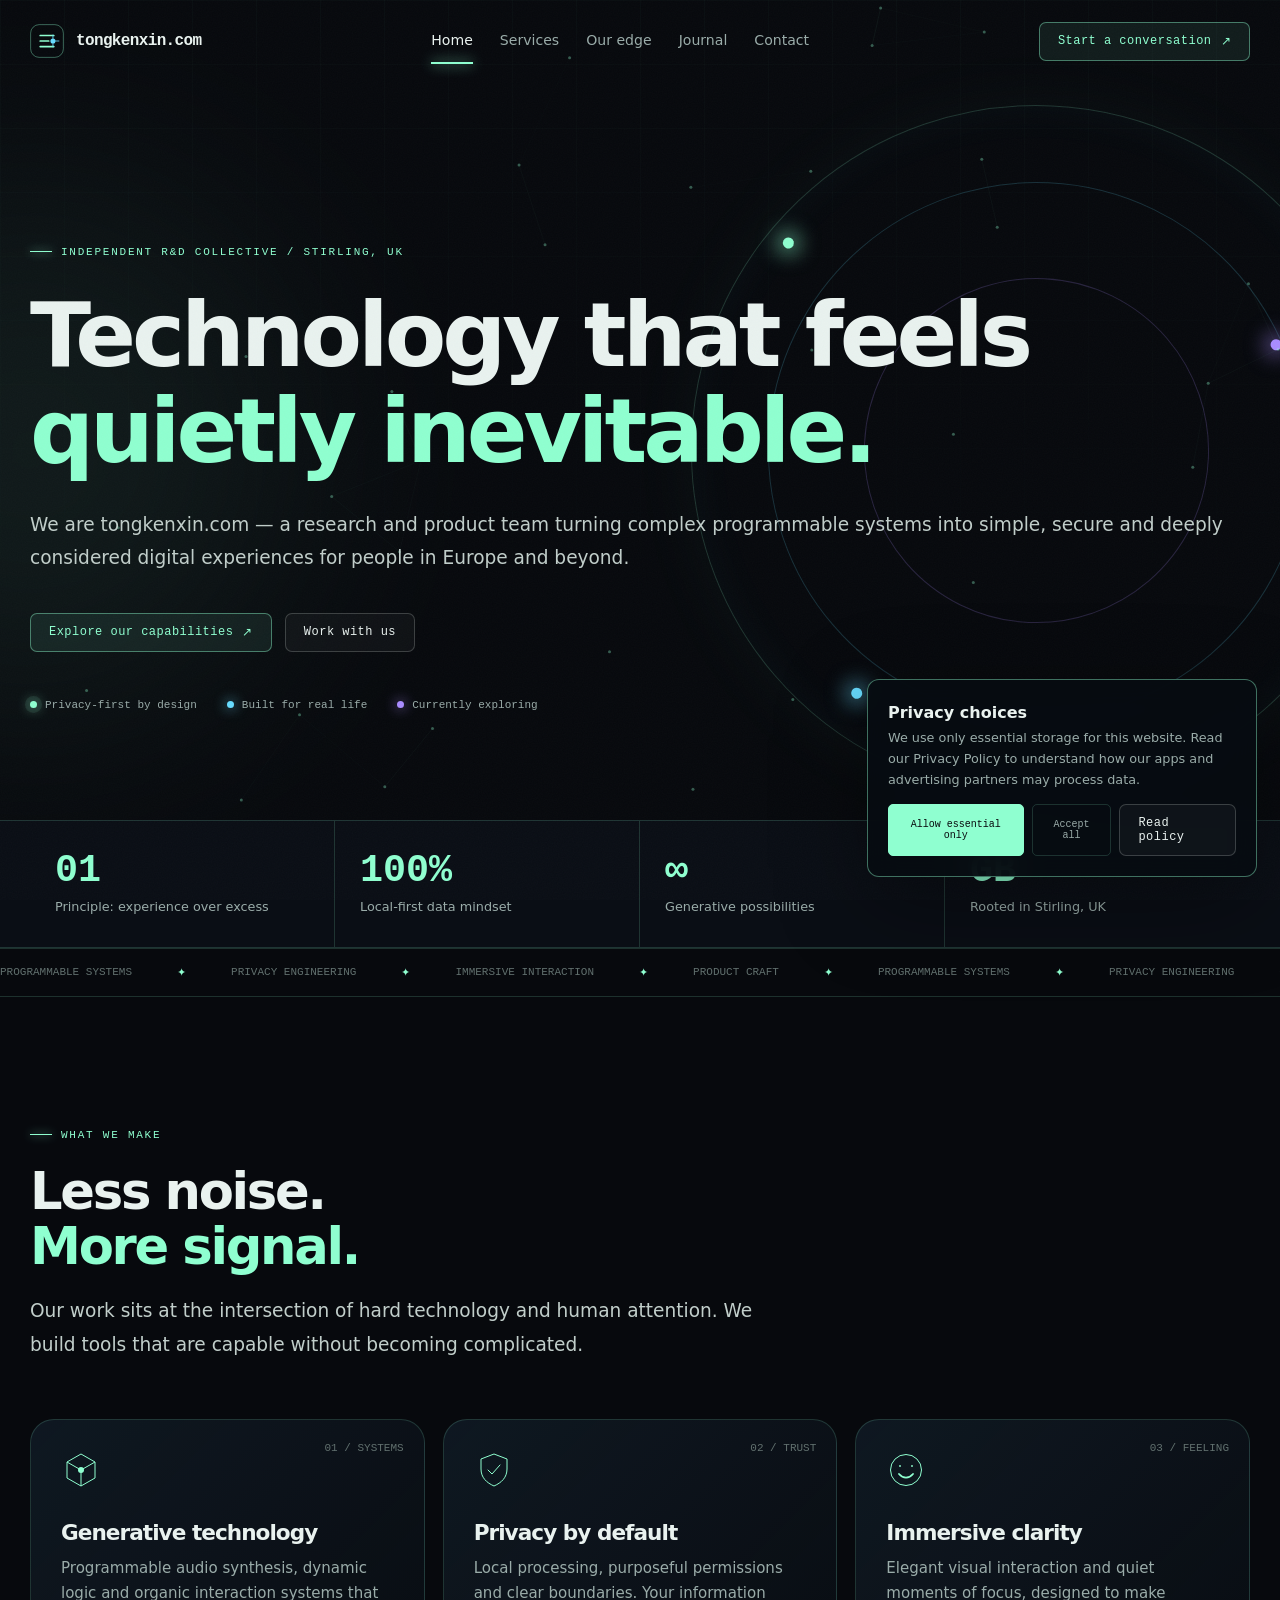
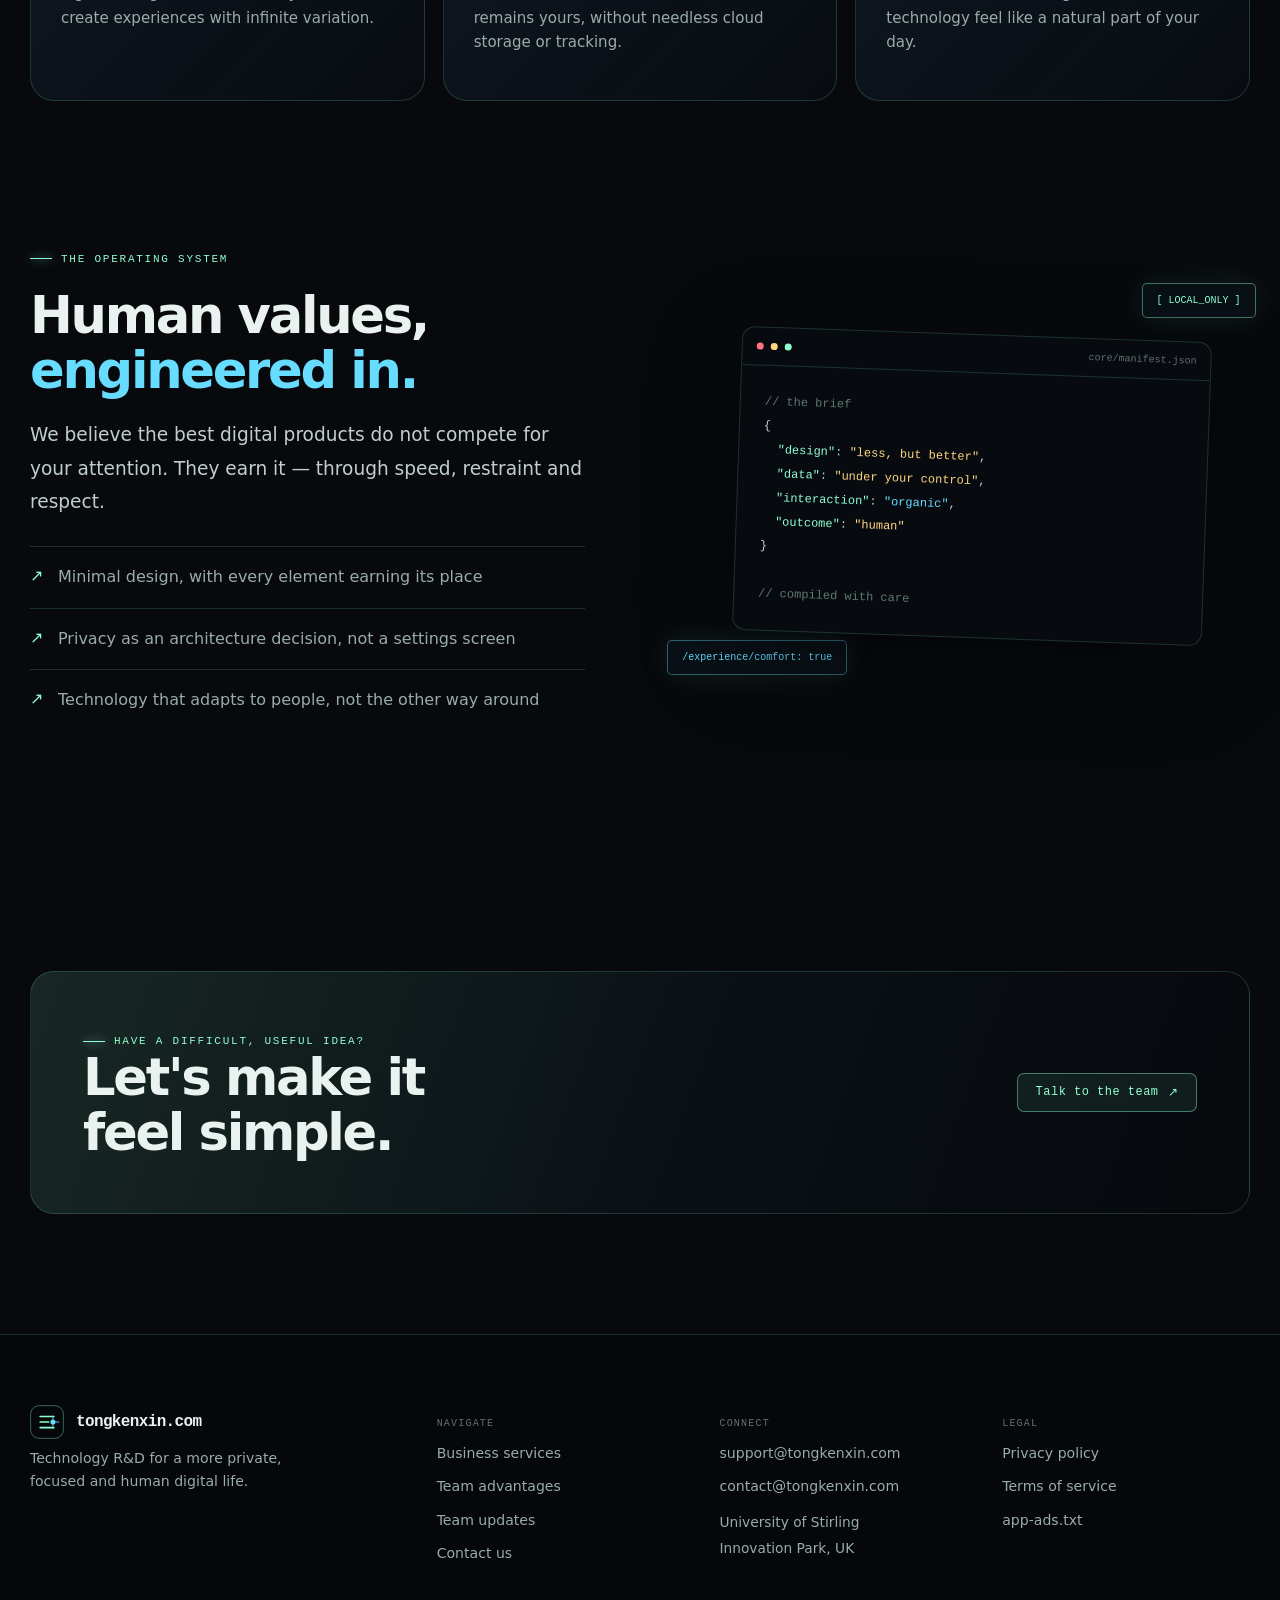
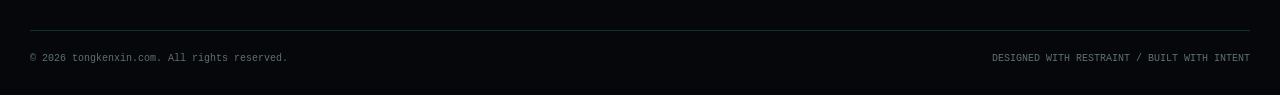
<file: index.html>
<!doctype html>
<html lang="en-GB">
<head>
  <meta charset="utf-8"><meta name="viewport" content="width=device-width, initial-scale=1">
  <title>tongkenxin.com — Technology shaped around people</title>
  <meta name="description" content="tongkenxin.com is a Stirling-based R&D team building private, purposeful digital products through generative technology and immersive interaction design.">
  <meta name="keywords" content="tongkenxin, digital products, privacy-first software, generative technology, immersive interaction, UK R&D team">
  <meta name="author" content="tongkenxin.com"><meta name="robots" content="index, follow, max-image-preview:large">
  <link rel="canonical" href="https://tongkenxin.com/"><meta property="og:type" content="website"><meta property="og:url" content="https://tongkenxin.com/"><meta property="og:title" content="tongkenxin.com — Technology shaped around people"><meta property="og:description" content="Minimal design. Privacy first. Experience above all."><meta property="og:image" content="https://tongkenxin.com/images/abstract-grid.png">
  <link rel="stylesheet" href="css/styles.css">
  <script type="application/ld+json">{"@context":"https://schema.org","@type":"Organization","name":"tongkenxin.com","url":"https://tongkenxin.com/","email":"support@tongkenxin.com","contactPoint":[{"@type":"ContactPoint","contactType":"customer support","email":"support@tongkenxin.com"},{"@type":"ContactPoint","contactType":"general enquiries","email":"contact@tongkenxin.com"}],"address":{"@type":"PostalAddress","addressCountry":"GB","addressLocality":"Stirling","streetAddress":"University of Stirling Innovation Park"},"description":"A technology R&D team combining generative systems, privacy engineering and immersive interaction design."}</script>
</head>
<body>
<header class="site-header"><div class="container nav"><a class="brand" href="index.html" aria-label="tongkenxin.com home"><img class="brand-mark" src="images/logo.svg" alt=""><span>tongkenxin.com</span></a><nav class="nav-links" aria-label="Primary navigation"><a data-page="index.html" href="index.html">Home</a><a data-page="services.html" href="services.html">Services</a><a data-page="team.html" href="team.html">Our edge</a><a data-page="journal.html" href="journal.html">Journal</a><a data-page="contact.html" href="contact.html">Contact</a></nav><a class="nav-cta" href="contact.html">Start a conversation <span>↗</span></a><button class="menu-toggle" aria-label="Open menu" aria-expanded="false"><svg width="24" height="24" viewBox="0 0 24 24" fill="none"><path d="M4 7h16M4 12h16M4 17h16" stroke="currentColor" stroke-width="1.5" stroke-linecap="round"/></svg></button></div></header>
<main>
<section class="hero"><div class="grid-bg"></div><div class="glow" style="left:-230px;top:190px"></div><div class="container hero-content"><span class="eyebrow">Independent R&D collective / Stirling, UK</span><h1>Technology that feels <span style="color:var(--mint)">quietly inevitable.</span></h1><p class="lead">We are tongkenxin.com — a research and product team turning complex programmable systems into simple, secure and deeply considered digital experiences for people in Europe and beyond.</p><div class="hero-actions"><a class="button" href="services.html">Explore our capabilities <span>↗</span></a><a class="button secondary" href="contact.html">Work with us</a></div><div class="hero-note"><span><i class="pulse"></i> Privacy-first by design</span><span><i class="pulse" style="background:var(--cyan);box-shadow:0 0 13px var(--cyan)"></i> Built for real life</span><span><i class="pulse" style="background:var(--violet);box-shadow:0 0 13px var(--violet)"></i> Currently exploring</span></div></div><div class="hero-orbit" aria-hidden="true"><i class="orbit-node"></i><i class="orbit-node"></i><i class="orbit-node"></i></div><canvas id="network-canvas" aria-hidden="true" style="position:absolute;inset:0;width:100%;height:100%;opacity:.45"></canvas></section>
<div class="stats-strip"><div class="container stats"><div class="stat"><strong>01</strong><span>Principle: experience over excess</span></div><div class="stat"><strong>100%</strong><span>Local-first data mindset</span></div><div class="stat"><strong>∞</strong><span>Generative possibilities</span></div><div class="stat"><strong>GB</strong><span>Rooted in Stirling, UK</span></div></div></div>
<div class="marquee"><div class="marquee-track"><span>PROGRAMMABLE SYSTEMS</span><b>✦</b><span>PRIVACY ENGINEERING</span><b>✦</b><span>IMMERSIVE INTERACTION</span><b>✦</b><span>PRODUCT CRAFT</span><b>✦</b><span>PROGRAMMABLE SYSTEMS</span><b>✦</b><span>PRIVACY ENGINEERING</span><b>✦</b><span>IMMERSIVE INTERACTION</span><b>✦</b><span>PRODUCT CRAFT</span><b>✦</b></div></div>
<section class="section"><div class="container"><div class="section-head reveal"><span class="eyebrow">What we make</span><h2>Less noise.<br><span style="color:var(--mint)">More signal.</span></h2><p class="lead">Our work sits at the intersection of hard technology and human attention. We build tools that are capable without becoming complicated.</p></div><div class="cards"><article class="card reveal"><span class="card-num">01 / SYSTEMS</span><svg class="card-icon" viewBox="0 0 40 40" fill="none"><path d="M20 4 34 12v16l-14 8-14-8V12L20 4Z" stroke="currentColor"/><path d="m6 12 14 8 14-8M20 20v16" stroke="currentColor"/><circle cx="20" cy="20" r="3" fill="currentColor"/></svg><h3>Generative technology</h3><p>Programmable audio synthesis, dynamic logic and organic interaction systems that create experiences with infinite variation.</p></article><article class="card reveal"><span class="card-num">02 / TRUST</span><svg class="card-icon" viewBox="0 0 40 40" fill="none"><path d="M20 4 33 9v10c0 8.5-5.5 13.7-13 17-7.5-3.3-13-8.5-13-17V9l13-5Z" stroke="currentColor"/><path d="m14 20 4 4 8-9" stroke="currentColor" stroke-linecap="round" stroke-linejoin="round"/></svg><h3>Privacy by default</h3><p>Local processing, purposeful permissions and clear boundaries. Your information remains yours, without needless cloud storage or tracking.</p></article><article class="card reveal"><span class="card-num">03 / FEELING</span><svg class="card-icon" viewBox="0 0 40 40" fill="none"><circle cx="20" cy="20" r="15.5" stroke="currentColor"/><path d="M13 24c2.1 2.4 4.4 3.6 7 3.6s4.9-1.2 7-3.6M14 16h.01M26 16h.01" stroke="currentColor" stroke-width="1.8" stroke-linecap="round"/></svg><h3>Immersive clarity</h3><p>Elegant visual interaction and quiet moments of focus, designed to make technology feel like a natural part of your day.</p></article></div></div></section>
<section class="section" style="padding-top:20px"><div class="container split"><div class="reveal"><span class="eyebrow">The operating system</span><h2>Human values,<br><span style="color:var(--cyan)">engineered in.</span></h2><p class="lead">We believe the best digital products do not compete for your attention. They earn it — through speed, restraint and respect.</p><ul class="bullet-list"><li>Minimal design, with every element earning its place</li><li>Privacy as an architecture decision, not a settings screen</li><li>Technology that adapts to people, not the other way around</li></ul></div><div class="code-visual reveal"><div class="floating-label one">[ LOCAL_ONLY ]</div><div class="floating-label two">/experience/comfort: true</div><div class="terminal"><div class="terminal-bar"><i></i><i></i><i></i><span class="terminal-title">core/manifest.json</span></div><div class="terminal-code"><span class="code-comment">// the brief</span><br>{<br>&nbsp;&nbsp;<span class="code-key">"design"</span>: <span class="code-value">"less, but better"</span>,<br>&nbsp;&nbsp;<span class="code-key">"data"</span>: <span class="code-value">"under your control"</span>,<br>&nbsp;&nbsp;<span class="code-key">"interaction"</span>: <span class="code-func">"organic"</span>,<br>&nbsp;&nbsp;<span class="code-key">"outcome"</span>: <span class="code-value">"human"</span><br>}<br><br><span class="code-comment">// compiled with care</span></div></div></div></div></section>
<section class="section"><div class="container"><div class="cta-band reveal"><div><span class="eyebrow">Have a difficult, useful idea?</span><h2>Let's make it<br>feel simple.</h2></div><a class="button" href="contact.html">Talk to the team <span>↗</span></a></div></div></section>
</main>
<div class="consent" role="dialog" aria-label="Privacy choices"><strong>Privacy choices</strong><p>We use only essential storage for this website. Read our Privacy Policy to understand how our apps and advertising partners may process data.</p><div class="consent-actions"><button data-consent="essential">Allow essential only</button><button data-consent="all">Accept all</button><a class="button secondary" href="privacy.html">Read policy</a></div></div>
<footer class="site-footer"><div class="container footer-grid"><div class="footer-brand"><a class="brand" href="index.html"><img class="brand-mark" src="images/logo.svg" alt=""><span>tongkenxin.com</span></a><p>Technology R&D for a more private, focused and human digital life.</p></div><div class="footer-col"><h4>Navigate</h4><a href="services.html">Business services</a><a href="team.html">Team advantages</a><a href="journal.html">Team updates</a><a href="contact.html">Contact us</a></div><div class="footer-col"><h4>Connect</h4><a href="mailto:support@tongkenxin.com">support@tongkenxin.com</a><a href="mailto:contact@tongkenxin.com">contact@tongkenxin.com</a><span class="small">University of Stirling<br>Innovation Park, UK</span></div><div class="footer-col"><h4>Legal</h4><a href="privacy.html">Privacy policy</a><a href="terms.html">Terms of service</a><a href="app-ads.txt">app-ads.txt</a></div></div><div class="container footer-bottom"><span>© <span data-year>2026</span> tongkenxin.com. All rights reserved.</span><span>DESIGNED WITH RESTRAINT / BUILT WITH INTENT</span></div></footer>
<script src="js/main.js" defer></script>
</body></html>
</file>
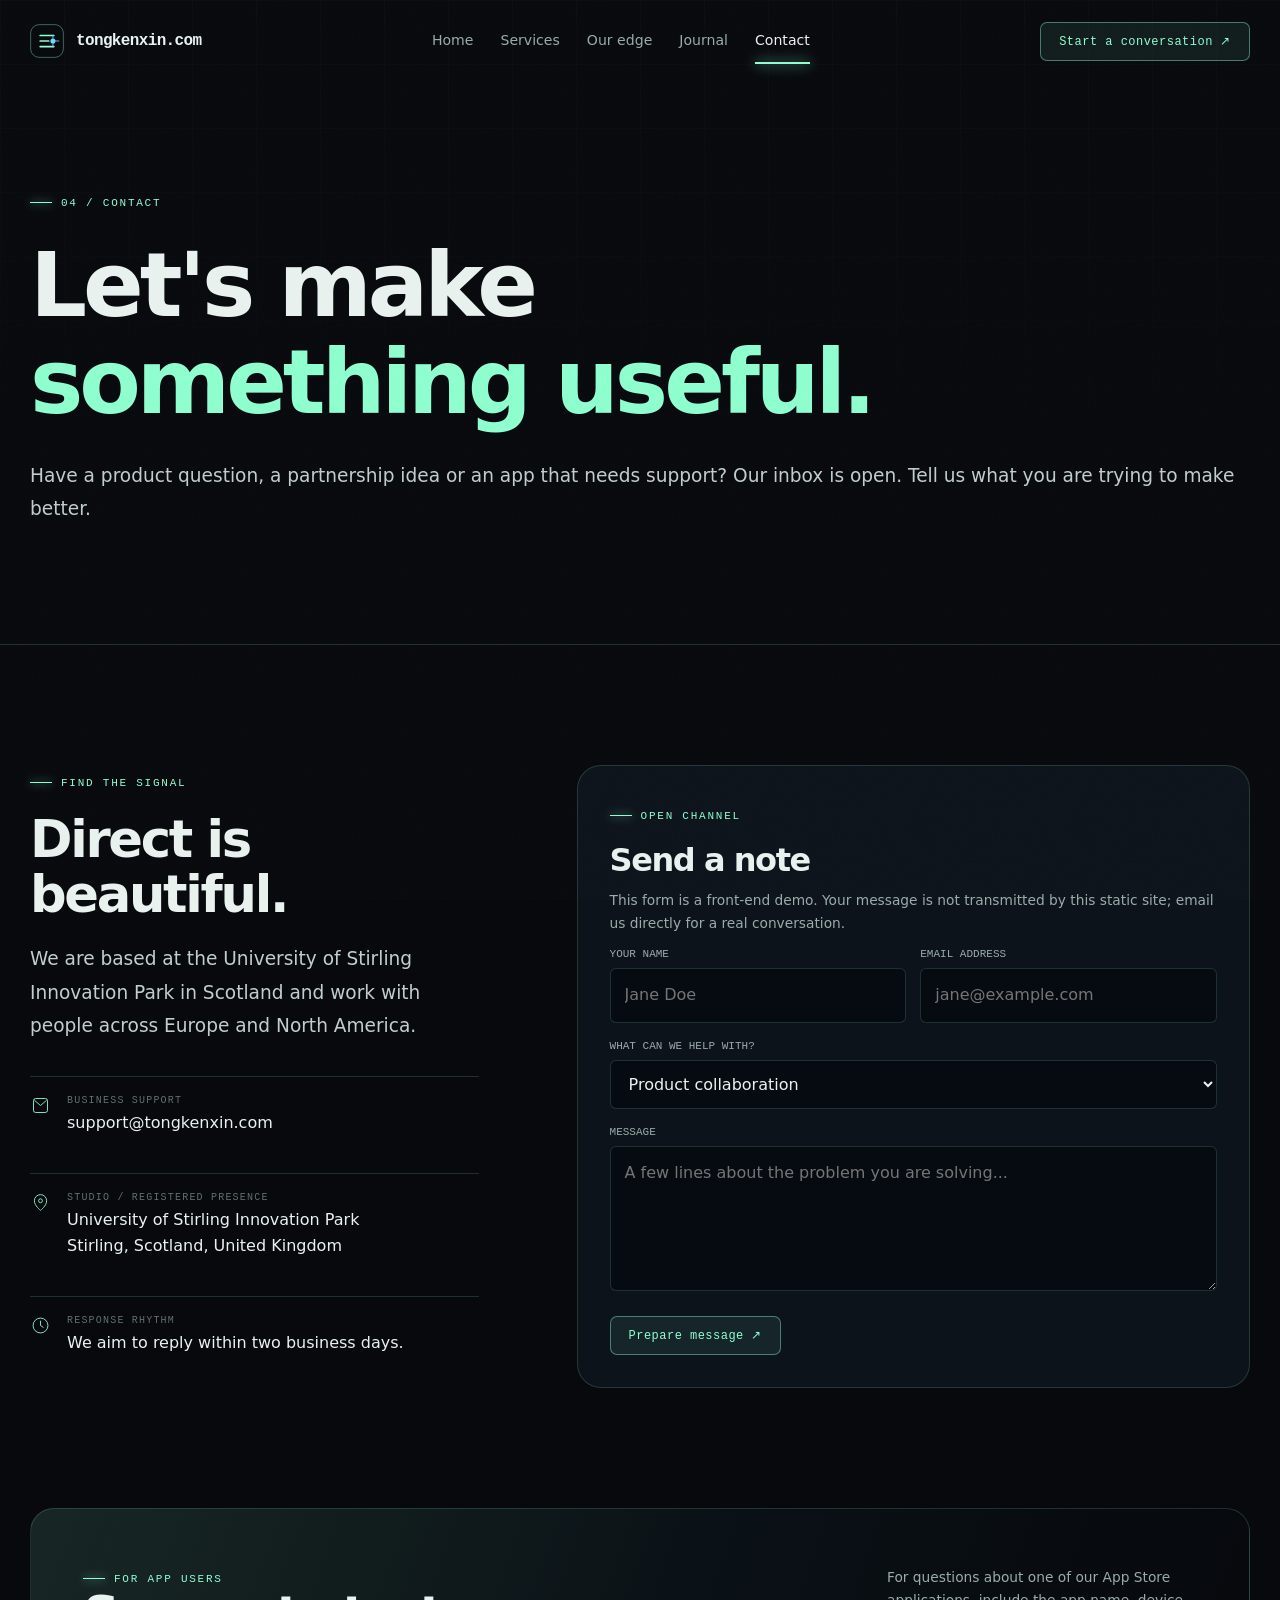
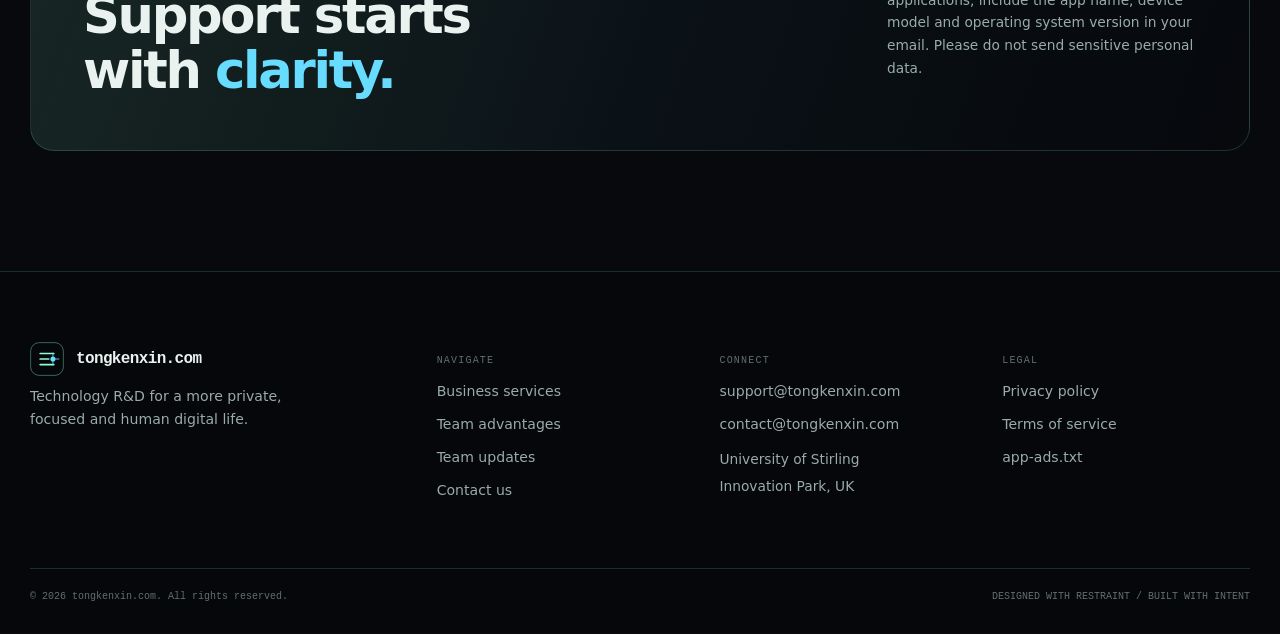
<file: contact.html>
<!doctype html><html lang="en-GB"><head><meta charset="utf-8"><meta name="viewport" content="width=device-width, initial-scale=1"><title>Contact us — tongkenxin.com</title><meta name="description" content="Contact the tongkenxin.com team in Stirling, UK. Email support@tongkenxin.com for support or contact@tongkenxin.com for general enquiries."><meta name="robots" content="index, follow"><link rel="canonical" href="https://tongkenxin.com/contact.html"><meta property="og:title" content="Contact us — tongkenxin.com"><meta property="og:description" content="Start a conversation with our Stirling-based technology R&D team."><link rel="stylesheet" href="css/styles.css"><script type="application/ld+json">{"@context":"https://schema.org","@type":"ContactPage","name":"Contact tongkenxin.com","mainEntity":{"@type":"Organization","name":"tongkenxin.com","email":"contact@tongkenxin.com","address":{"@type":"PostalAddress","addressLocality":"Stirling","addressCountry":"GB","streetAddress":"University of Stirling Innovation Park"}}}</script></head><body><header class="site-header"><div class="container nav"><a class="brand" href="index.html"><img class="brand-mark" src="images/logo.svg" alt=""><span>tongkenxin.com</span></a><nav class="nav-links" aria-label="Primary navigation"><a data-page="index.html" href="index.html">Home</a><a data-page="services.html" href="services.html">Services</a><a data-page="team.html" href="team.html">Our edge</a><a data-page="journal.html" href="journal.html">Journal</a><a data-page="contact.html" href="contact.html">Contact</a></nav><a class="nav-cta" href="contact.html">Start a conversation ↗</a><button class="menu-toggle" aria-label="Open menu" aria-expanded="false"><svg width="24" height="24" viewBox="0 0 24 24" fill="none"><path d="M4 7h16M4 12h16M4 17h16" stroke="currentColor" stroke-width="1.5" stroke-linecap="round"/></svg></button></div></header><main><section class="page-hero contact-hero"><div class="grid-bg"></div><div class="container"><span class="eyebrow">04 / Contact</span><h1>Let's make<br><span style="color:var(--mint)">something useful.</span></h1><p class="lead">Have a product question, a partnership idea or an app that needs support? Our inbox is open. Tell us what you are trying to make better.</p></div></section><section class="section"><div class="container contact-layout"><div class="reveal"><span class="eyebrow">Find the signal</span><h2>Direct is<br>beautiful.</h2><p class="lead">We are based at the University of Stirling Innovation Park in Scotland and work with people across Europe and North America.</p><div class="contact-list"><div class="contact-item"><svg viewBox="0 0 24 24" fill="none"><path d="M4 6.5A2.5 2.5 0 0 1 6.5 4h11A2.5 2.5 0 0 1 20 6.5v11a2.5 2.5 0 0 1-2.5 2.5h-11A2.5 2.5 0 0 1 4 17.5v-11Z" stroke="currentColor"/><path d="m5 6 7 6 7-6" stroke="currentColor"/></svg><div><small>Business support</small><a href="mailto:support@tongkenxin.com">support@tongkenxin.com</a></div></div><div class="contact-item"><svg viewBox="0 0 24 24" fill="none"><path d="M12 21s7-5.2 7-11a7 7 0 1 0-14 0c0 5.8 7 11 7 11Z" stroke="currentColor"/><circle cx="12" cy="10" r="2.2" stroke="currentColor"/></svg><div><small>Studio / registered presence</small><address>University of Stirling Innovation Park<br>Stirling, Scotland, United Kingdom</address></div></div><div class="contact-item"><svg viewBox="0 0 24 24" fill="none"><circle cx="12" cy="12" r="8.5" stroke="currentColor"/><path d="M12 7v5l3 2" stroke="currentColor" stroke-linecap="round"/></svg><div><small>Response rhythm</small><span>We aim to reply within two business days.</span></div></div></div></div><div class="form-shell reveal"><span class="eyebrow">Open channel</span><h3 style="font-size:2rem;margin-top:18px">Send a note</h3><p class="small">This form is a front-end demo. Your message is not transmitted by this static site; email us directly for a real conversation.</p><form id="contact-form" novalidate><div class="form-row"><div class="field"><label for="name">YOUR NAME</label><input id="name" name="name" autocomplete="name" required placeholder="Jane Doe"></div><div class="field"><label for="email">EMAIL ADDRESS</label><input id="email" type="email" name="email" autocomplete="email" required placeholder="jane@example.com"></div></div><div class="field"><label for="topic">WHAT CAN WE HELP WITH?</label><select id="topic" name="topic"><option>Product collaboration</option><option>App support</option><option>Privacy question</option><option>Partnership</option><option>Something else</option></select></div><div class="field"><label for="message">MESSAGE</label><textarea id="message" name="message" required placeholder="A few lines about the problem you are solving..."></textarea></div><button class="button" type="submit">Prepare message ↗</button><div class="form-status" role="status"></div></form></div></div></section><section class="section" style="padding-top:0"><div class="container"><div class="cta-band reveal"><div><span class="eyebrow">For app users</span><h2>Support starts<br>with <span style="color:var(--cyan)">clarity.</span></h2></div><p class="small" style="max-width:310px">For questions about one of our App Store applications, include the app name, device model and operating system version in your email. Please do not send sensitive personal data.</p></div></div></section></main><footer class="site-footer"><div class="container footer-grid"><div class="footer-brand"><a class="brand" href="index.html"><img class="brand-mark" src="images/logo.svg" alt=""><span>tongkenxin.com</span></a><p>Technology R&D for a more private, focused and human digital life.</p></div><div class="footer-col"><h4>Navigate</h4><a href="services.html">Business services</a><a href="team.html">Team advantages</a><a href="journal.html">Team updates</a><a href="contact.html">Contact us</a></div><div class="footer-col"><h4>Connect</h4><a href="mailto:support@tongkenxin.com">support@tongkenxin.com</a><a href="mailto:contact@tongkenxin.com">contact@tongkenxin.com</a><span class="small">University of Stirling<br>Innovation Park, UK</span></div><div class="footer-col"><h4>Legal</h4><a href="privacy.html">Privacy policy</a><a href="terms.html">Terms of service</a><a href="app-ads.txt">app-ads.txt</a></div></div><div class="container footer-bottom"><span>© <span data-year>2026</span> tongkenxin.com. All rights reserved.</span><span>DESIGNED WITH RESTRAINT / BUILT WITH INTENT</span></div></footer><script src="js/main.js" defer></script></body></html>
</file>
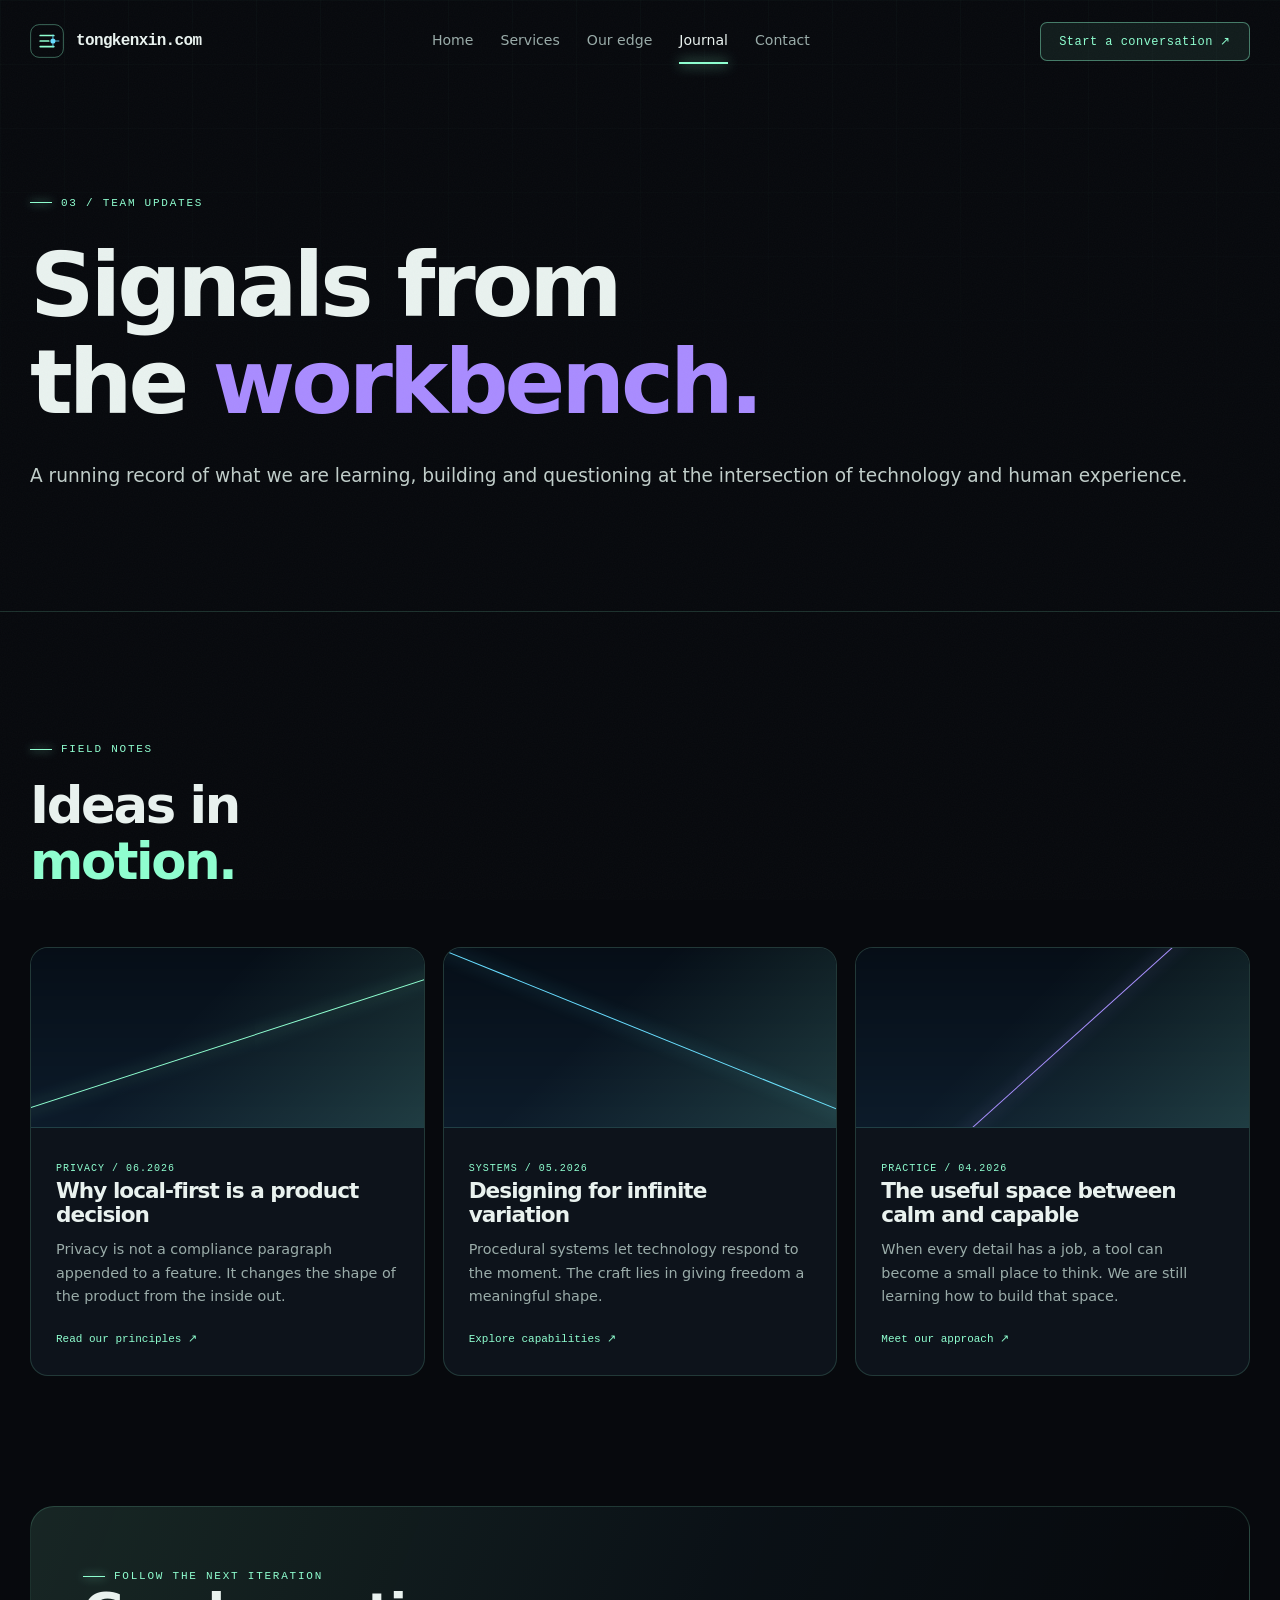
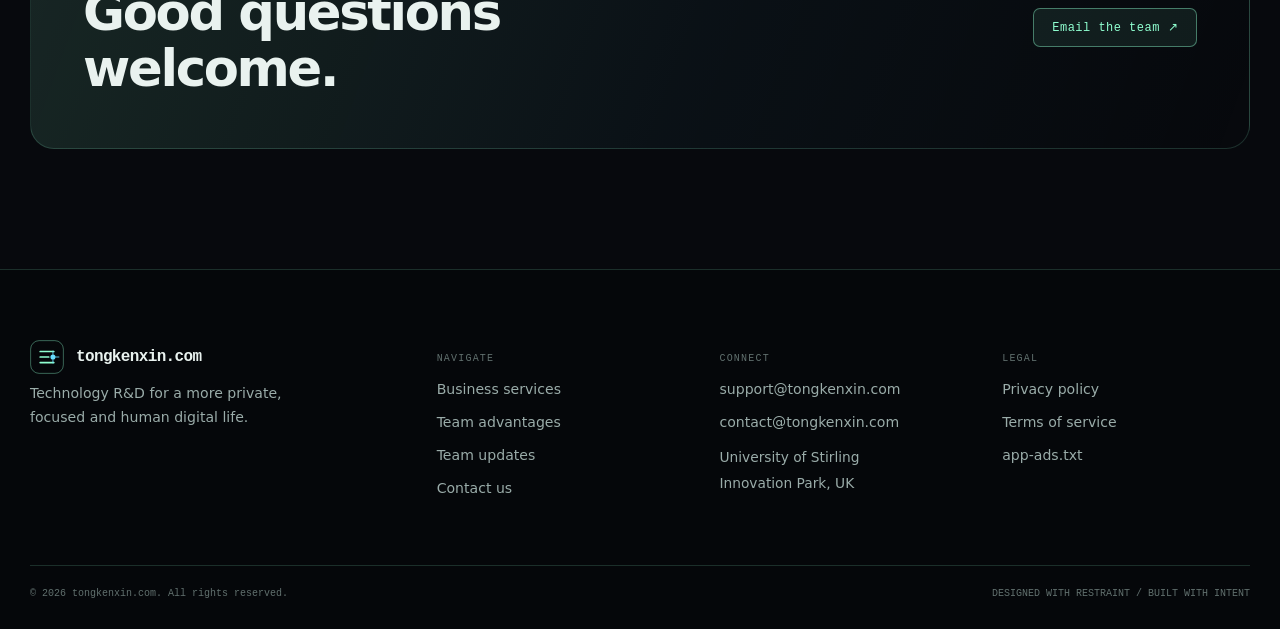
<file: journal.html>
<!doctype html><html lang="en-GB"><head><meta charset="utf-8"><meta name="viewport" content="width=device-width, initial-scale=1"><title>Journal — tongkenxin.com</title><meta name="description" content="Updates and field notes from tongkenxin.com on privacy-first apps, procedural technology and human-centred product design."><meta name="robots" content="index, follow"><link rel="canonical" href="https://tongkenxin.com/journal.html"><meta property="og:title" content="Journal — tongkenxin.com"><meta property="og:description" content="Notes from the workbench: technology, privacy and human experience."><link rel="stylesheet" href="css/styles.css"><script type="application/ld+json">{"@context":"https://schema.org","@type":"Blog","name":"tongkenxin.com Journal","url":"https://tongkenxin.com/journal.html","publisher":{"@type":"Organization","name":"tongkenxin.com"}}</script></head><body><header class="site-header"><div class="container nav"><a class="brand" href="index.html"><img class="brand-mark" src="images/logo.svg" alt=""><span>tongkenxin.com</span></a><nav class="nav-links" aria-label="Primary navigation"><a data-page="index.html" href="index.html">Home</a><a data-page="services.html" href="services.html">Services</a><a data-page="team.html" href="team.html">Our edge</a><a data-page="journal.html" href="journal.html">Journal</a><a data-page="contact.html" href="contact.html">Contact</a></nav><a class="nav-cta" href="contact.html">Start a conversation ↗</a><button class="menu-toggle" aria-label="Open menu" aria-expanded="false"><svg width="24" height="24" viewBox="0 0 24 24" fill="none"><path d="M4 7h16M4 12h16M4 17h16" stroke="currentColor" stroke-width="1.5" stroke-linecap="round"/></svg></button></div></header><main><section class="page-hero"><div class="grid-bg"></div><div class="container"><span class="eyebrow">03 / Team updates</span><h1>Signals from<br>the <span style="color:var(--violet)">workbench.</span></h1><p class="lead">A running record of what we are learning, building and questioning at the intersection of technology and human experience.</p></div></section><section class="section"><div class="container"><div class="section-head reveal"><span class="eyebrow">Field notes</span><h2>Ideas in<br><span style="color:var(--mint)">motion.</span></h2></div><div class="article-grid"><article class="article-card reveal"><div class="article-art"><span class="art-line"></span></div><div class="article-content"><span class="article-meta">Privacy / 06.2026</span><h3>Why local-first is a product decision</h3><p>Privacy is not a compliance paragraph appended to a feature. It changes the shape of the product from the inside out.</p><a class="read-more" href="privacy.html">Read our principles ↗</a></div></article><article class="article-card reveal"><div class="article-art"><span class="art-line" style="background:var(--cyan);box-shadow:0 0 16px var(--cyan);transform:rotate(22deg)"></span></div><div class="article-content"><span class="article-meta">Systems / 05.2026</span><h3>Designing for infinite variation</h3><p>Procedural systems let technology respond to the moment. The craft lies in giving freedom a meaningful shape.</p><a class="read-more" href="services.html">Explore capabilities ↗</a></div></article><article class="article-card reveal"><div class="article-art"><span class="art-line" style="background:var(--violet);box-shadow:0 0 16px var(--violet);transform:rotate(-42deg)"></span></div><div class="article-content"><span class="article-meta">Practice / 04.2026</span><h3>The useful space between calm and capable</h3><p>When every detail has a job, a tool can become a small place to think. We are still learning how to build that space.</p><a class="read-more" href="team.html">Meet our approach ↗</a></div></article></div></div></section><section class="section" style="padding-top:10px"><div class="container"><div class="cta-band reveal"><div><span class="eyebrow">Follow the next iteration</span><h2>Good questions<br>welcome.</h2></div><a class="button" href="mailto:contact@tongkenxin.com">Email the team ↗</a></div></div></section></main><footer class="site-footer"><div class="container footer-grid"><div class="footer-brand"><a class="brand" href="index.html"><img class="brand-mark" src="images/logo.svg" alt=""><span>tongkenxin.com</span></a><p>Technology R&D for a more private, focused and human digital life.</p></div><div class="footer-col"><h4>Navigate</h4><a href="services.html">Business services</a><a href="team.html">Team advantages</a><a href="journal.html">Team updates</a><a href="contact.html">Contact us</a></div><div class="footer-col"><h4>Connect</h4><a href="mailto:support@tongkenxin.com">support@tongkenxin.com</a><a href="mailto:contact@tongkenxin.com">contact@tongkenxin.com</a><span class="small">University of Stirling<br>Innovation Park, UK</span></div><div class="footer-col"><h4>Legal</h4><a href="privacy.html">Privacy policy</a><a href="terms.html">Terms of service</a><a href="app-ads.txt">app-ads.txt</a></div></div><div class="container footer-bottom"><span>© <span data-year>2026</span> tongkenxin.com. All rights reserved.</span><span>DESIGNED WITH RESTRAINT / BUILT WITH INTENT</span></div></footer><script src="js/main.js" defer></script></body></html>
</file>
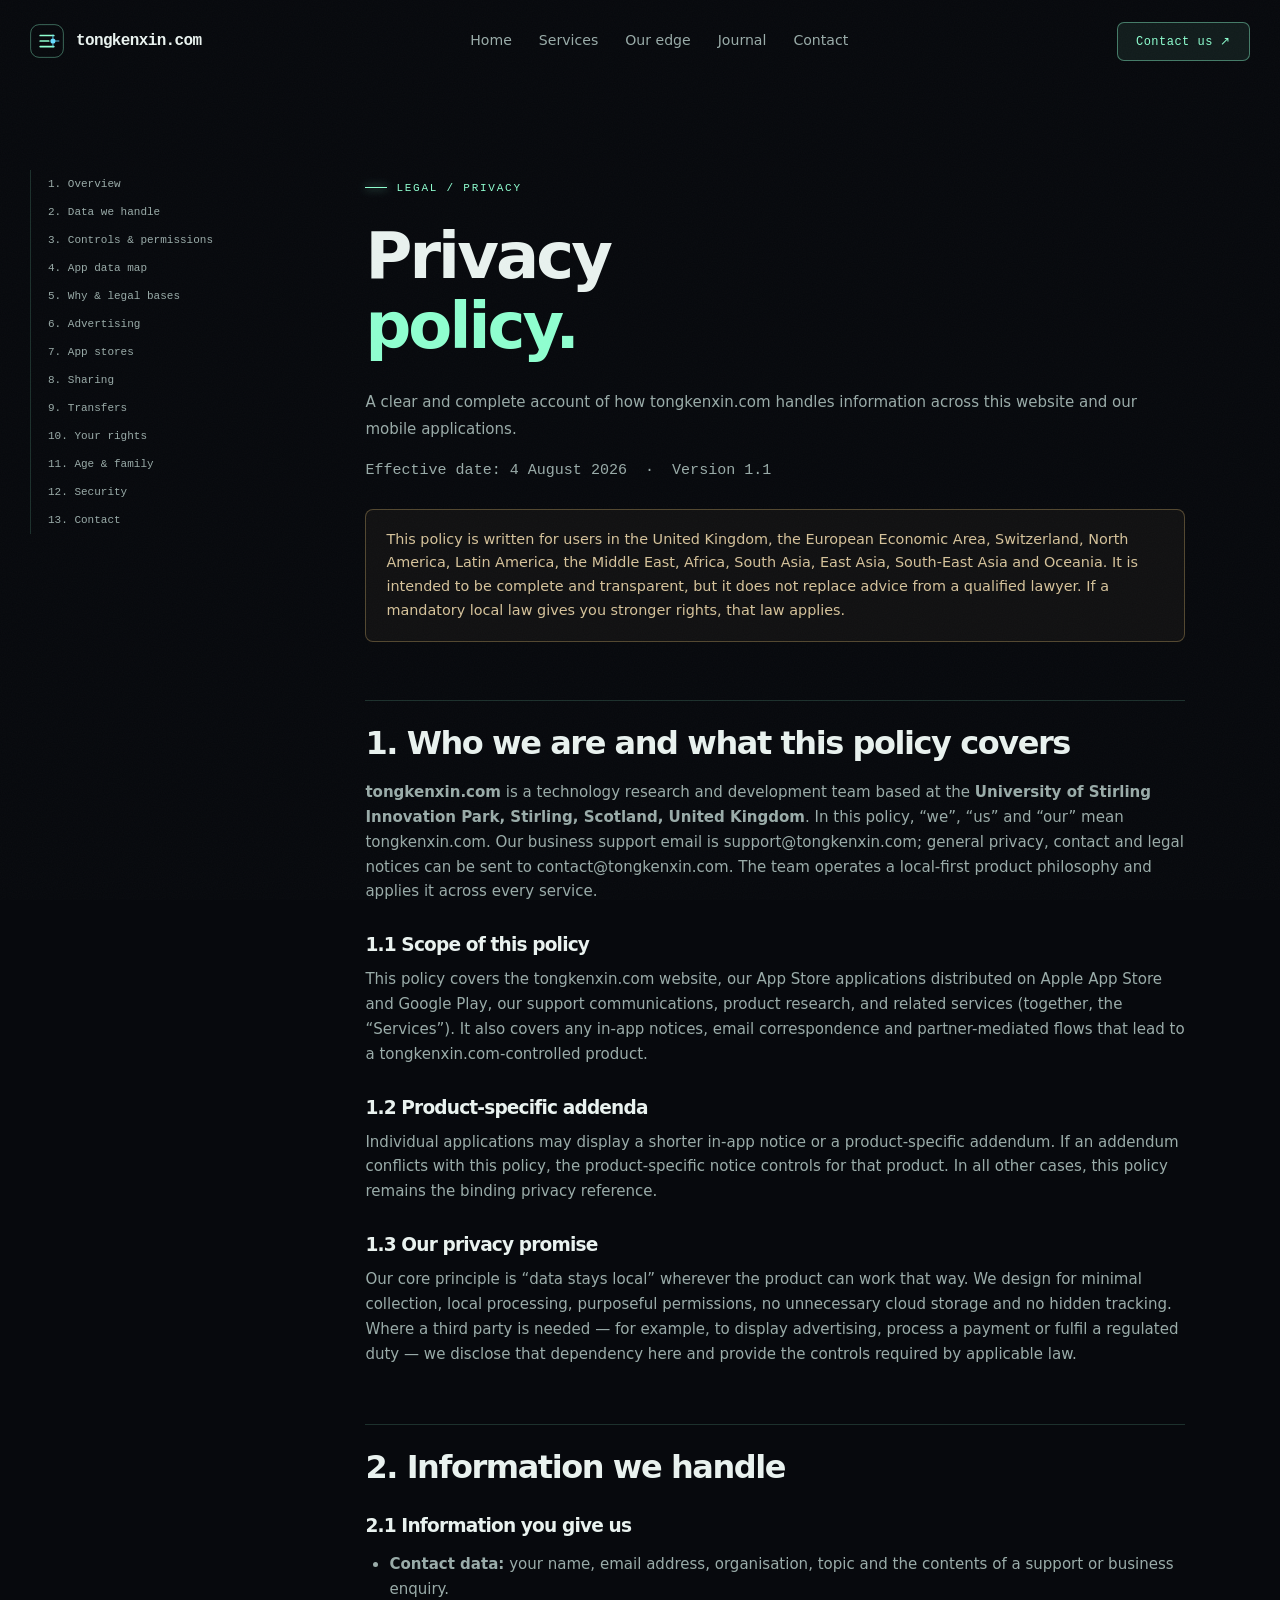
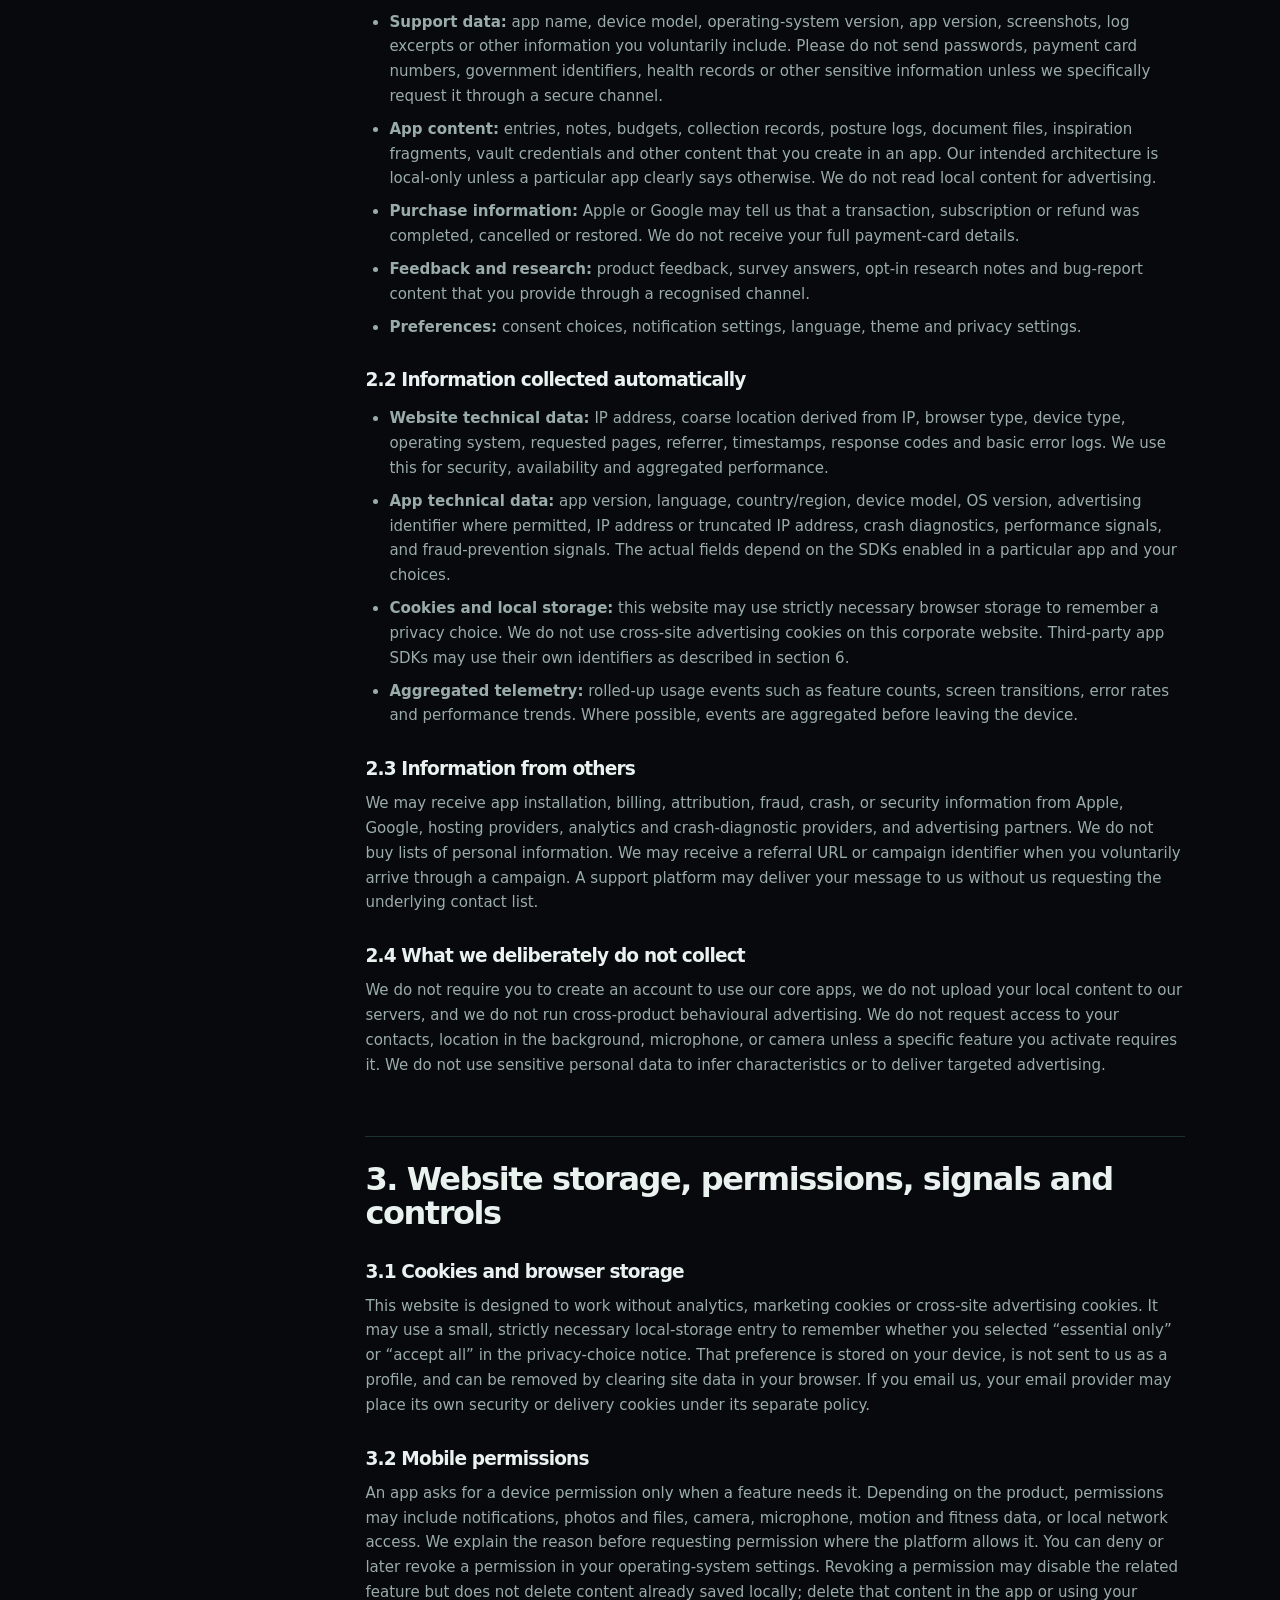
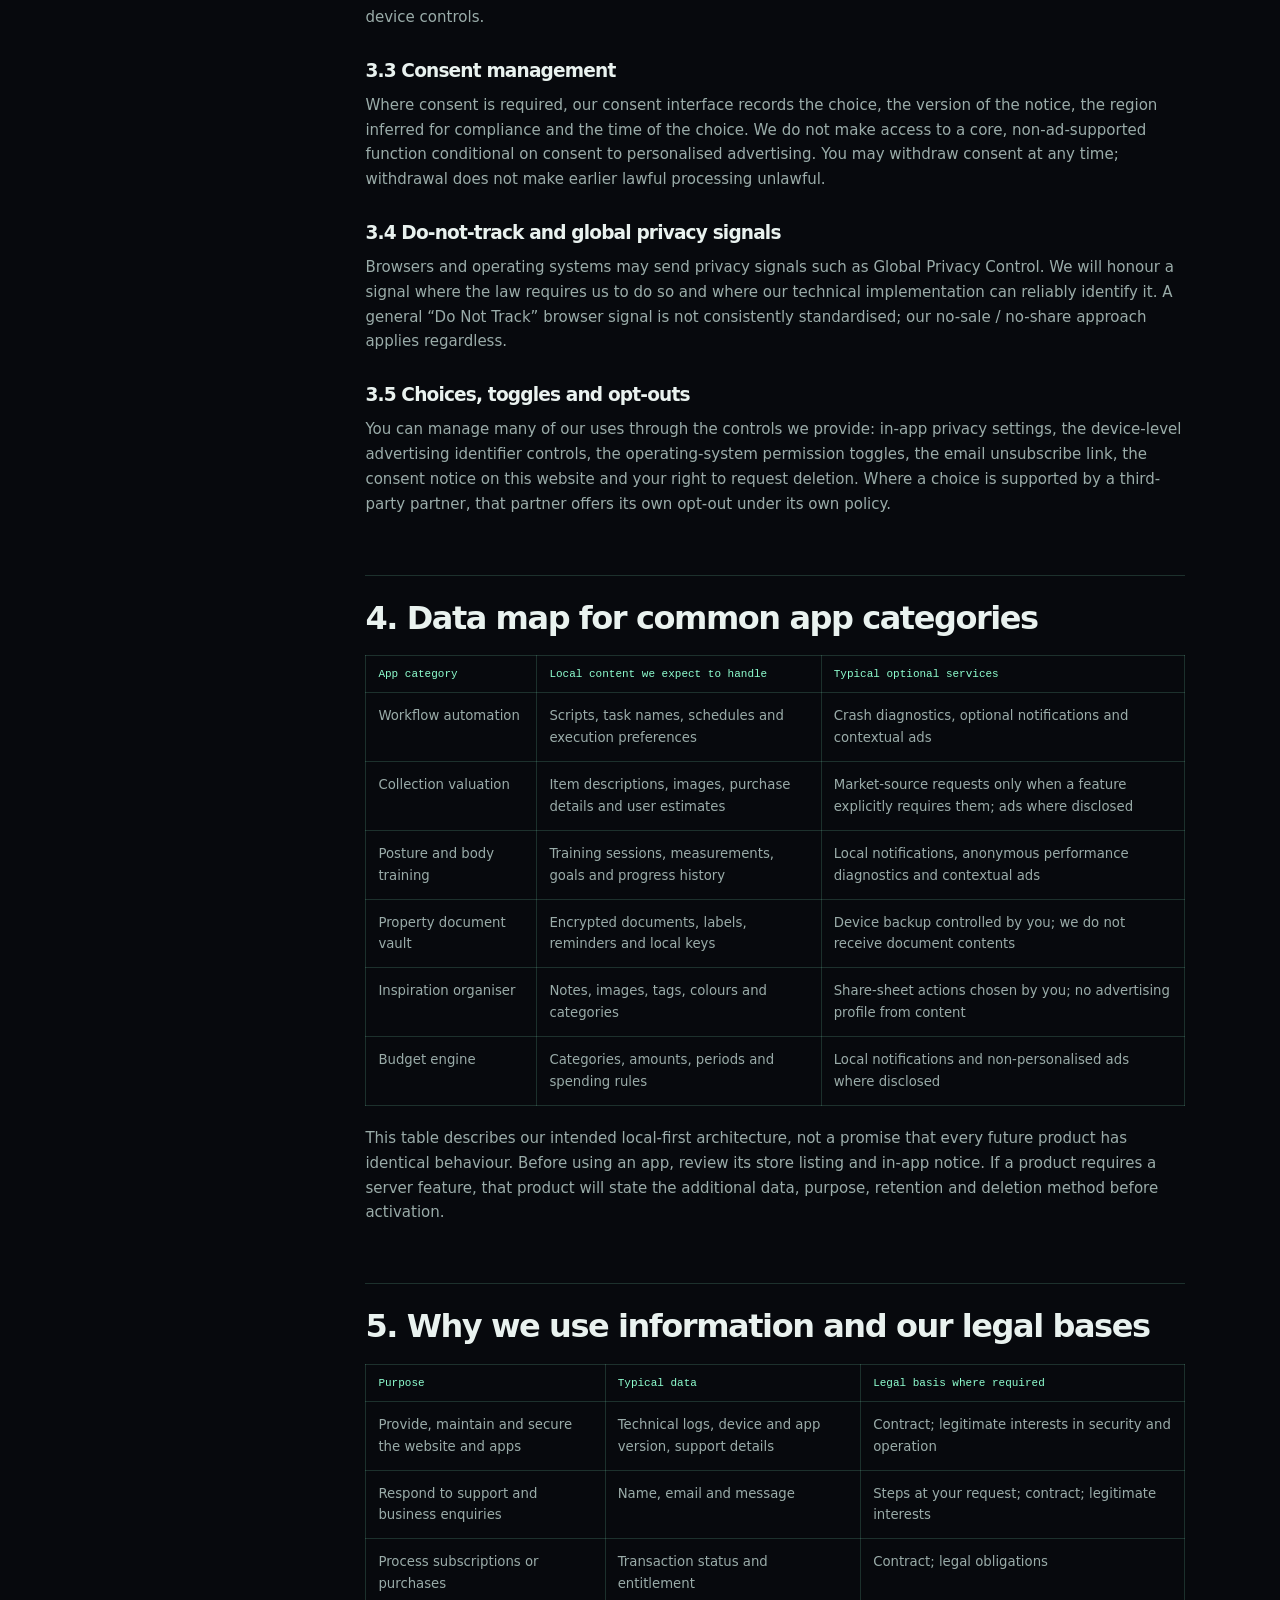
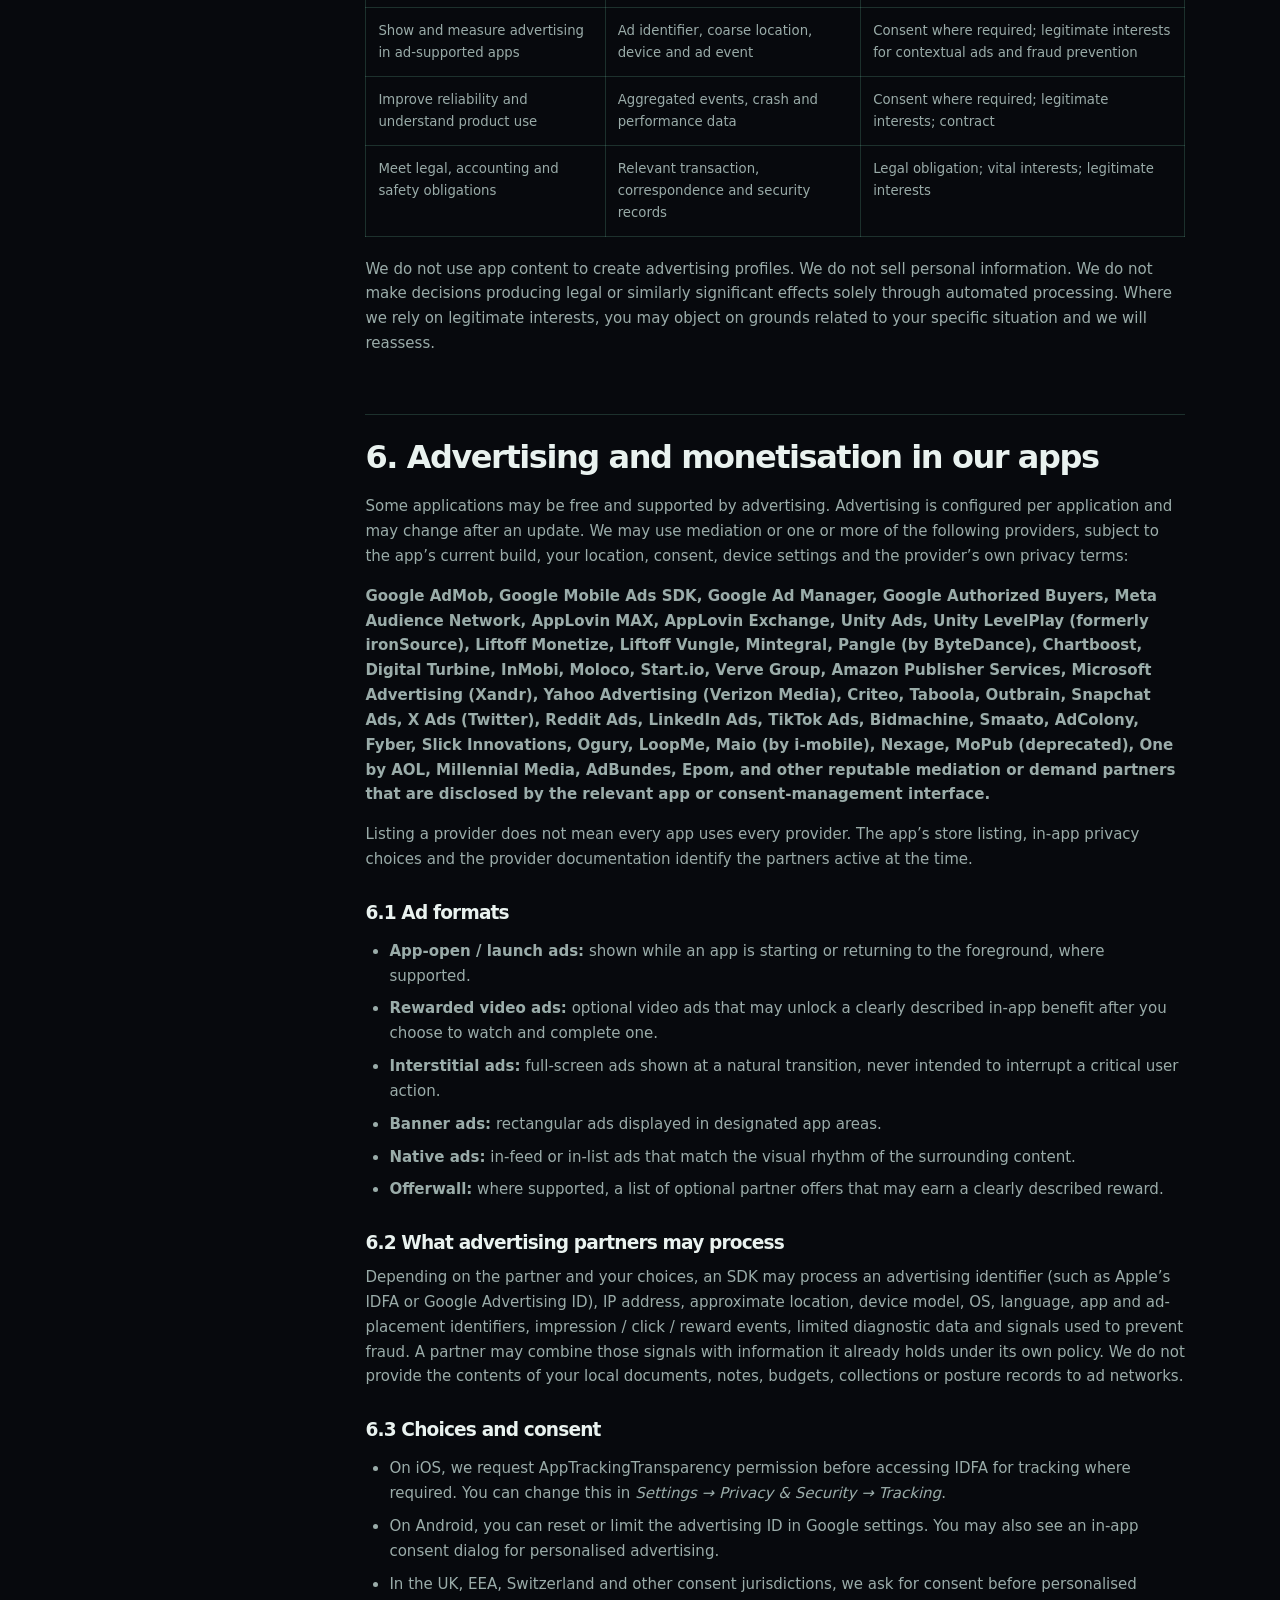
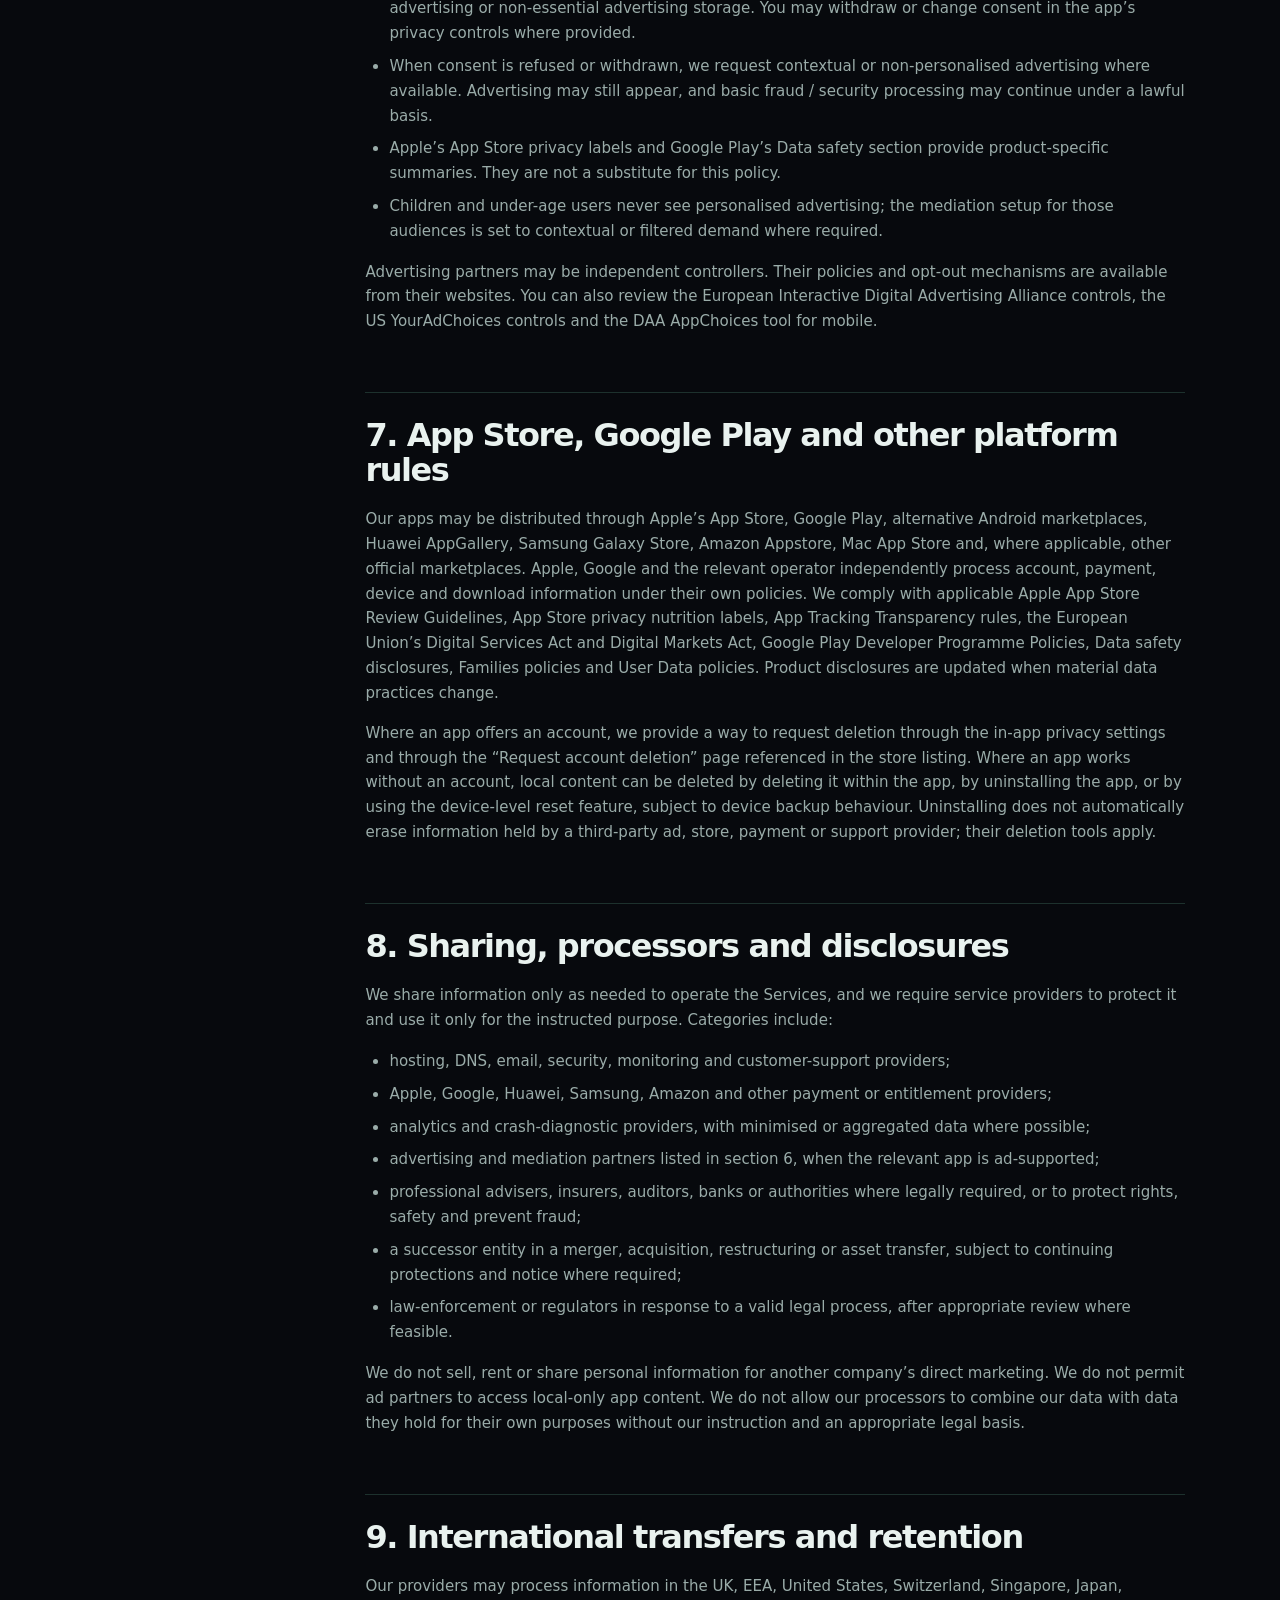
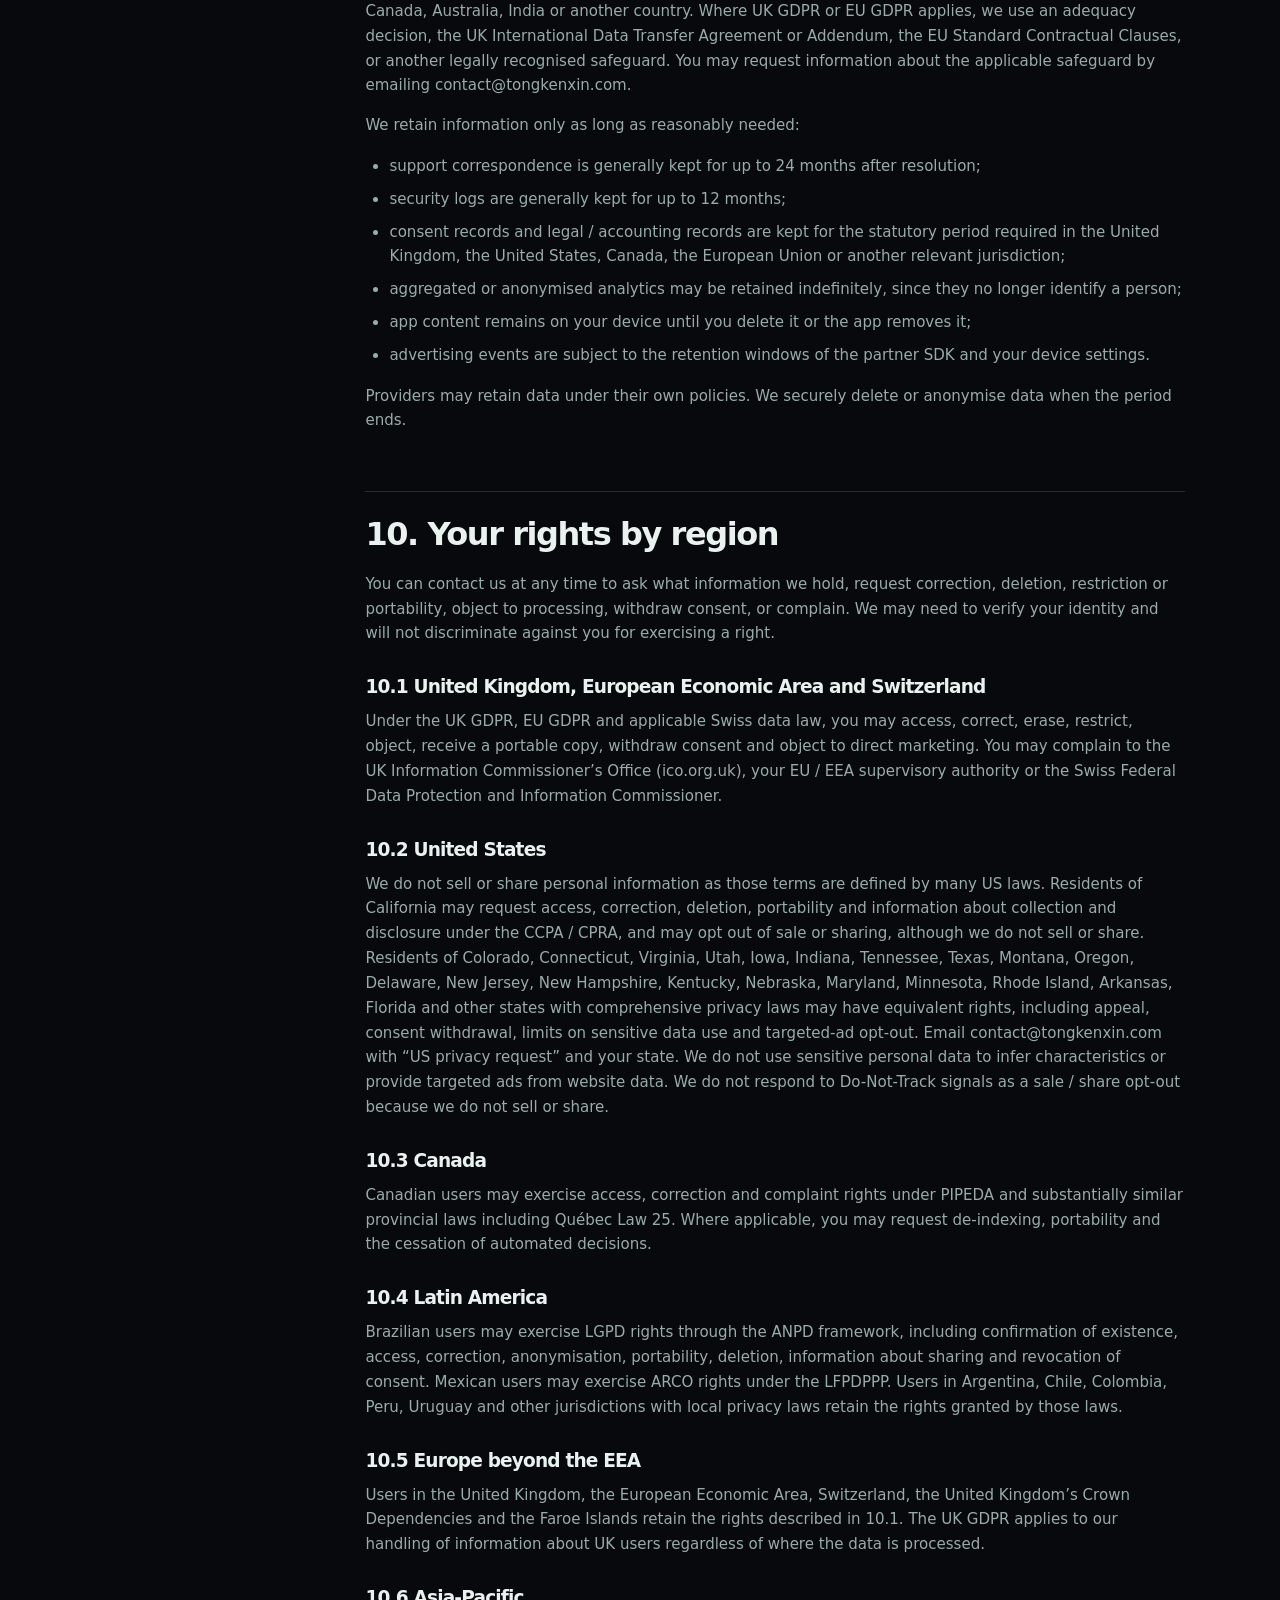
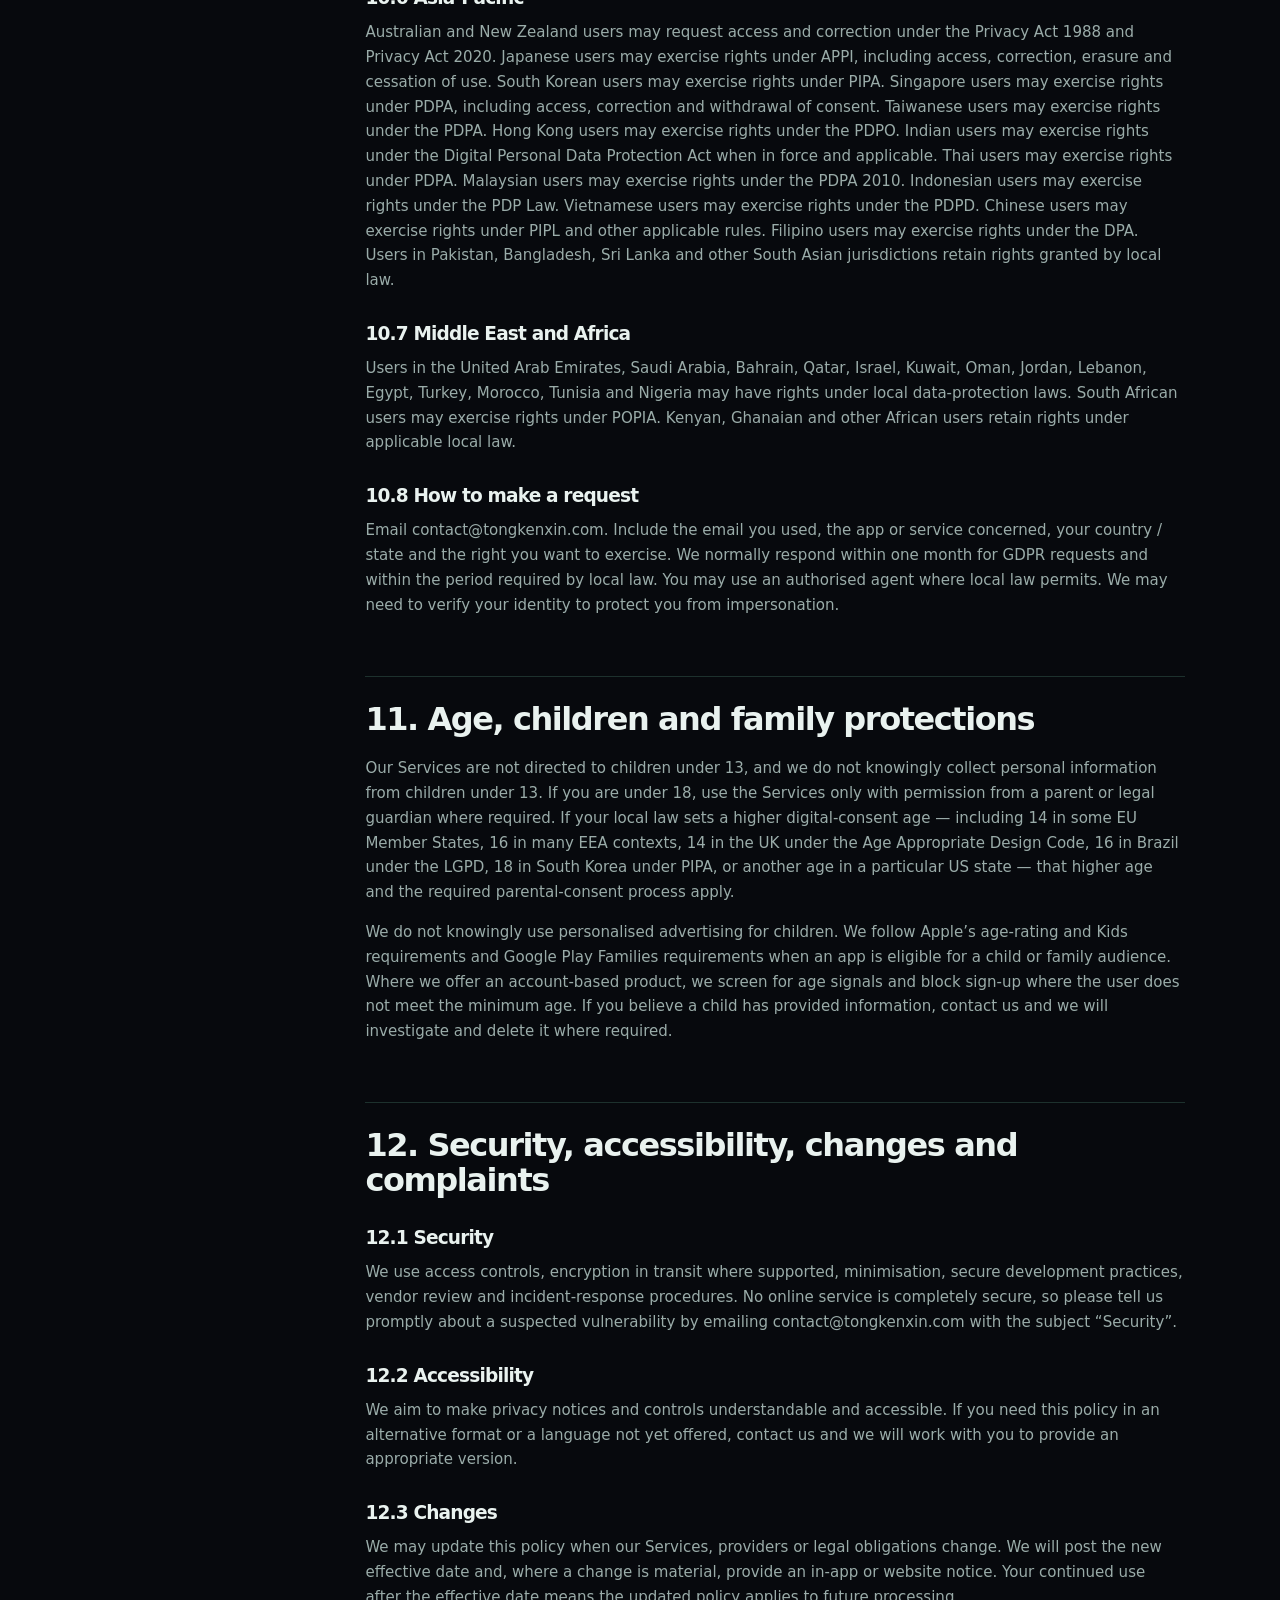
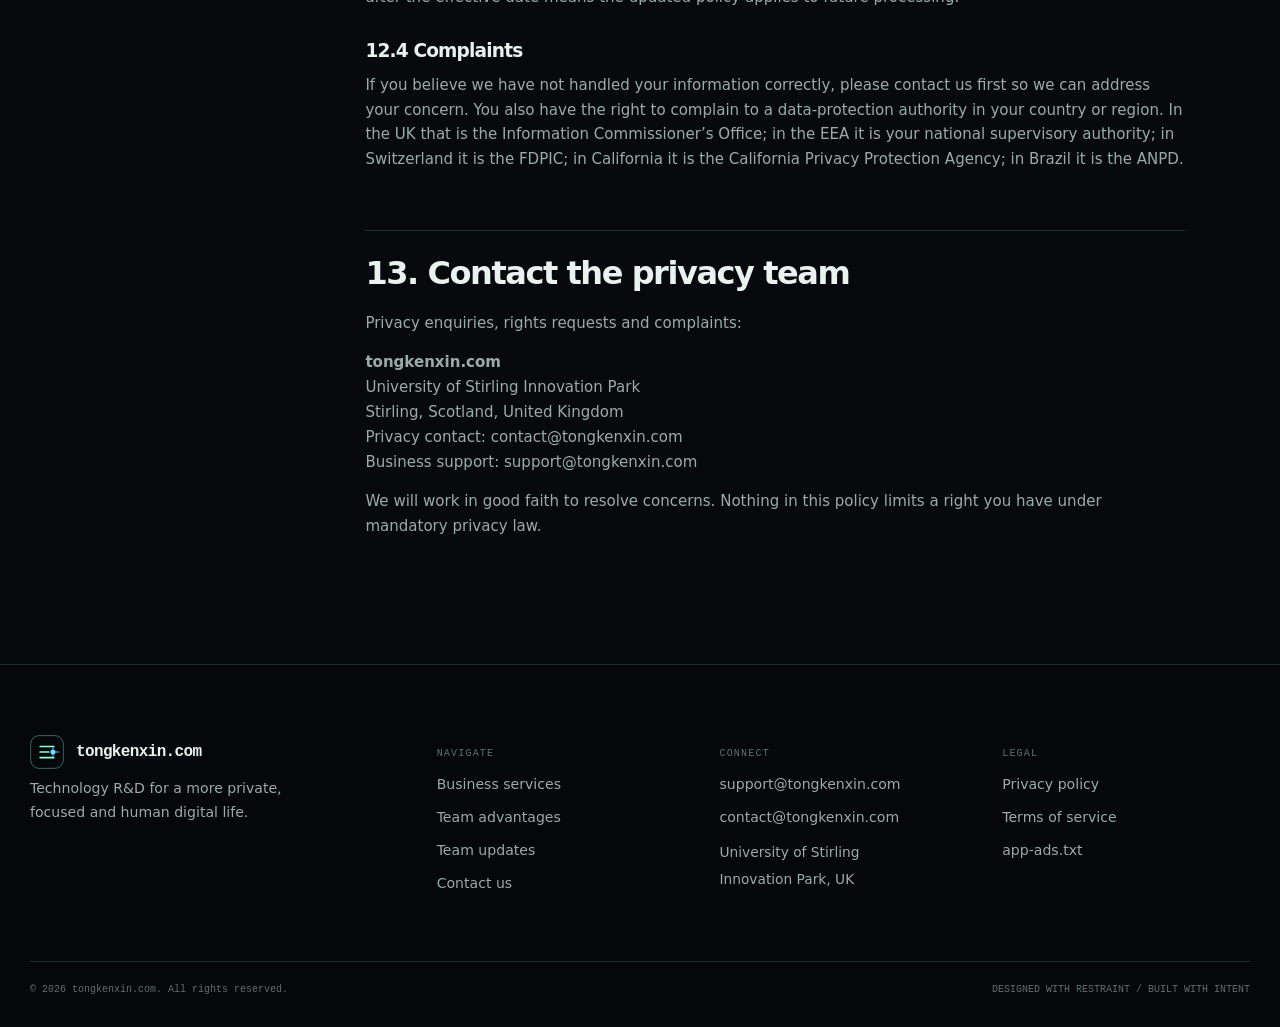
<file: privacy.html>
<!doctype html><html lang="en-GB"><head><meta charset="utf-8"><meta name="viewport" content="width=device-width, initial-scale=1"><title>Privacy policy — tongkenxin.com</title><meta name="description" content="The complete privacy policy for tongkenxin.com, its website and App Store applications, including advertising, international rights and age protections."><meta name="robots" content="index, follow"><link rel="canonical" href="https://tongkenxin.com/privacy.html"><meta property="og:title" content="Privacy policy — tongkenxin.com"><meta property="og:description" content="Privacy is an architecture decision at tongkenxin.com. Read how we collect, use, protect and delete information."><link rel="stylesheet" href="css/styles.css"></head><body><header class="site-header"><div class="container nav"><a class="brand" href="index.html"><img class="brand-mark" src="images/logo.svg" alt=""><span>tongkenxin.com</span></a><nav class="nav-links" aria-label="Primary navigation"><a href="index.html">Home</a><a href="services.html">Services</a><a href="team.html">Our edge</a><a href="journal.html">Journal</a><a href="contact.html">Contact</a></nav><a class="nav-cta" href="contact.html">Contact us ↗</a><button class="menu-toggle" aria-label="Open menu" aria-expanded="false"><svg width="24" height="24" viewBox="0 0 24 24" fill="none"><path d="M4 7h16M4 12h16M4 17h16" stroke="currentColor" stroke-width="1.5" stroke-linecap="round"/></svg></button></div></header><main class="policy"><div class="container policy-layout"><aside class="policy-nav" aria-label="Policy sections"><a href="#overview">1. Overview</a><a href="#data">2. Data we handle</a><a href="#controls">3. Controls & permissions</a><a href="#appdata">4. App data map</a><a href="#legal">5. Why & legal bases</a><a href="#ads">6. Advertising</a><a href="#stores">7. App stores</a><a href="#sharing">8. Sharing</a><a href="#transfers">9. Transfers</a><a href="#rights">10. Your rights</a><a href="#children">11. Age & family</a><a href="#security">12. Security</a><a href="#contact">13. Contact</a></aside><article class="policy-body"><span class="eyebrow">Legal / Privacy</span><h1>Privacy<br><span style="color:var(--mint)">policy.</span></h1><p class="lead">A clear and complete account of how tongkenxin.com handles information across this website and our mobile applications.</p><p class="small mono">Effective date: 4 August 2026 &nbsp;·&nbsp; Version 1.1</p><div class="policy-callout">This policy is written for users in the United Kingdom, the European Economic Area, Switzerland, North America, Latin America, the Middle East, Africa, South Asia, East Asia, South-East Asia and Oceania. It is intended to be complete and transparent, but it does not replace advice from a qualified lawyer. If a mandatory local law gives you stronger rights, that law applies.</div>
<h2 id="overview">1. Who we are and what this policy covers</h2><p><strong>tongkenxin.com</strong> is a technology research and development team based at the <strong>University of Stirling Innovation Park, Stirling, Scotland, United Kingdom</strong>. In this policy, “we”, “us” and “our” mean tongkenxin.com. Our business support email is <a href="mailto:support@tongkenxin.com">support@tongkenxin.com</a>; general privacy, contact and legal notices can be sent to <a href="mailto:contact@tongkenxin.com">contact@tongkenxin.com</a>. The team operates a local-first product philosophy and applies it across every service.</p><h3>1.1 Scope of this policy</h3><p>This policy covers the tongkenxin.com website, our App Store applications distributed on Apple App Store and Google Play, our support communications, product research, and related services (together, the “Services”). It also covers any in-app notices, email correspondence and partner-mediated flows that lead to a tongkenxin.com-controlled product.</p><h3>1.2 Product-specific addenda</h3><p>Individual applications may display a shorter in-app notice or a product-specific addendum. If an addendum conflicts with this policy, the product-specific notice controls for that product. In all other cases, this policy remains the binding privacy reference.</p><h3>1.3 Our privacy promise</h3><p>Our core principle is “data stays local” wherever the product can work that way. We design for minimal collection, local processing, purposeful permissions, no unnecessary cloud storage and no hidden tracking. Where a third party is needed — for example, to display advertising, process a payment or fulfil a regulated duty — we disclose that dependency here and provide the controls required by applicable law.</p>
<h2 id="data">2. Information we handle</h2><h3>2.1 Information you give us</h3><ul><li><strong>Contact data:</strong> your name, email address, organisation, topic and the contents of a support or business enquiry.</li><li><strong>Support data:</strong> app name, device model, operating-system version, app version, screenshots, log excerpts or other information you voluntarily include. Please do not send passwords, payment card numbers, government identifiers, health records or other sensitive information unless we specifically request it through a secure channel.</li><li><strong>App content:</strong> entries, notes, budgets, collection records, posture logs, document files, inspiration fragments, vault credentials and other content that you create in an app. Our intended architecture is local-only unless a particular app clearly says otherwise. We do not read local content for advertising.</li><li><strong>Purchase information:</strong> Apple or Google may tell us that a transaction, subscription or refund was completed, cancelled or restored. We do not receive your full payment-card details.</li><li><strong>Feedback and research:</strong> product feedback, survey answers, opt-in research notes and bug-report content that you provide through a recognised channel.</li><li><strong>Preferences:</strong> consent choices, notification settings, language, theme and privacy settings.</li></ul><h3>2.2 Information collected automatically</h3><ul><li><strong>Website technical data:</strong> IP address, coarse location derived from IP, browser type, device type, operating system, requested pages, referrer, timestamps, response codes and basic error logs. We use this for security, availability and aggregated performance.</li><li><strong>App technical data:</strong> app version, language, country/region, device model, OS version, advertising identifier where permitted, IP address or truncated IP address, crash diagnostics, performance signals, and fraud-prevention signals. The actual fields depend on the SDKs enabled in a particular app and your choices.</li><li><strong>Cookies and local storage:</strong> this website may use strictly necessary browser storage to remember a privacy choice. We do not use cross-site advertising cookies on this corporate website. Third-party app SDKs may use their own identifiers as described in section 6.</li><li><strong>Aggregated telemetry:</strong> rolled-up usage events such as feature counts, screen transitions, error rates and performance trends. Where possible, events are aggregated before leaving the device.</li></ul><h3>2.3 Information from others</h3><p>We may receive app installation, billing, attribution, fraud, crash, or security information from Apple, Google, hosting providers, analytics and crash-diagnostic providers, and advertising partners. We do not buy lists of personal information. We may receive a referral URL or campaign identifier when you voluntarily arrive through a campaign. A support platform may deliver your message to us without us requesting the underlying contact list.</p><h3>2.4 What we deliberately do not collect</h3><p>We do not require you to create an account to use our core apps, we do not upload your local content to our servers, and we do not run cross-product behavioural advertising. We do not request access to your contacts, location in the background, microphone, or camera unless a specific feature you activate requires it. We do not use sensitive personal data to infer characteristics or to deliver targeted advertising.</p>
<h2 id="controls">3. Website storage, permissions, signals and controls</h2><h3>3.1 Cookies and browser storage</h3><p>This website is designed to work without analytics, marketing cookies or cross-site advertising cookies. It may use a small, strictly necessary local-storage entry to remember whether you selected “essential only” or “accept all” in the privacy-choice notice. That preference is stored on your device, is not sent to us as a profile, and can be removed by clearing site data in your browser. If you email us, your email provider may place its own security or delivery cookies under its separate policy.</p><h3>3.2 Mobile permissions</h3><p>An app asks for a device permission only when a feature needs it. Depending on the product, permissions may include notifications, photos and files, camera, microphone, motion and fitness data, or local network access. We explain the reason before requesting permission where the platform allows it. You can deny or later revoke a permission in your operating-system settings. Revoking a permission may disable the related feature but does not delete content already saved locally; delete that content in the app or using your device controls.</p><h3>3.3 Consent management</h3><p>Where consent is required, our consent interface records the choice, the version of the notice, the region inferred for compliance and the time of the choice. We do not make access to a core, non-ad-supported function conditional on consent to personalised advertising. You may withdraw consent at any time; withdrawal does not make earlier lawful processing unlawful.</p><h3>3.4 Do-not-track and global privacy signals</h3><p>Browsers and operating systems may send privacy signals such as Global Privacy Control. We will honour a signal where the law requires us to do so and where our technical implementation can reliably identify it. A general “Do Not Track” browser signal is not consistently standardised; our no-sale / no-share approach applies regardless.</p><h3>3.5 Choices, toggles and opt-outs</h3><p>You can manage many of our uses through the controls we provide: in-app privacy settings, the device-level advertising identifier controls, the operating-system permission toggles, the email unsubscribe link, the consent notice on this website and your right to request deletion. Where a choice is supported by a third-party partner, that partner offers its own opt-out under its own policy.</p>
<h2 id="appdata">4. Data map for common app categories</h2><table class="policy-table"><thead><tr><th>App category</th><th>Local content we expect to handle</th><th>Typical optional services</th></tr></thead><tbody><tr><td>Workflow automation</td><td>Scripts, task names, schedules and execution preferences</td><td>Crash diagnostics, optional notifications and contextual ads</td></tr><tr><td>Collection valuation</td><td>Item descriptions, images, purchase details and user estimates</td><td>Market-source requests only when a feature explicitly requires them; ads where disclosed</td></tr><tr><td>Posture and body training</td><td>Training sessions, measurements, goals and progress history</td><td>Local notifications, anonymous performance diagnostics and contextual ads</td></tr><tr><td>Property document vault</td><td>Encrypted documents, labels, reminders and local keys</td><td>Device backup controlled by you; we do not receive document contents</td></tr><tr><td>Inspiration organiser</td><td>Notes, images, tags, colours and categories</td><td>Share-sheet actions chosen by you; no advertising profile from content</td></tr><tr><td>Budget engine</td><td>Categories, amounts, periods and spending rules</td><td>Local notifications and non-personalised ads where disclosed</td></tr></tbody></table><p>This table describes our intended local-first architecture, not a promise that every future product has identical behaviour. Before using an app, review its store listing and in-app notice. If a product requires a server feature, that product will state the additional data, purpose, retention and deletion method before activation.</p>
<h2 id="legal">5. Why we use information and our legal bases</h2><table class="policy-table"><thead><tr><th>Purpose</th><th>Typical data</th><th>Legal basis where required</th></tr></thead><tbody><tr><td>Provide, maintain and secure the website and apps</td><td>Technical logs, device and app version, support details</td><td>Contract; legitimate interests in security and operation</td></tr><tr><td>Respond to support and business enquiries</td><td>Name, email and message</td><td>Steps at your request; contract; legitimate interests</td></tr><tr><td>Process subscriptions or purchases</td><td>Transaction status and entitlement</td><td>Contract; legal obligations</td></tr><tr><td>Show and measure advertising in ad-supported apps</td><td>Ad identifier, coarse location, device and ad event</td><td>Consent where required; legitimate interests for contextual ads and fraud prevention</td></tr><tr><td>Improve reliability and understand product use</td><td>Aggregated events, crash and performance data</td><td>Consent where required; legitimate interests; contract</td></tr><tr><td>Meet legal, accounting and safety obligations</td><td>Relevant transaction, correspondence and security records</td><td>Legal obligation; vital interests; legitimate interests</td></tr></tbody></table><p>We do not use app content to create advertising profiles. We do not sell personal information. We do not make decisions producing legal or similarly significant effects solely through automated processing. Where we rely on legitimate interests, you may object on grounds related to your specific situation and we will reassess.</p>
<h2 id="ads">6. Advertising and monetisation in our apps</h2><p>Some applications may be free and supported by advertising. Advertising is configured per application and may change after an update. We may use mediation or one or more of the following providers, subject to the app’s current build, your location, consent, device settings and the provider’s own privacy terms:</p><p><strong>Google AdMob, Google Mobile Ads SDK, Google Ad Manager, Google Authorized Buyers, Meta Audience Network, AppLovin MAX, AppLovin Exchange, Unity Ads, Unity LevelPlay (formerly ironSource), Liftoff Monetize, Liftoff Vungle, Mintegral, Pangle (by ByteDance), Chartboost, Digital Turbine, InMobi, Moloco, Start.io, Verve Group, Amazon Publisher Services, Microsoft Advertising (Xandr), Yahoo Advertising (Verizon Media), Criteo, Taboola, Outbrain, Snapchat Ads, X Ads (Twitter), Reddit Ads, LinkedIn Ads, TikTok Ads, Bidmachine, Smaato, AdColony, Fyber, Slick Innovations, Ogury, LoopMe, Maio (by i-mobile), Nexage, MoPub (deprecated), One by AOL, Millennial Media, AdBundes, Epom, and other reputable mediation or demand partners that are disclosed by the relevant app or consent-management interface.</strong></p><p>Listing a provider does not mean every app uses every provider. The app’s store listing, in-app privacy choices and the provider documentation identify the partners active at the time.</p><h3>6.1 Ad formats</h3><ul><li><strong>App-open / launch ads:</strong> shown while an app is starting or returning to the foreground, where supported.</li><li><strong>Rewarded video ads:</strong> optional video ads that may unlock a clearly described in-app benefit after you choose to watch and complete one.</li><li><strong>Interstitial ads:</strong> full-screen ads shown at a natural transition, never intended to interrupt a critical user action.</li><li><strong>Banner ads:</strong> rectangular ads displayed in designated app areas.</li><li><strong>Native ads:</strong> in-feed or in-list ads that match the visual rhythm of the surrounding content.</li><li><strong>Offerwall:</strong> where supported, a list of optional partner offers that may earn a clearly described reward.</li></ul><h3>6.2 What advertising partners may process</h3><p>Depending on the partner and your choices, an SDK may process an advertising identifier (such as Apple’s IDFA or Google Advertising ID), IP address, approximate location, device model, OS, language, app and ad-placement identifiers, impression / click / reward events, limited diagnostic data and signals used to prevent fraud. A partner may combine those signals with information it already holds under its own policy. We do not provide the contents of your local documents, notes, budgets, collections or posture records to ad networks.</p><h3>6.3 Choices and consent</h3><ul><li>On iOS, we request AppTrackingTransparency permission before accessing IDFA for tracking where required. You can change this in <em>Settings → Privacy & Security → Tracking</em>.</li><li>On Android, you can reset or limit the advertising ID in Google settings. You may also see an in-app consent dialog for personalised advertising.</li><li>In the UK, EEA, Switzerland and other consent jurisdictions, we ask for consent before personalised advertising or non-essential advertising storage. You may withdraw or change consent in the app’s privacy controls where provided.</li><li>When consent is refused or withdrawn, we request contextual or non-personalised advertising where available. Advertising may still appear, and basic fraud / security processing may continue under a lawful basis.</li><li>Apple’s App Store privacy labels and Google Play’s Data safety section provide product-specific summaries. They are not a substitute for this policy.</li><li>Children and under-age users never see personalised advertising; the mediation setup for those audiences is set to contextual or filtered demand where required.</li></ul><p>Advertising partners may be independent controllers. Their policies and opt-out mechanisms are available from their websites. You can also review the <a href="https://www.youronlinechoices.eu/" rel="noopener">European Interactive Digital Advertising Alliance</a> controls, the <a href="https://optout.aboutads.info/" rel="noopener">US YourAdChoices</a> controls and the DAA AppChoices tool for mobile.</p>
<h2 id="stores">7. App Store, Google Play and other platform rules</h2><p>Our apps may be distributed through Apple’s App Store, Google Play, alternative Android marketplaces, Huawei AppGallery, Samsung Galaxy Store, Amazon Appstore, Mac App Store and, where applicable, other official marketplaces. Apple, Google and the relevant operator independently process account, payment, device and download information under their own policies. We comply with applicable Apple App Store Review Guidelines, App Store privacy nutrition labels, App Tracking Transparency rules, the European Union’s Digital Services Act and Digital Markets Act, Google Play Developer Programme Policies, Data safety disclosures, Families policies and User Data policies. Product disclosures are updated when material data practices change.</p><p>Where an app offers an account, we provide a way to request deletion through the in-app privacy settings and through the “Request account deletion” page referenced in the store listing. Where an app works without an account, local content can be deleted by deleting it within the app, by uninstalling the app, or by using the device-level reset feature, subject to device backup behaviour. Uninstalling does not automatically erase information held by a third-party ad, store, payment or support provider; their deletion tools apply.</p>
<h2 id="sharing">8. Sharing, processors and disclosures</h2><p>We share information only as needed to operate the Services, and we require service providers to protect it and use it only for the instructed purpose. Categories include:</p><ul><li>hosting, DNS, email, security, monitoring and customer-support providers;</li><li>Apple, Google, Huawei, Samsung, Amazon and other payment or entitlement providers;</li><li>analytics and crash-diagnostic providers, with minimised or aggregated data where possible;</li><li>advertising and mediation partners listed in section 6, when the relevant app is ad-supported;</li><li>professional advisers, insurers, auditors, banks or authorities where legally required, or to protect rights, safety and prevent fraud;</li><li>a successor entity in a merger, acquisition, restructuring or asset transfer, subject to continuing protections and notice where required;</li><li>law-enforcement or regulators in response to a valid legal process, after appropriate review where feasible.</li></ul><p>We do not sell, rent or share personal information for another company’s direct marketing. We do not permit ad partners to access local-only app content. We do not allow our processors to combine our data with data they hold for their own purposes without our instruction and an appropriate legal basis.</p>
<h2 id="transfers">9. International transfers and retention</h2><p>Our providers may process information in the UK, EEA, United States, Switzerland, Singapore, Japan, Canada, Australia, India or another country. Where UK GDPR or EU GDPR applies, we use an adequacy decision, the UK International Data Transfer Agreement or Addendum, the EU Standard Contractual Clauses, or another legally recognised safeguard. You may request information about the applicable safeguard by emailing <a href="mailto:contact@tongkenxin.com">contact@tongkenxin.com</a>.</p><p>We retain information only as long as reasonably needed:</p><ul><li>support correspondence is generally kept for up to 24 months after resolution;</li><li>security logs are generally kept for up to 12 months;</li><li>consent records and legal / accounting records are kept for the statutory period required in the United Kingdom, the United States, Canada, the European Union or another relevant jurisdiction;</li><li>aggregated or anonymised analytics may be retained indefinitely, since they no longer identify a person;</li><li>app content remains on your device until you delete it or the app removes it;</li><li>advertising events are subject to the retention windows of the partner SDK and your device settings.</li></ul><p>Providers may retain data under their own policies. We securely delete or anonymise data when the period ends.</p>
<h2 id="rights">10. Your rights by region</h2><p>You can contact us at any time to ask what information we hold, request correction, deletion, restriction or portability, object to processing, withdraw consent, or complain. We may need to verify your identity and will not discriminate against you for exercising a right.</p><h3>10.1 United Kingdom, European Economic Area and Switzerland</h3><p>Under the UK GDPR, EU GDPR and applicable Swiss data law, you may access, correct, erase, restrict, object, receive a portable copy, withdraw consent and object to direct marketing. You may complain to the UK Information Commissioner’s Office (<a href="https://ico.org.uk/" rel="noopener">ico.org.uk</a>), your EU / EEA supervisory authority or the Swiss Federal Data Protection and Information Commissioner.</p><h3>10.2 United States</h3><p>We do not sell or share personal information as those terms are defined by many US laws. Residents of California may request access, correction, deletion, portability and information about collection and disclosure under the CCPA / CPRA, and may opt out of sale or sharing, although we do not sell or share. Residents of Colorado, Connecticut, Virginia, Utah, Iowa, Indiana, Tennessee, Texas, Montana, Oregon, Delaware, New Jersey, New Hampshire, Kentucky, Nebraska, Maryland, Minnesota, Rhode Island, Arkansas, Florida and other states with comprehensive privacy laws may have equivalent rights, including appeal, consent withdrawal, limits on sensitive data use and targeted-ad opt-out. Email <a href="mailto:contact@tongkenxin.com">contact@tongkenxin.com</a> with “US privacy request” and your state. We do not use sensitive personal data to infer characteristics or provide targeted ads from website data. We do not respond to Do-Not-Track signals as a sale / share opt-out because we do not sell or share.</p><h3>10.3 Canada</h3><p>Canadian users may exercise access, correction and complaint rights under PIPEDA and substantially similar provincial laws including Québec Law 25. Where applicable, you may request de-indexing, portability and the cessation of automated decisions.</p><h3>10.4 Latin America</h3><p>Brazilian users may exercise LGPD rights through the ANPD framework, including confirmation of existence, access, correction, anonymisation, portability, deletion, information about sharing and revocation of consent. Mexican users may exercise ARCO rights under the LFPDPPP. Users in Argentina, Chile, Colombia, Peru, Uruguay and other jurisdictions with local privacy laws retain the rights granted by those laws.</p><h3>10.5 Europe beyond the EEA</h3><p>Users in the United Kingdom, the European Economic Area, Switzerland, the United Kingdom’s Crown Dependencies and the Faroe Islands retain the rights described in 10.1. The UK GDPR applies to our handling of information about UK users regardless of where the data is processed.</p><h3>10.6 Asia-Pacific</h3><p>Australian and New Zealand users may request access and correction under the Privacy Act 1988 and Privacy Act 2020. Japanese users may exercise rights under APPI, including access, correction, erasure and cessation of use. South Korean users may exercise rights under PIPA. Singapore users may exercise rights under PDPA, including access, correction and withdrawal of consent. Taiwanese users may exercise rights under the PDPA. Hong Kong users may exercise rights under the PDPO. Indian users may exercise rights under the Digital Personal Data Protection Act when in force and applicable. Thai users may exercise rights under PDPA. Malaysian users may exercise rights under the PDPA 2010. Indonesian users may exercise rights under the PDP Law. Vietnamese users may exercise rights under the PDPD. Chinese users may exercise rights under PIPL and other applicable rules. Filipino users may exercise rights under the DPA. Users in Pakistan, Bangladesh, Sri Lanka and other South Asian jurisdictions retain rights granted by local law.</p><h3>10.7 Middle East and Africa</h3><p>Users in the United Arab Emirates, Saudi Arabia, Bahrain, Qatar, Israel, Kuwait, Oman, Jordan, Lebanon, Egypt, Turkey, Morocco, Tunisia and Nigeria may have rights under local data-protection laws. South African users may exercise rights under POPIA. Kenyan, Ghanaian and other African users retain rights under applicable local law.</p><h3>10.8 How to make a request</h3><p>Email <a href="mailto:contact@tongkenxin.com">contact@tongkenxin.com</a>. Include the email you used, the app or service concerned, your country / state and the right you want to exercise. We normally respond within one month for GDPR requests and within the period required by local law. You may use an authorised agent where local law permits. We may need to verify your identity to protect you from impersonation.</p>
<h2 id="children">11. Age, children and family protections</h2><p>Our Services are not directed to children under 13, and we do not knowingly collect personal information from children under 13. If you are under 18, use the Services only with permission from a parent or legal guardian where required. If your local law sets a higher digital-consent age — including 14 in some EU Member States, 16 in many EEA contexts, 14 in the UK under the Age Appropriate Design Code, 16 in Brazil under the LGPD, 18 in South Korea under PIPA, or another age in a particular US state — that higher age and the required parental-consent process apply.</p><p>We do not knowingly use personalised advertising for children. We follow Apple’s age-rating and Kids requirements and Google Play Families requirements when an app is eligible for a child or family audience. Where we offer an account-based product, we screen for age signals and block sign-up where the user does not meet the minimum age. If you believe a child has provided information, contact us and we will investigate and delete it where required.</p>
<h2 id="security">12. Security, accessibility, changes and complaints</h2><h3>12.1 Security</h3><p>We use access controls, encryption in transit where supported, minimisation, secure development practices, vendor review and incident-response procedures. No online service is completely secure, so please tell us promptly about a suspected vulnerability by emailing <a href="mailto:contact@tongkenxin.com">contact@tongkenxin.com</a> with the subject “Security”.</p><h3>12.2 Accessibility</h3><p>We aim to make privacy notices and controls understandable and accessible. If you need this policy in an alternative format or a language not yet offered, contact us and we will work with you to provide an appropriate version.</p><h3>12.3 Changes</h3><p>We may update this policy when our Services, providers or legal obligations change. We will post the new effective date and, where a change is material, provide an in-app or website notice. Your continued use after the effective date means the updated policy applies to future processing.</p><h3>12.4 Complaints</h3><p>If you believe we have not handled your information correctly, please contact us first so we can address your concern. You also have the right to complain to a data-protection authority in your country or region. In the UK that is the Information Commissioner’s Office; in the EEA it is your national supervisory authority; in Switzerland it is the FDPIC; in California it is the California Privacy Protection Agency; in Brazil it is the ANPD.</p>
<h2 id="contact">13. Contact the privacy team</h2><p>Privacy enquiries, rights requests and complaints:</p><p><strong>tongkenxin.com</strong><br>University of Stirling Innovation Park<br>Stirling, Scotland, United Kingdom<br>Privacy contact: <a href="mailto:contact@tongkenxin.com">contact@tongkenxin.com</a><br>Business support: <a href="mailto:support@tongkenxin.com">support@tongkenxin.com</a></p><p>We will work in good faith to resolve concerns. Nothing in this policy limits a right you have under mandatory privacy law.</p></article></div></main><footer class="site-footer"><div class="container footer-grid"><div class="footer-brand"><a class="brand" href="index.html"><img class="brand-mark" src="images/logo.svg" alt=""><span>tongkenxin.com</span></a><p>Technology R&D for a more private, focused and human digital life.</p></div><div class="footer-col"><h4>Navigate</h4><a href="services.html">Business services</a><a href="team.html">Team advantages</a><a href="journal.html">Team updates</a><a href="contact.html">Contact us</a></div><div class="footer-col"><h4>Connect</h4><a href="mailto:support@tongkenxin.com">support@tongkenxin.com</a><a href="mailto:contact@tongkenxin.com">contact@tongkenxin.com</a><span class="small">University of Stirling<br>Innovation Park, UK</span></div><div class="footer-col"><h4>Legal</h4><a href="privacy.html">Privacy policy</a><a href="terms.html">Terms of service</a><a href="app-ads.txt">app-ads.txt</a></div></div><div class="container footer-bottom"><span>© <span data-year>2026</span> tongkenxin.com. All rights reserved.</span><span>DESIGNED WITH RESTRAINT / BUILT WITH INTENT</span></div></footer><script src="js/main.js" defer></script></body></html>
</file>
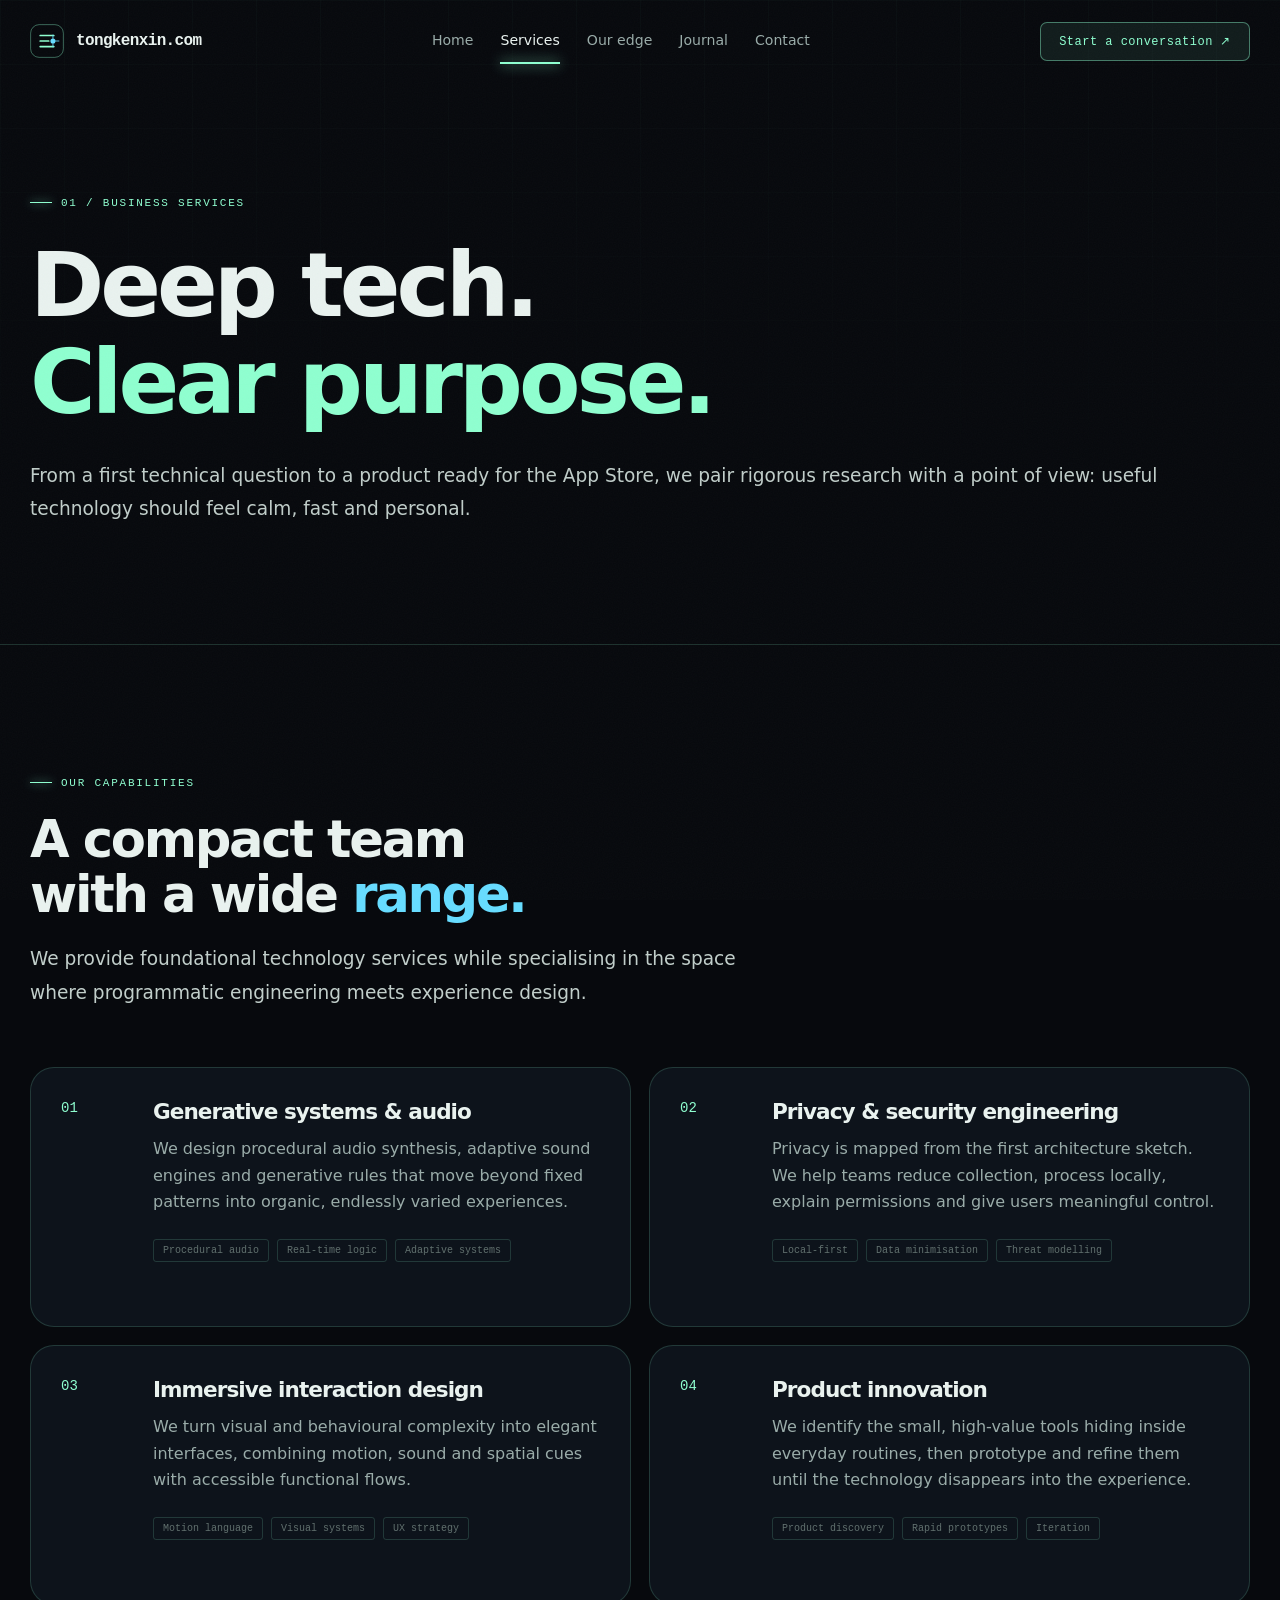
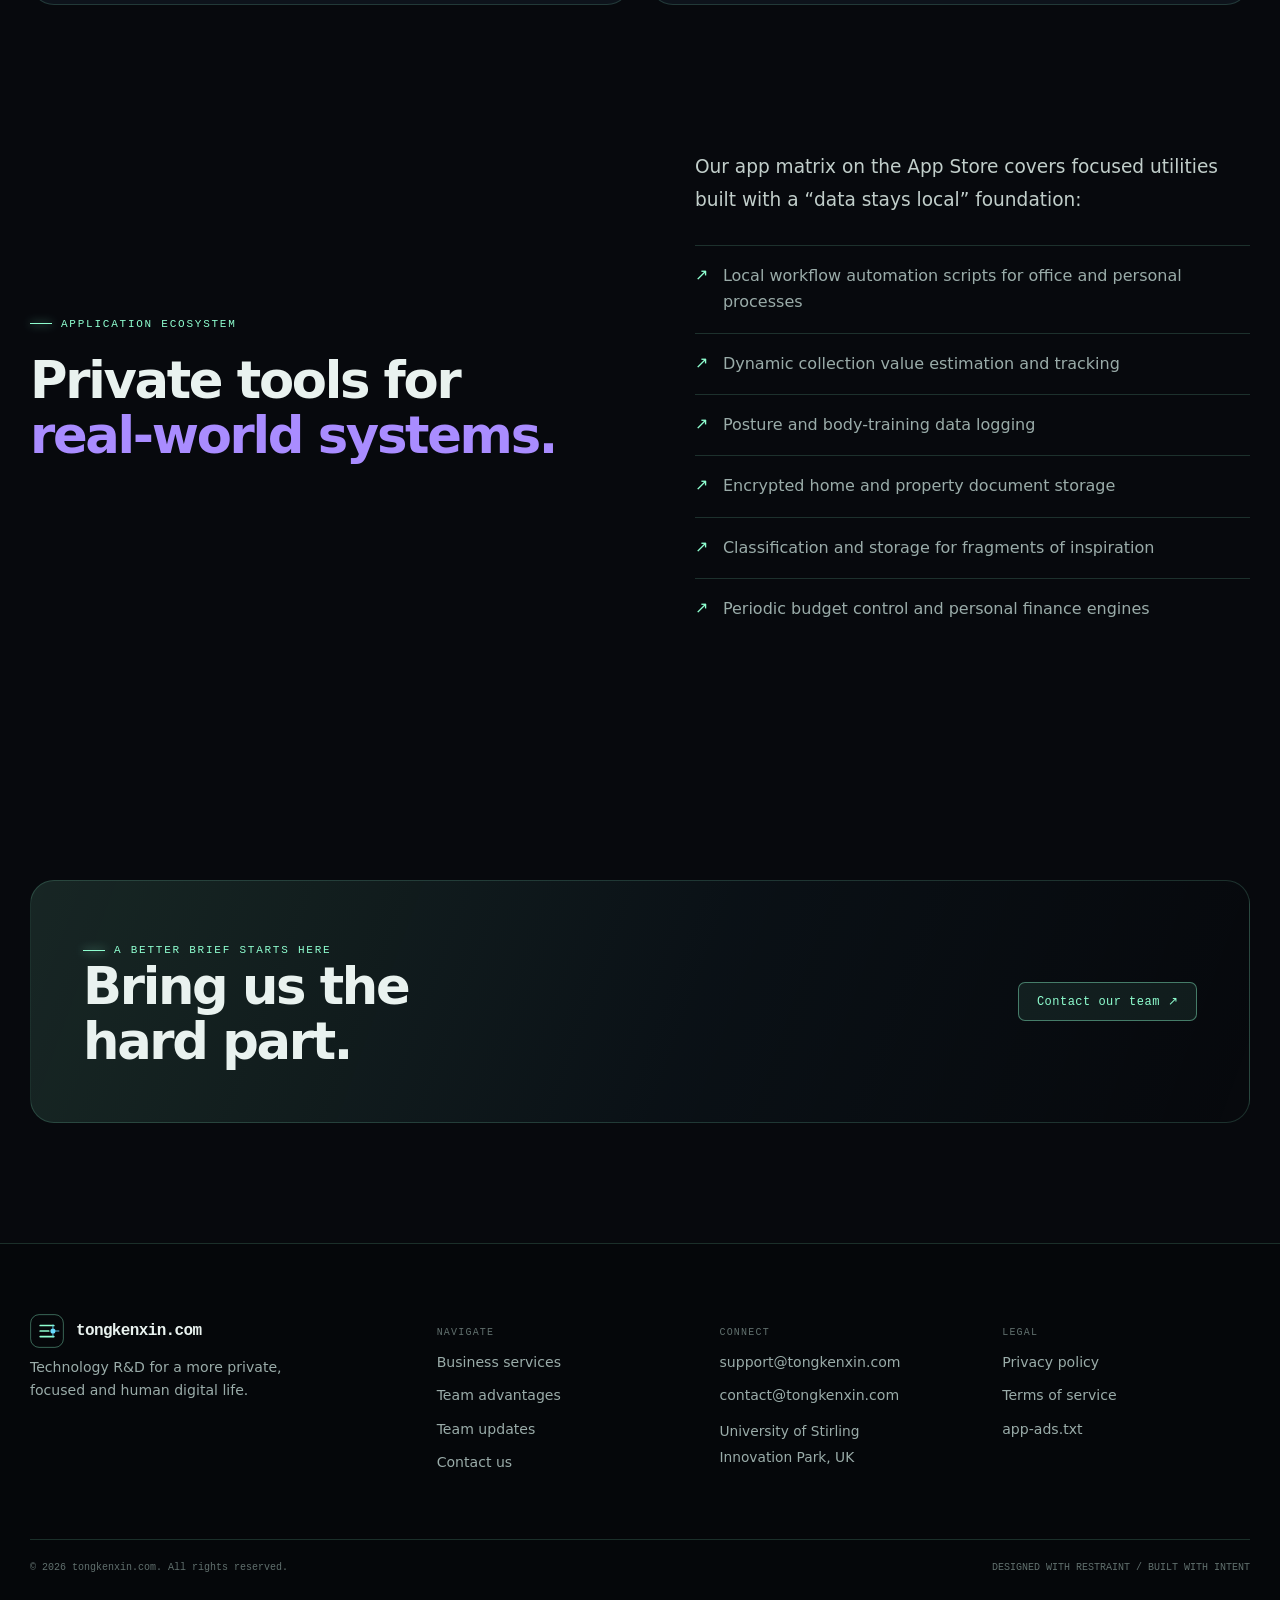
<file: services.html>
<!doctype html><html lang="en-GB"><head><meta charset="utf-8"><meta name="viewport" content="width=device-width, initial-scale=1"><title>Business services — tongkenxin.com</title><meta name="description" content="Explore tongkenxin.com's technology R&D services: generative systems, privacy engineering, immersive interaction and local-first applications."><meta name="robots" content="index, follow"><link rel="canonical" href="https://tongkenxin.com/services.html"><meta property="og:title" content="Business services — tongkenxin.com"><meta property="og:description" content="We turn complex technology into private, useful and beautiful products."><link rel="stylesheet" href="css/styles.css"><script type="application/ld+json">{"@context":"https://schema.org","@type":"Service","name":"tongkenxin.com technology R&D services","provider":{"@type":"Organization","name":"tongkenxin.com","url":"https://tongkenxin.com/"},"areaServed":"Europe and North America"}</script></head><body><header class="site-header"><div class="container nav"><a class="brand" href="index.html"><img class="brand-mark" src="images/logo.svg" alt=""><span>tongkenxin.com</span></a><nav class="nav-links" aria-label="Primary navigation"><a data-page="index.html" href="index.html">Home</a><a data-page="services.html" href="services.html">Services</a><a data-page="team.html" href="team.html">Our edge</a><a data-page="journal.html" href="journal.html">Journal</a><a data-page="contact.html" href="contact.html">Contact</a></nav><a class="nav-cta" href="contact.html">Start a conversation ↗</a><button class="menu-toggle" aria-label="Open menu" aria-expanded="false"><svg width="24" height="24" viewBox="0 0 24 24" fill="none"><path d="M4 7h16M4 12h16M4 17h16" stroke="currentColor" stroke-width="1.5" stroke-linecap="round"/></svg></button></div></header><main><section class="page-hero"><div class="grid-bg"></div><div class="container"><span class="eyebrow">01 / Business services</span><h1>Deep tech.<br><span style="color:var(--mint)">Clear purpose.</span></h1><p class="lead">From a first technical question to a product ready for the App Store, we pair rigorous research with a point of view: useful technology should feel calm, fast and personal.</p></div></section><section class="section"><div class="container"><div class="section-head reveal"><span class="eyebrow">Our capabilities</span><h2>A compact team<br>with a wide <span style="color:var(--cyan)">range.</span></h2><p class="lead">We provide foundational technology services while specialising in the space where programmatic engineering meets experience design.</p></div><div class="service-grid"><article class="service-card reveal"><div class="index">01</div><div><h3>Generative systems & audio</h3><p>We design procedural audio synthesis, adaptive sound engines and generative rules that move beyond fixed patterns into organic, endlessly varied experiences.</p><div class="tag-list"><span class="tag">Procedural audio</span><span class="tag">Real-time logic</span><span class="tag">Adaptive systems</span></div></div></article><article class="service-card reveal"><div class="index">02</div><div><h3>Privacy & security engineering</h3><p>Privacy is mapped from the first architecture sketch. We help teams reduce collection, process locally, explain permissions and give users meaningful control.</p><div class="tag-list"><span class="tag">Local-first</span><span class="tag">Data minimisation</span><span class="tag">Threat modelling</span></div></div></article><article class="service-card reveal"><div class="index">03</div><div><h3>Immersive interaction design</h3><p>We turn visual and behavioural complexity into elegant interfaces, combining motion, sound and spatial cues with accessible functional flows.</p><div class="tag-list"><span class="tag">Motion language</span><span class="tag">Visual systems</span><span class="tag">UX strategy</span></div></div></article><article class="service-card reveal"><div class="index">04</div><div><h3>Product innovation</h3><p>We identify the small, high-value tools hiding inside everyday routines, then prototype and refine them until the technology disappears into the experience.</p><div class="tag-list"><span class="tag">Product discovery</span><span class="tag">Rapid prototypes</span><span class="tag">Iteration</span></div></div></article></div></div></section><section class="section" style="padding-top:25px"><div class="container split"><div class="reveal"><span class="eyebrow">Application ecosystem</span><h2>Private tools for<br><span style="color:var(--violet)">real-world systems.</span></h2></div><div class="reveal"><p class="lead">Our app matrix on the App Store covers focused utilities built with a “data stays local” foundation:</p><ul class="bullet-list"><li>Local workflow automation scripts for office and personal processes</li><li>Dynamic collection value estimation and tracking</li><li>Posture and body-training data logging</li><li>Encrypted home and property document storage</li><li>Classification and storage for fragments of inspiration</li><li>Periodic budget control and personal finance engines</li></ul></div></div></section><section class="section"><div class="container"><div class="cta-band reveal"><div><span class="eyebrow">A better brief starts here</span><h2>Bring us the<br>hard part.</h2></div><a class="button" href="contact.html">Contact our team ↗</a></div></div></section></main><footer class="site-footer"><div class="container footer-grid"><div class="footer-brand"><a class="brand" href="index.html"><img class="brand-mark" src="images/logo.svg" alt=""><span>tongkenxin.com</span></a><p>Technology R&D for a more private, focused and human digital life.</p></div><div class="footer-col"><h4>Navigate</h4><a href="services.html">Business services</a><a href="team.html">Team advantages</a><a href="journal.html">Team updates</a><a href="contact.html">Contact us</a></div><div class="footer-col"><h4>Connect</h4><a href="mailto:support@tongkenxin.com">support@tongkenxin.com</a><a href="mailto:contact@tongkenxin.com">contact@tongkenxin.com</a><span class="small">University of Stirling<br>Innovation Park, UK</span></div><div class="footer-col"><h4>Legal</h4><a href="privacy.html">Privacy policy</a><a href="terms.html">Terms of service</a><a href="app-ads.txt">app-ads.txt</a></div></div><div class="container footer-bottom"><span>© <span data-year>2026</span> tongkenxin.com. All rights reserved.</span><span>DESIGNED WITH RESTRAINT / BUILT WITH INTENT</span></div></footer><script src="js/main.js" defer></script></body></html>
</file>
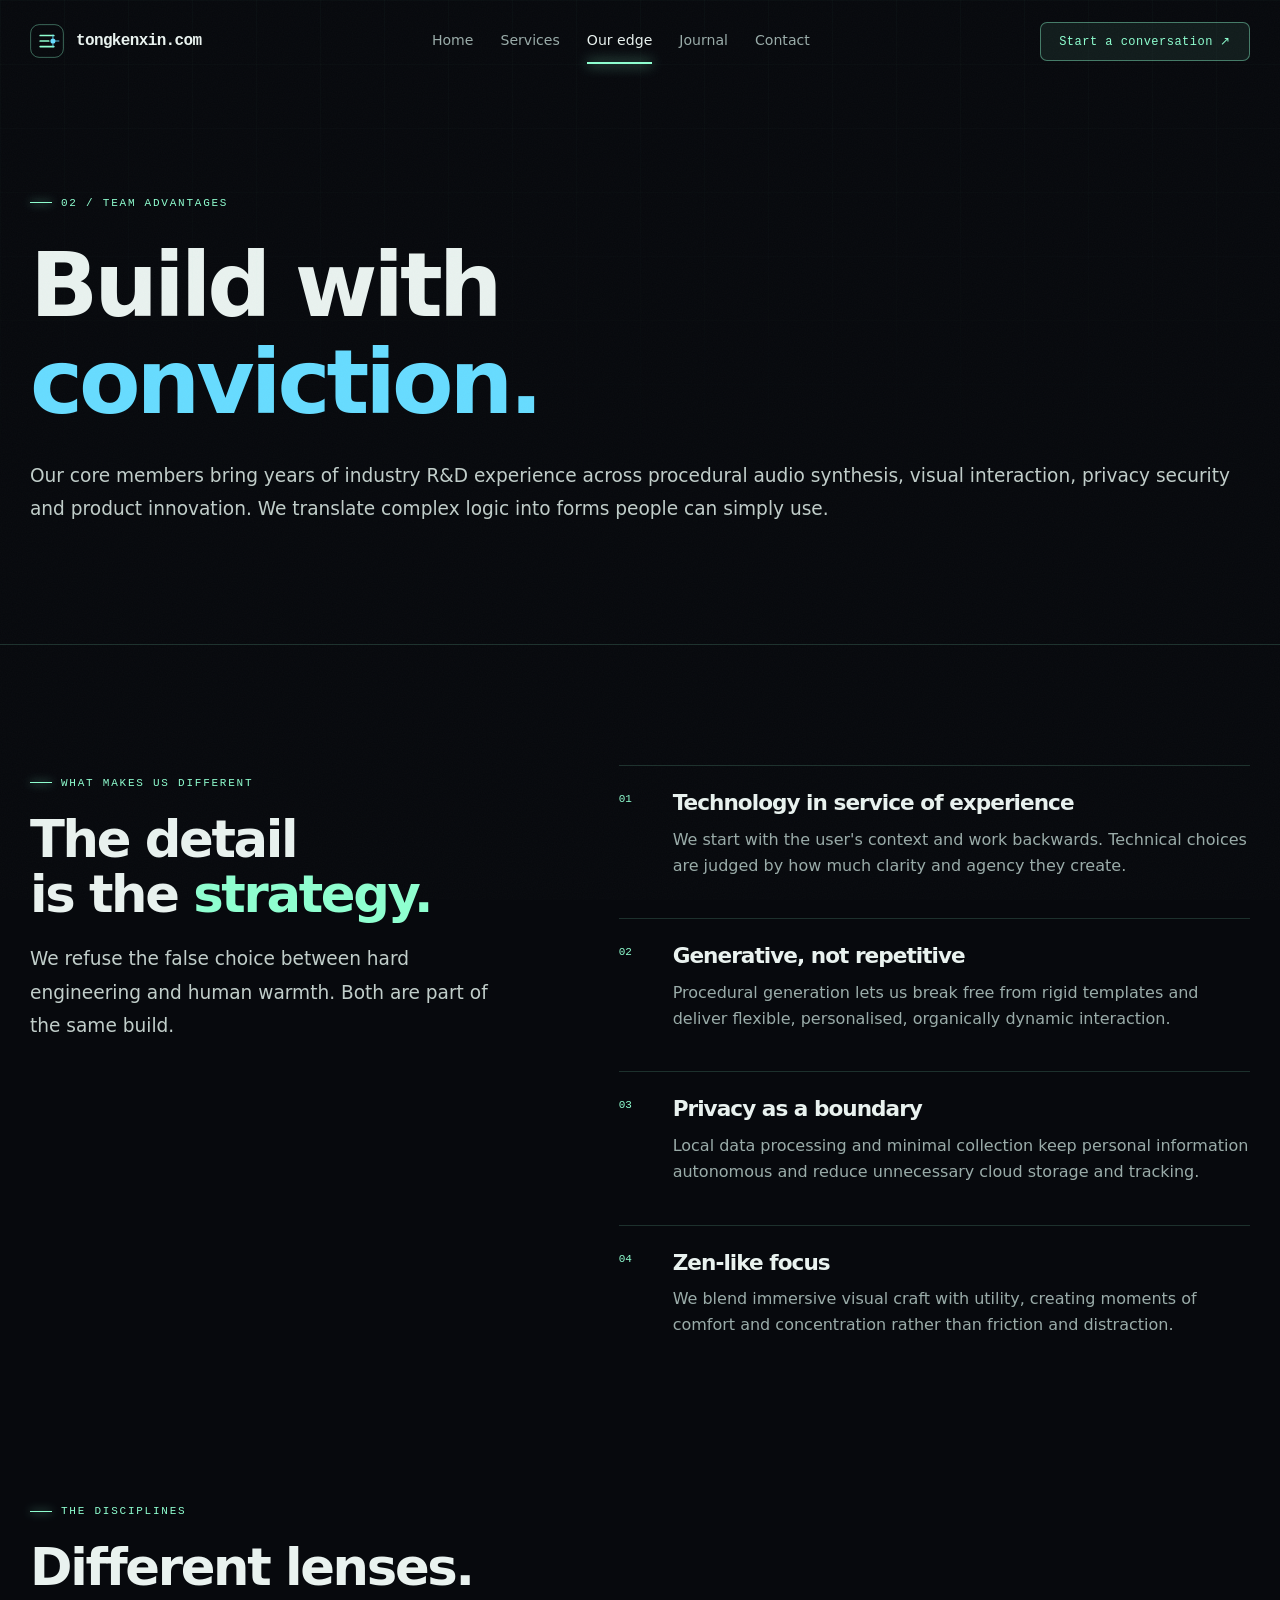
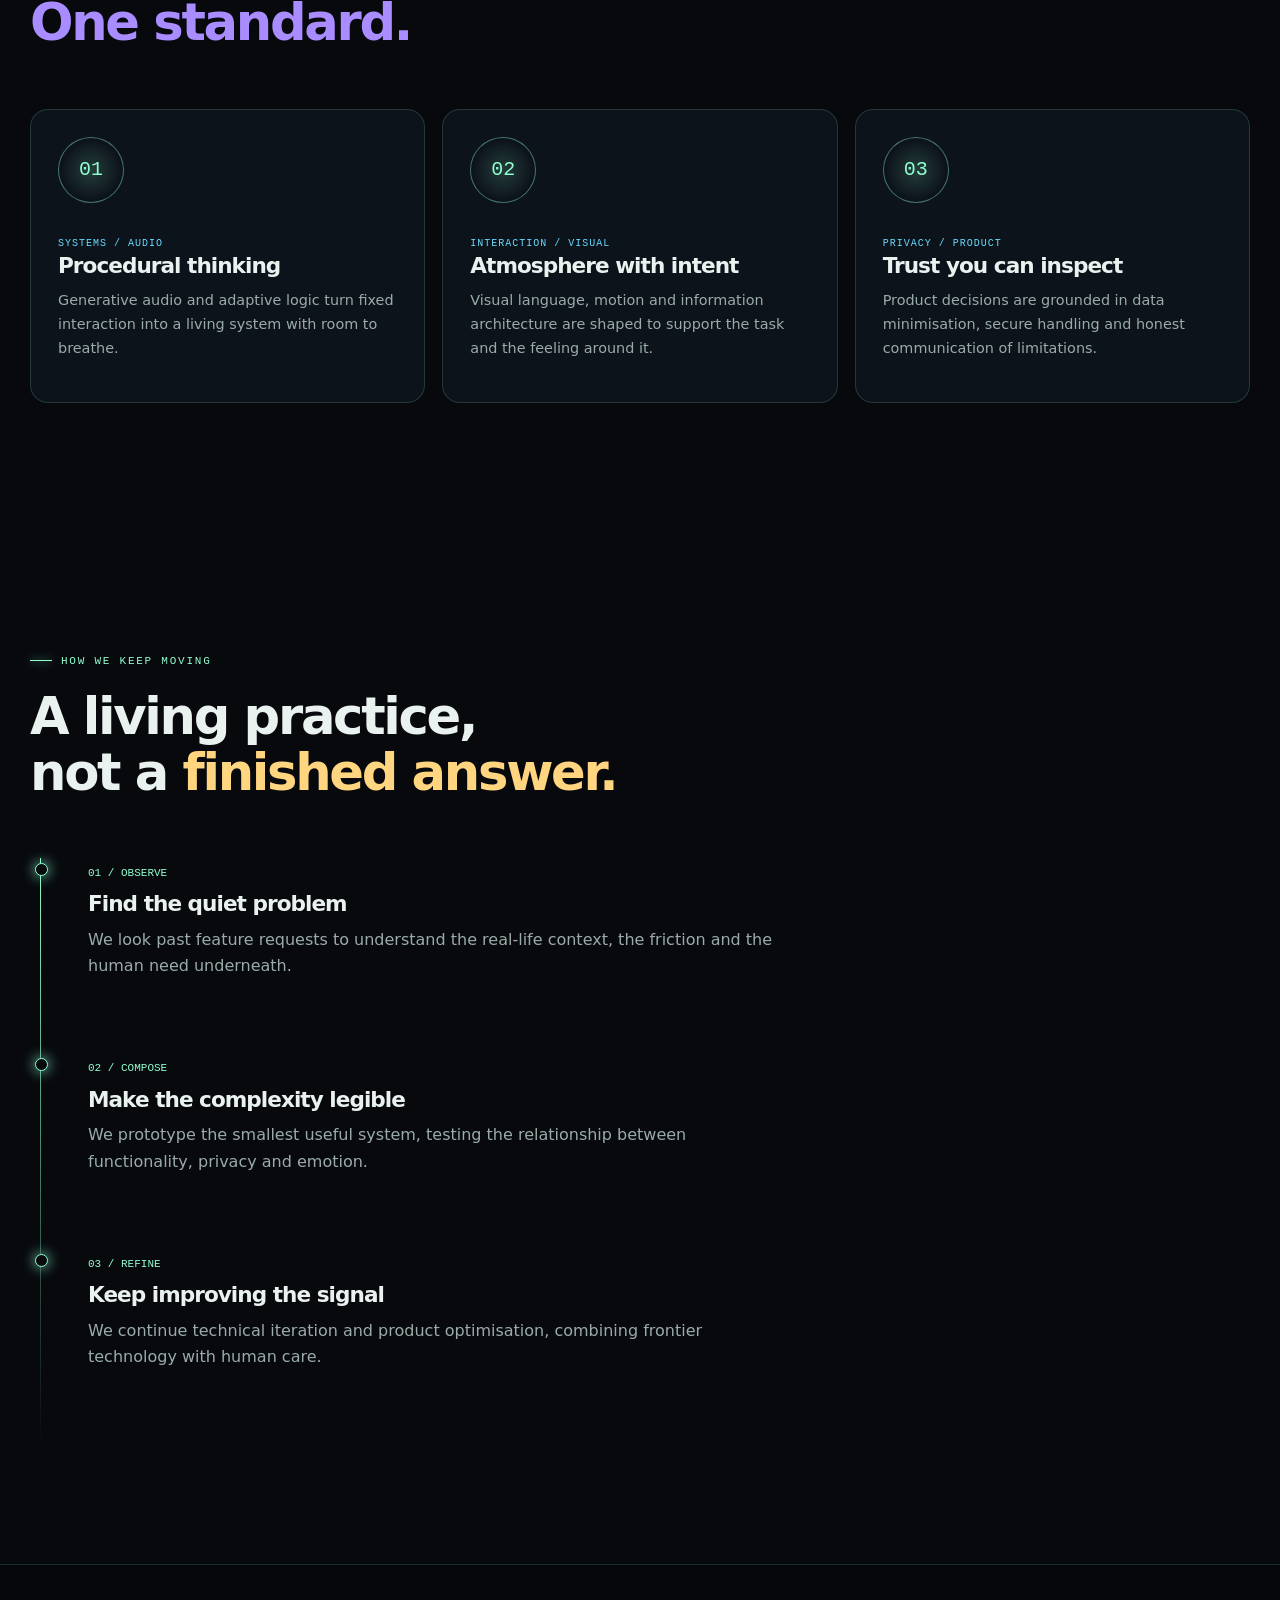
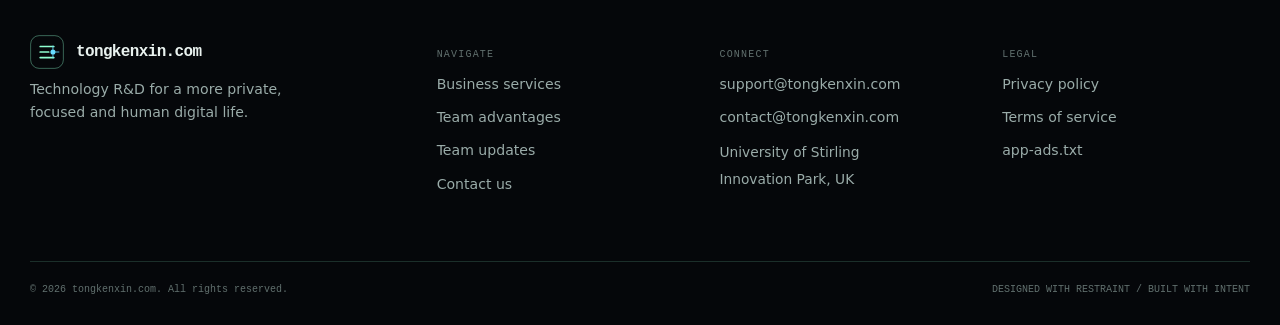
<file: team.html>
<!doctype html><html lang="en-GB"><head><meta charset="utf-8"><meta name="viewport" content="width=device-width, initial-scale=1"><title>Our edge — tongkenxin.com</title><meta name="description" content="Meet the multidisciplinary thinking behind tongkenxin.com: engineering, privacy, interaction design and product innovation."><meta name="robots" content="index, follow"><link rel="canonical" href="https://tongkenxin.com/team.html"><meta property="og:title" content="Our edge — tongkenxin.com"><meta property="og:description" content="Technology serves experience. Meet the thinking behind our work."><link rel="stylesheet" href="css/styles.css"><script type="application/ld+json">{"@context":"https://schema.org","@type":"AboutPage","name":"The tongkenxin.com team","isPartOf":{"@type":"Organization","name":"tongkenxin.com"}}</script></head><body><header class="site-header"><div class="container nav"><a class="brand" href="index.html"><img class="brand-mark" src="images/logo.svg" alt=""><span>tongkenxin.com</span></a><nav class="nav-links" aria-label="Primary navigation"><a data-page="index.html" href="index.html">Home</a><a data-page="services.html" href="services.html">Services</a><a data-page="team.html" href="team.html">Our edge</a><a data-page="journal.html" href="journal.html">Journal</a><a data-page="contact.html" href="contact.html">Contact</a></nav><a class="nav-cta" href="contact.html">Start a conversation ↗</a><button class="menu-toggle" aria-label="Open menu" aria-expanded="false"><svg width="24" height="24" viewBox="0 0 24 24" fill="none"><path d="M4 7h16M4 12h16M4 17h16" stroke="currentColor" stroke-width="1.5" stroke-linecap="round"/></svg></button></div></header><main><section class="page-hero"><div class="grid-bg"></div><div class="container"><span class="eyebrow">02 / Team advantages</span><h1>Build with<br><span style="color:var(--cyan)">conviction.</span></h1><p class="lead">Our core members bring years of industry R&D experience across procedural audio synthesis, visual interaction, privacy security and product innovation. We translate complex logic into forms people can simply use.</p></div></section><section class="section"><div class="container"><div class="value-layout"><div class="reveal"><span class="eyebrow">What makes us different</span><h2>The detail<br>is the <span style="color:var(--mint)">strategy.</span></h2><p class="lead">We refuse the false choice between hard engineering and human warmth. Both are part of the same build.</p></div><div class="value-list"><article class="value-item reveal"><h3>Technology in service of experience</h3><p>We start with the user's context and work backwards. Technical choices are judged by how much clarity and agency they create.</p></article><article class="value-item reveal"><h3>Generative, not repetitive</h3><p>Procedural generation lets us break free from rigid templates and deliver flexible, personalised, organically dynamic interaction.</p></article><article class="value-item reveal"><h3>Privacy as a boundary</h3><p>Local data processing and minimal collection keep personal information autonomous and reduce unnecessary cloud storage and tracking.</p></article><article class="value-item reveal"><h3>Zen-like focus</h3><p>We blend immersive visual craft with utility, creating moments of comfort and concentration rather than friction and distraction.</p></article></div></div></div></section><section class="section" style="padding-top:10px"><div class="container"><div class="section-head reveal"><span class="eyebrow">The disciplines</span><h2>Different lenses.<br><span style="color:var(--violet)">One standard.</span></h2></div><div class="team-grid"><article class="team-card reveal"><div class="avatar">01</div><span class="role">Systems / audio</span><h3>Procedural thinking</h3><p>Generative audio and adaptive logic turn fixed interaction into a living system with room to breathe.</p></article><article class="team-card reveal"><div class="avatar">02</div><span class="role">Interaction / visual</span><h3>Atmosphere with intent</h3><p>Visual language, motion and information architecture are shaped to support the task and the feeling around it.</p></article><article class="team-card reveal"><div class="avatar">03</div><span class="role">Privacy / product</span><h3>Trust you can inspect</h3><p>Product decisions are grounded in data minimisation, secure handling and honest communication of limitations.</p></article></div></div></section><section class="section"><div class="container"><div class="section-head reveal"><span class="eyebrow">How we keep moving</span><h2>A living practice,<br>not a <span style="color:var(--amber)">finished answer.</span></h2></div><div class="timeline"><article class="timeline-item reveal"><time>01 / OBSERVE</time><h3>Find the quiet problem</h3><p>We look past feature requests to understand the real-life context, the friction and the human need underneath.</p></article><article class="timeline-item reveal"><time>02 / COMPOSE</time><h3>Make the complexity legible</h3><p>We prototype the smallest useful system, testing the relationship between functionality, privacy and emotion.</p></article><article class="timeline-item reveal"><time>03 / REFINE</time><h3>Keep improving the signal</h3><p>We continue technical iteration and product optimisation, combining frontier technology with human care.</p></article></div></div></section></main><footer class="site-footer"><div class="container footer-grid"><div class="footer-brand"><a class="brand" href="index.html"><img class="brand-mark" src="images/logo.svg" alt=""><span>tongkenxin.com</span></a><p>Technology R&D for a more private, focused and human digital life.</p></div><div class="footer-col"><h4>Navigate</h4><a href="services.html">Business services</a><a href="team.html">Team advantages</a><a href="journal.html">Team updates</a><a href="contact.html">Contact us</a></div><div class="footer-col"><h4>Connect</h4><a href="mailto:support@tongkenxin.com">support@tongkenxin.com</a><a href="mailto:contact@tongkenxin.com">contact@tongkenxin.com</a><span class="small">University of Stirling<br>Innovation Park, UK</span></div><div class="footer-col"><h4>Legal</h4><a href="privacy.html">Privacy policy</a><a href="terms.html">Terms of service</a><a href="app-ads.txt">app-ads.txt</a></div></div><div class="container footer-bottom"><span>© <span data-year>2026</span> tongkenxin.com. All rights reserved.</span><span>DESIGNED WITH RESTRAINT / BUILT WITH INTENT</span></div></footer><script src="js/main.js" defer></script></body></html>
</file>
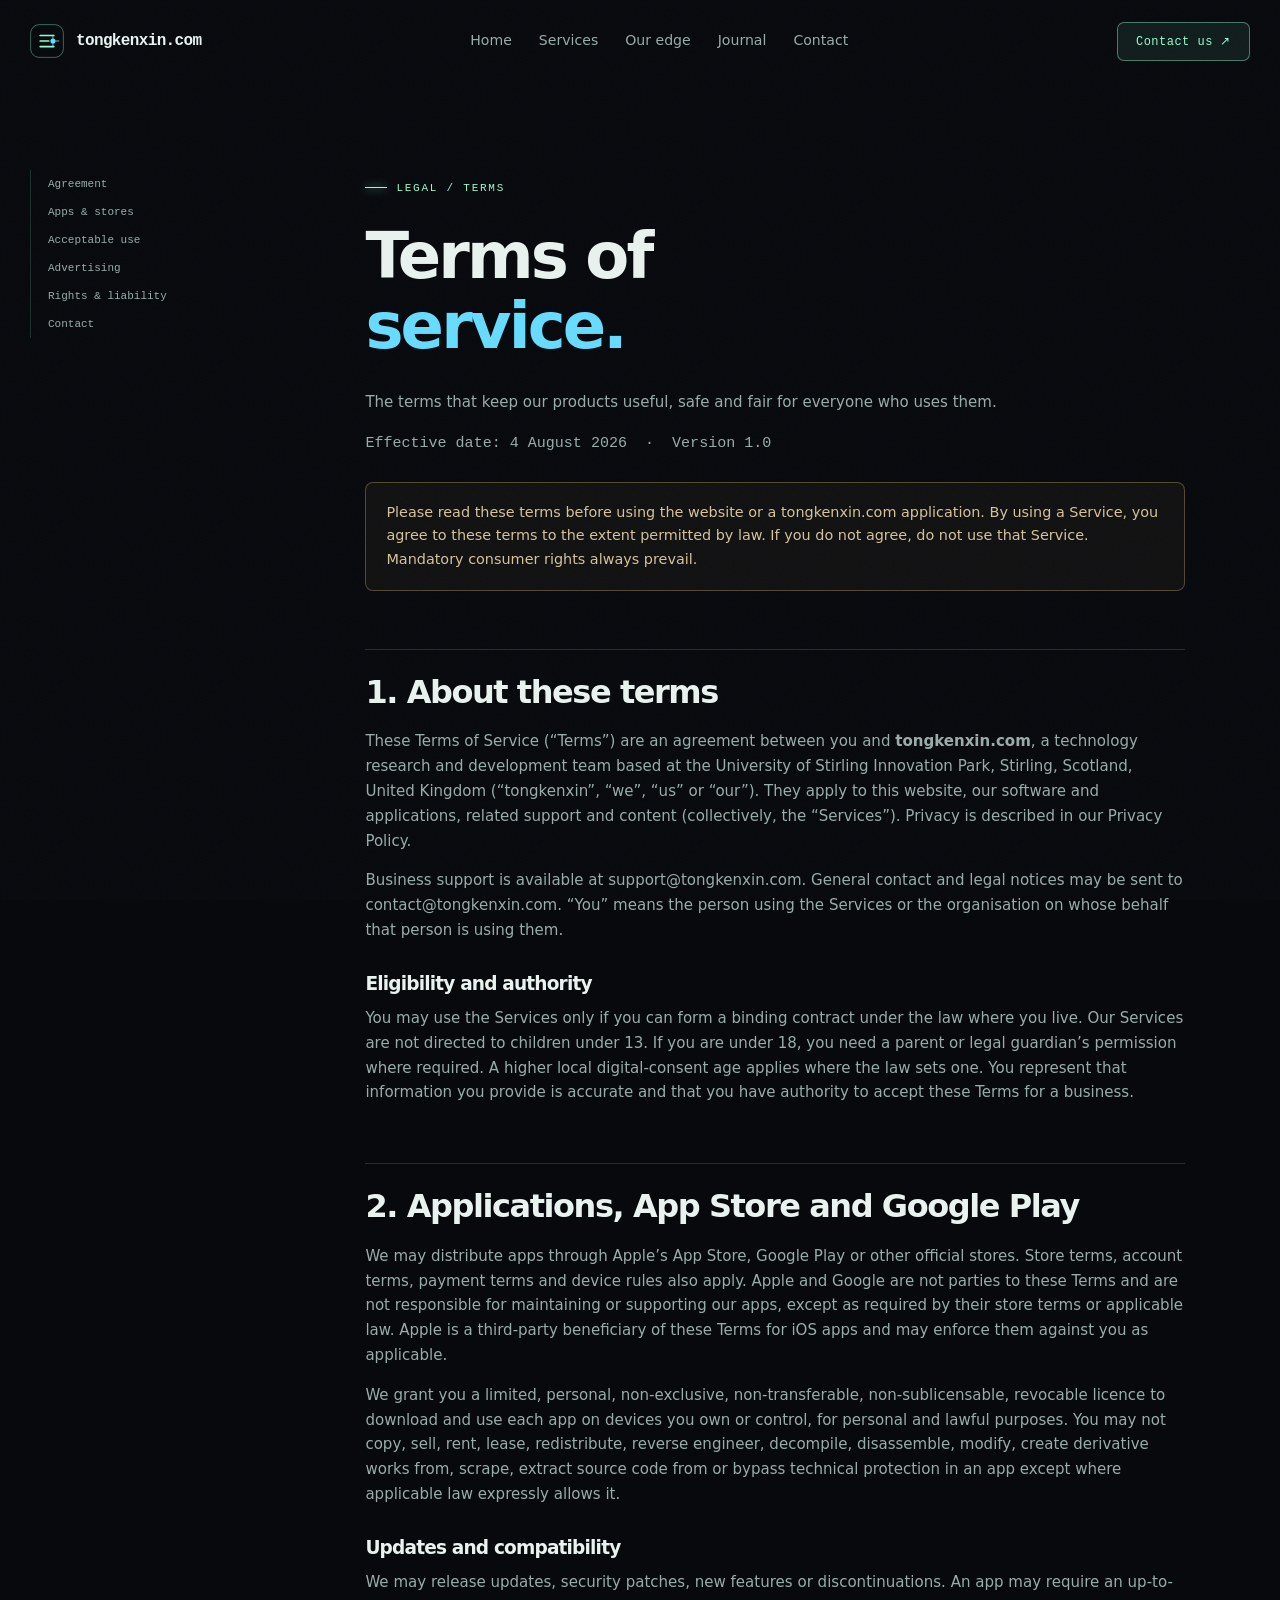
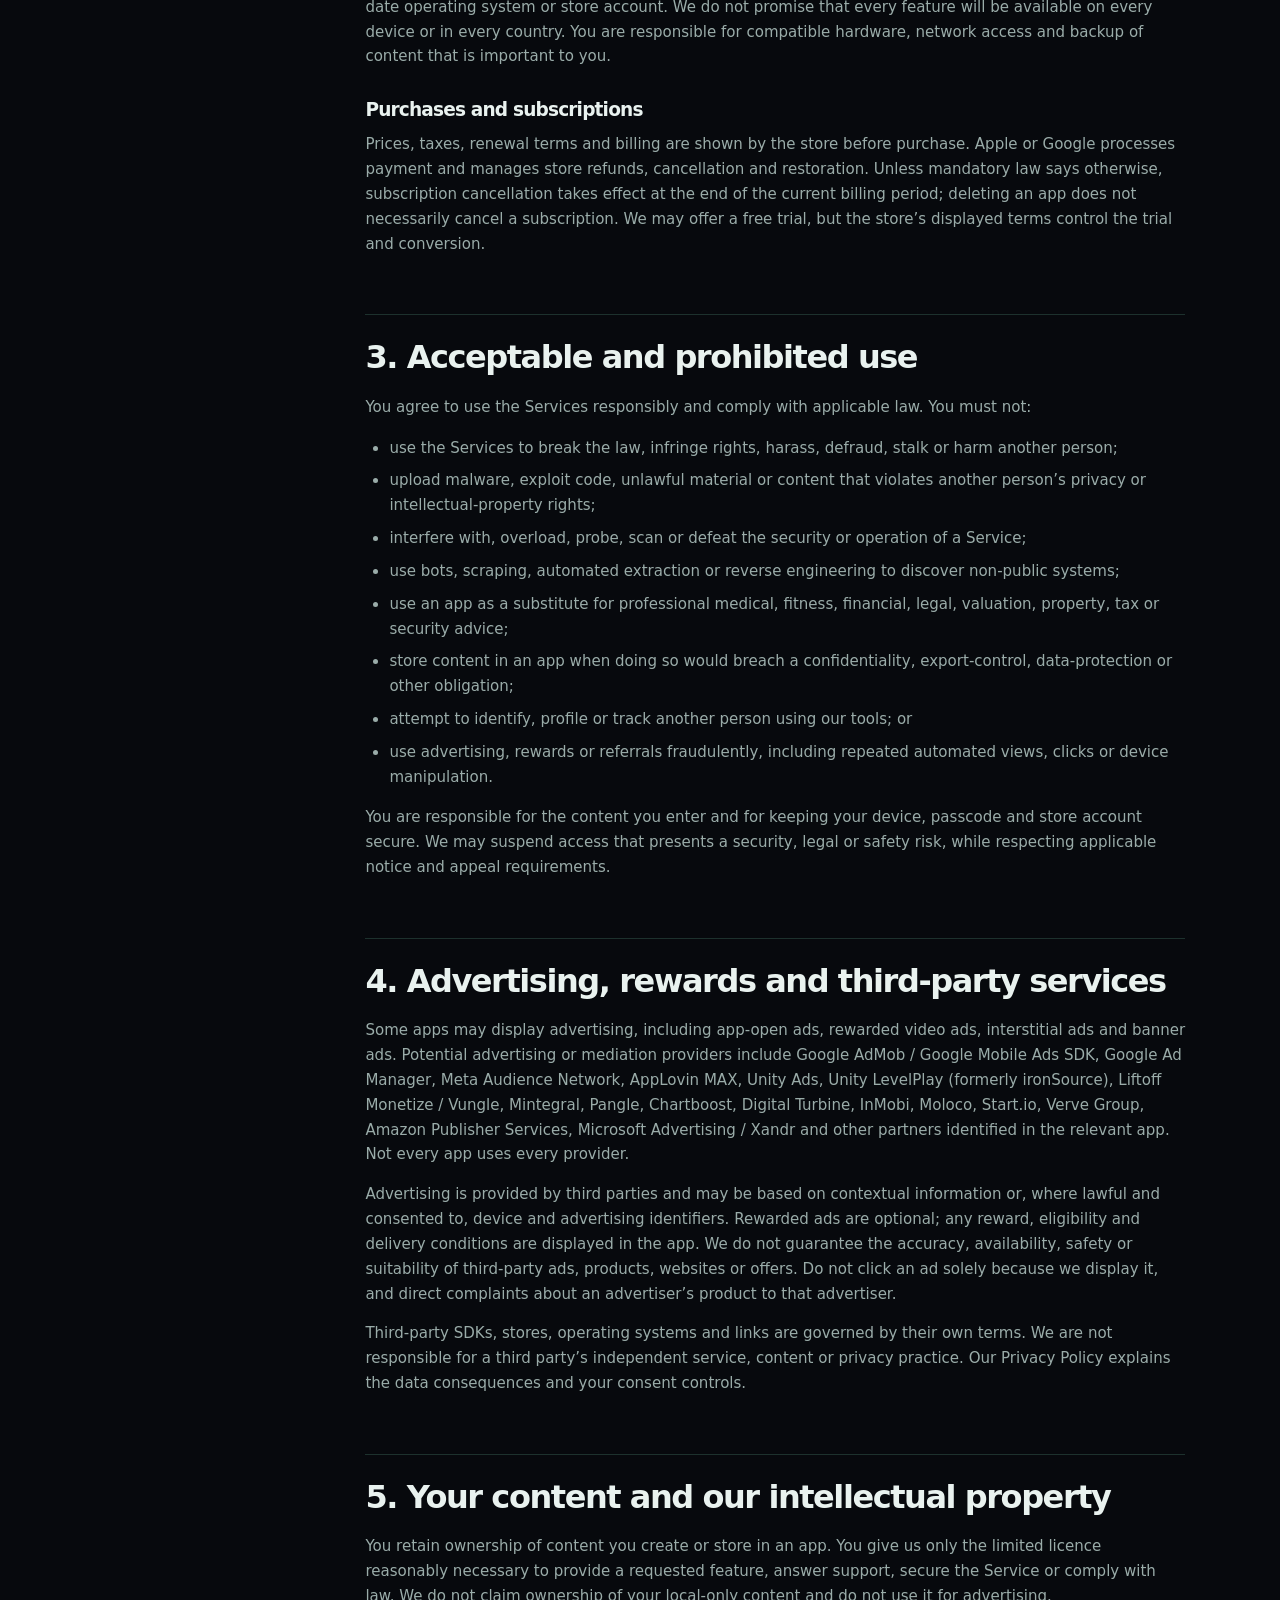
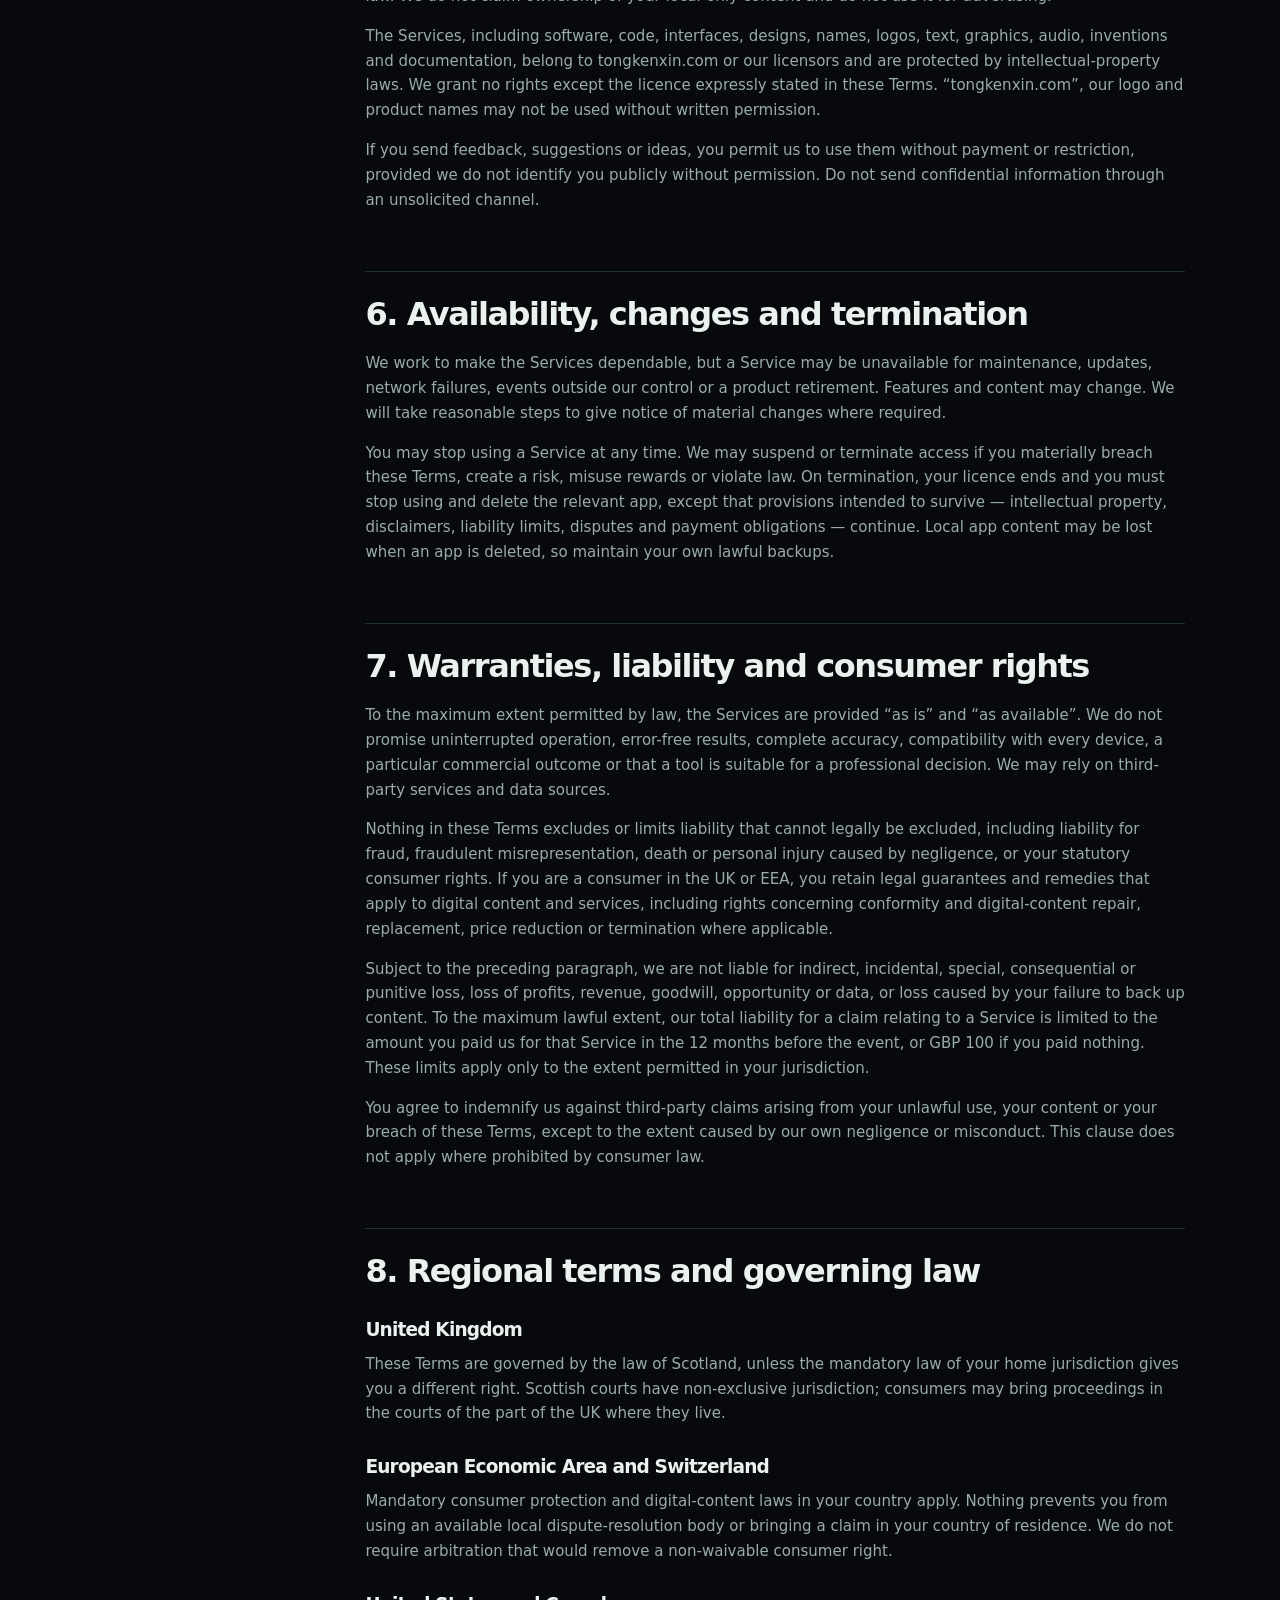
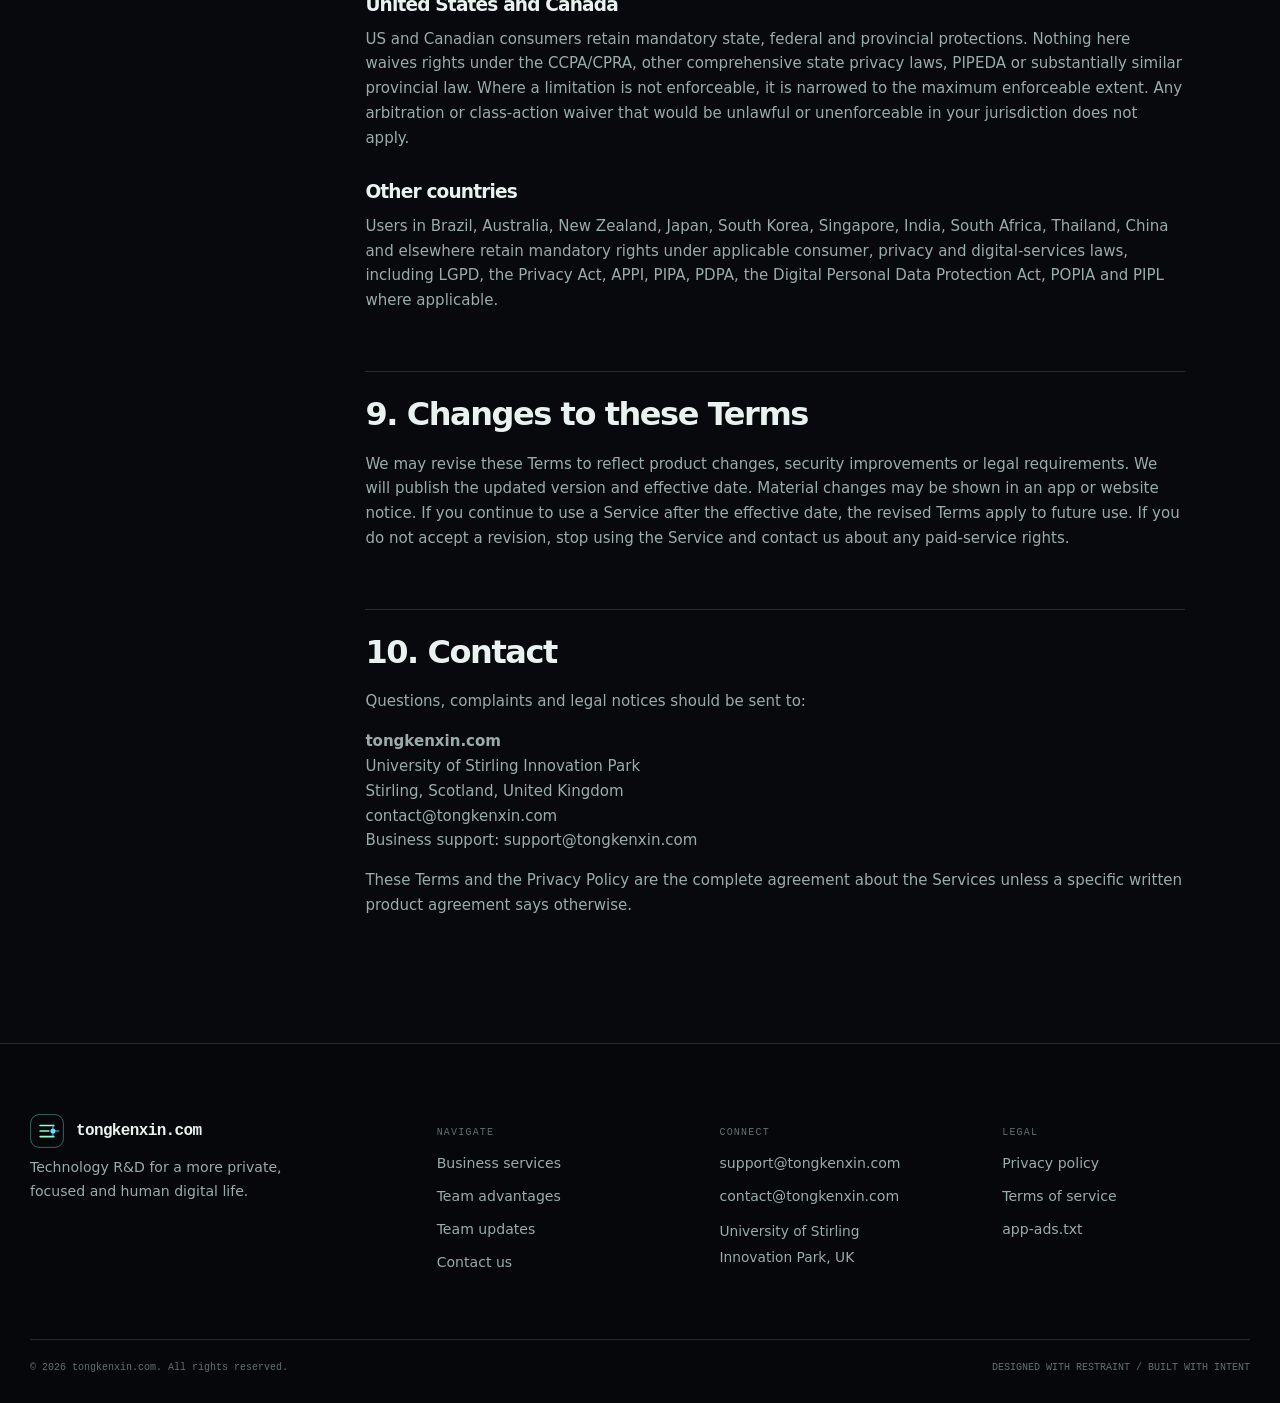
<file: terms.html>
<!doctype html><html lang="en-GB"><head><meta charset="utf-8"><meta name="viewport" content="width=device-width, initial-scale=1"><title>Terms of service — tongkenxin.com</title><meta name="description" content="Complete Terms of Service for the tongkenxin.com website and mobile applications, including app-store rules, advertising, age requirements and regional terms."><meta name="robots" content="index, follow"><link rel="canonical" href="https://tongkenxin.com/terms.html"><meta property="og:title" content="Terms of service — tongkenxin.com"><meta property="og:description" content="The rules for using tongkenxin.com websites and apps."><link rel="stylesheet" href="css/styles.css"></head><body><header class="site-header"><div class="container nav"><a class="brand" href="index.html"><img class="brand-mark" src="images/logo.svg" alt=""><span>tongkenxin.com</span></a><nav class="nav-links" aria-label="Primary navigation"><a href="index.html">Home</a><a href="services.html">Services</a><a href="team.html">Our edge</a><a href="journal.html">Journal</a><a href="contact.html">Contact</a></nav><a class="nav-cta" href="contact.html">Contact us ↗</a><button class="menu-toggle" aria-label="Open menu" aria-expanded="false"><svg width="24" height="24" viewBox="0 0 24 24" fill="none"><path d="M4 7h16M4 12h16M4 17h16" stroke="currentColor" stroke-width="1.5" stroke-linecap="round"/></svg></button></div></header><main class="policy"><div class="container policy-layout"><aside class="policy-nav" aria-label="Terms sections"><a href="#agreement">Agreement</a><a href="#apps">Apps & stores</a><a href="#use">Acceptable use</a><a href="#ads">Advertising</a><a href="#rights">Rights & liability</a><a href="#contact">Contact</a></aside><article class="policy-body"><span class="eyebrow">Legal / Terms</span><h1>Terms of<br><span style="color:var(--cyan)">service.</span></h1><p class="lead">The terms that keep our products useful, safe and fair for everyone who uses them.</p><p class="small mono">Effective date: 4 August 2026 &nbsp;·&nbsp; Version 1.0</p><div class="policy-callout">Please read these terms before using the website or a tongkenxin.com application. By using a Service, you agree to these terms to the extent permitted by law. If you do not agree, do not use that Service. Mandatory consumer rights always prevail.</div>
<h2 id="agreement">1. About these terms</h2><p>These Terms of Service (“Terms”) are an agreement between you and <strong>tongkenxin.com</strong>, a technology research and development team based at the University of Stirling Innovation Park, Stirling, Scotland, United Kingdom (“tongkenxin”, “we”, “us” or “our”). They apply to this website, our software and applications, related support and content (collectively, the “Services”). Privacy is described in our <a href="privacy.html">Privacy Policy</a>.</p><p>Business support is available at <a href="mailto:support@tongkenxin.com">support@tongkenxin.com</a>. General contact and legal notices may be sent to <a href="mailto:contact@tongkenxin.com">contact@tongkenxin.com</a>. “You” means the person using the Services or the organisation on whose behalf that person is using them.</p><h3>Eligibility and authority</h3><p>You may use the Services only if you can form a binding contract under the law where you live. Our Services are not directed to children under 13. If you are under 18, you need a parent or legal guardian’s permission where required. A higher local digital-consent age applies where the law sets one. You represent that information you provide is accurate and that you have authority to accept these Terms for a business.</p>
<h2 id="apps">2. Applications, App Store and Google Play</h2><p>We may distribute apps through Apple’s App Store, Google Play or other official stores. Store terms, account terms, payment terms and device rules also apply. Apple and Google are not parties to these Terms and are not responsible for maintaining or supporting our apps, except as required by their store terms or applicable law. Apple is a third-party beneficiary of these Terms for iOS apps and may enforce them against you as applicable.</p><p>We grant you a limited, personal, non-exclusive, non-transferable, non-sublicensable, revocable licence to download and use each app on devices you own or control, for personal and lawful purposes. You may not copy, sell, rent, lease, redistribute, reverse engineer, decompile, disassemble, modify, create derivative works from, scrape, extract source code from or bypass technical protection in an app except where applicable law expressly allows it.</p><h3>Updates and compatibility</h3><p>We may release updates, security patches, new features or discontinuations. An app may require an up-to-date operating system or store account. We do not promise that every feature will be available on every device or in every country. You are responsible for compatible hardware, network access and backup of content that is important to you.</p><h3>Purchases and subscriptions</h3><p>Prices, taxes, renewal terms and billing are shown by the store before purchase. Apple or Google processes payment and manages store refunds, cancellation and restoration. Unless mandatory law says otherwise, subscription cancellation takes effect at the end of the current billing period; deleting an app does not necessarily cancel a subscription. We may offer a free trial, but the store’s displayed terms control the trial and conversion.</p>
<h2 id="use">3. Acceptable and prohibited use</h2><p>You agree to use the Services responsibly and comply with applicable law. You must not:</p><ul><li>use the Services to break the law, infringe rights, harass, defraud, stalk or harm another person;</li><li>upload malware, exploit code, unlawful material or content that violates another person’s privacy or intellectual-property rights;</li><li>interfere with, overload, probe, scan or defeat the security or operation of a Service;</li><li>use bots, scraping, automated extraction or reverse engineering to discover non-public systems;</li><li>use an app as a substitute for professional medical, fitness, financial, legal, valuation, property, tax or security advice;</li><li>store content in an app when doing so would breach a confidentiality, export-control, data-protection or other obligation;</li><li>attempt to identify, profile or track another person using our tools; or</li><li>use advertising, rewards or referrals fraudulently, including repeated automated views, clicks or device manipulation.</li></ul><p>You are responsible for the content you enter and for keeping your device, passcode and store account secure. We may suspend access that presents a security, legal or safety risk, while respecting applicable notice and appeal requirements.</p>
<h2 id="ads">4. Advertising, rewards and third-party services</h2><p>Some apps may display advertising, including app-open ads, rewarded video ads, interstitial ads and banner ads. Potential advertising or mediation providers include Google AdMob / Google Mobile Ads SDK, Google Ad Manager, Meta Audience Network, AppLovin MAX, Unity Ads, Unity LevelPlay (formerly ironSource), Liftoff Monetize / Vungle, Mintegral, Pangle, Chartboost, Digital Turbine, InMobi, Moloco, Start.io, Verve Group, Amazon Publisher Services, Microsoft Advertising / Xandr and other partners identified in the relevant app. Not every app uses every provider.</p><p>Advertising is provided by third parties and may be based on contextual information or, where lawful and consented to, device and advertising identifiers. Rewarded ads are optional; any reward, eligibility and delivery conditions are displayed in the app. We do not guarantee the accuracy, availability, safety or suitability of third-party ads, products, websites or offers. Do not click an ad solely because we display it, and direct complaints about an advertiser’s product to that advertiser.</p><p>Third-party SDKs, stores, operating systems and links are governed by their own terms. We are not responsible for a third party’s independent service, content or privacy practice. Our <a href="privacy.html#ads">Privacy Policy</a> explains the data consequences and your consent controls.</p>
<h2 id="content">5. Your content and our intellectual property</h2><p>You retain ownership of content you create or store in an app. You give us only the limited licence reasonably necessary to provide a requested feature, answer support, secure the Service or comply with law. We do not claim ownership of your local-only content and do not use it for advertising.</p><p>The Services, including software, code, interfaces, designs, names, logos, text, graphics, audio, inventions and documentation, belong to tongkenxin.com or our licensors and are protected by intellectual-property laws. We grant no rights except the licence expressly stated in these Terms. “tongkenxin.com”, our logo and product names may not be used without written permission.</p><p>If you send feedback, suggestions or ideas, you permit us to use them without payment or restriction, provided we do not identify you publicly without permission. Do not send confidential information through an unsolicited channel.</p>
<h2 id="availability">6. Availability, changes and termination</h2><p>We work to make the Services dependable, but a Service may be unavailable for maintenance, updates, network failures, events outside our control or a product retirement. Features and content may change. We will take reasonable steps to give notice of material changes where required.</p><p>You may stop using a Service at any time. We may suspend or terminate access if you materially breach these Terms, create a risk, misuse rewards or violate law. On termination, your licence ends and you must stop using and delete the relevant app, except that provisions intended to survive — intellectual property, disclaimers, liability limits, disputes and payment obligations — continue. Local app content may be lost when an app is deleted, so maintain your own lawful backups.</p>
<h2 id="rights">7. Warranties, liability and consumer rights</h2><p>To the maximum extent permitted by law, the Services are provided “as is” and “as available”. We do not promise uninterrupted operation, error-free results, complete accuracy, compatibility with every device, a particular commercial outcome or that a tool is suitable for a professional decision. We may rely on third-party services and data sources.</p><p>Nothing in these Terms excludes or limits liability that cannot legally be excluded, including liability for fraud, fraudulent misrepresentation, death or personal injury caused by negligence, or your statutory consumer rights. If you are a consumer in the UK or EEA, you retain legal guarantees and remedies that apply to digital content and services, including rights concerning conformity and digital-content repair, replacement, price reduction or termination where applicable.</p><p>Subject to the preceding paragraph, we are not liable for indirect, incidental, special, consequential or punitive loss, loss of profits, revenue, goodwill, opportunity or data, or loss caused by your failure to back up content. To the maximum lawful extent, our total liability for a claim relating to a Service is limited to the amount you paid us for that Service in the 12 months before the event, or GBP 100 if you paid nothing. These limits apply only to the extent permitted in your jurisdiction.</p><p>You agree to indemnify us against third-party claims arising from your unlawful use, your content or your breach of these Terms, except to the extent caused by our own negligence or misconduct. This clause does not apply where prohibited by consumer law.</p>
<h2 id="regional">8. Regional terms and governing law</h2><h3>United Kingdom</h3><p>These Terms are governed by the law of Scotland, unless the mandatory law of your home jurisdiction gives you a different right. Scottish courts have non-exclusive jurisdiction; consumers may bring proceedings in the courts of the part of the UK where they live.</p><h3>European Economic Area and Switzerland</h3><p>Mandatory consumer protection and digital-content laws in your country apply. Nothing prevents you from using an available local dispute-resolution body or bringing a claim in your country of residence. We do not require arbitration that would remove a non-waivable consumer right.</p><h3>United States and Canada</h3><p>US and Canadian consumers retain mandatory state, federal and provincial protections. Nothing here waives rights under the CCPA/CPRA, other comprehensive state privacy laws, PIPEDA or substantially similar provincial law. Where a limitation is not enforceable, it is narrowed to the maximum enforceable extent. Any arbitration or class-action waiver that would be unlawful or unenforceable in your jurisdiction does not apply.</p><h3>Other countries</h3><p>Users in Brazil, Australia, New Zealand, Japan, South Korea, Singapore, India, South Africa, Thailand, China and elsewhere retain mandatory rights under applicable consumer, privacy and digital-services laws, including LGPD, the Privacy Act, APPI, PIPA, PDPA, the Digital Personal Data Protection Act, POPIA and PIPL where applicable.</p>
<h2 id="changes">9. Changes to these Terms</h2><p>We may revise these Terms to reflect product changes, security improvements or legal requirements. We will publish the updated version and effective date. Material changes may be shown in an app or website notice. If you continue to use a Service after the effective date, the revised Terms apply to future use. If you do not accept a revision, stop using the Service and contact us about any paid-service rights.</p>
<h2 id="contact">10. Contact</h2><p>Questions, complaints and legal notices should be sent to:</p><p><strong>tongkenxin.com</strong><br>University of Stirling Innovation Park<br>Stirling, Scotland, United Kingdom<br><a href="mailto:contact@tongkenxin.com">contact@tongkenxin.com</a><br>Business support: <a href="mailto:support@tongkenxin.com">support@tongkenxin.com</a></p><p>These Terms and the Privacy Policy are the complete agreement about the Services unless a specific written product agreement says otherwise.</p></article></div></main><footer class="site-footer"><div class="container footer-grid"><div class="footer-brand"><a class="brand" href="index.html"><img class="brand-mark" src="images/logo.svg" alt=""><span>tongkenxin.com</span></a><p>Technology R&D for a more private, focused and human digital life.</p></div><div class="footer-col"><h4>Navigate</h4><a href="services.html">Business services</a><a href="team.html">Team advantages</a><a href="journal.html">Team updates</a><a href="contact.html">Contact us</a></div><div class="footer-col"><h4>Connect</h4><a href="mailto:support@tongkenxin.com">support@tongkenxin.com</a><a href="mailto:contact@tongkenxin.com">contact@tongkenxin.com</a><span class="small">University of Stirling<br>Innovation Park, UK</span></div><div class="footer-col"><h4>Legal</h4><a href="privacy.html">Privacy policy</a><a href="terms.html">Terms of service</a><a href="app-ads.txt">app-ads.txt</a></div></div><div class="container footer-bottom"><span>© <span data-year>2026</span> tongkenxin.com. All rights reserved.</span><span>DESIGNED WITH RESTRAINT / BUILT WITH INTENT</span></div></footer><script src="js/main.js" defer></script></body></html>
</file>
<file: css/styles.css>
:root {
  --bg: #07090d;
  --bg-soft: #0c1118;
  --panel: rgba(15, 22, 31, .82);
  --panel-strong: #111a25;
  --line: rgba(143, 255, 208, .16);
  --line-bright: rgba(143, 255, 208, .42);
  --text: #e9f2ef;
  --muted: #9aaca9;
  --dim: #61706e;
  --mint: #8fffd0;
  --cyan: #67dcff;
  --violet: #a98cff;
  --amber: #ffd580;
  --danger: #ff8f9e;
  --shadow: 0 24px 90px rgba(0,0,0,.36);
  --radius: 24px;
  --max: 1220px;
  --mono: "IBM Plex Mono", "SFMono-Regular", Consolas, monospace;
  --sans: Inter, ui-sans-serif, system-ui, -apple-system, BlinkMacSystemFont, "Segoe UI", sans-serif;
}
* { box-sizing: border-box; }
html { scroll-behavior: smooth; }
body { margin: 0; background: var(--bg); color: var(--text); font-family: var(--sans); line-height: 1.65; overflow-x: hidden; }
body::before { content: ""; position: fixed; inset: 0; pointer-events: none; opacity: .035; z-index: 20; background-image: url("data:image/svg+xml,%3Csvg width='160' height='160' viewBox='0 0 160 160' xmlns='http://www.w3.org/2000/svg'%3E%3Cfilter id='n'%3E%3CfeTurbulence type='fractalNoise' baseFrequency='.8' numOctaves='2' stitchTiles='stitch'/%3E%3C/filter%3E%3Crect width='100%25' height='100%25' filter='url(%23n)' opacity='.8'/%3E%3C/svg%3E"); }
a { color: inherit; text-decoration: none; }
button, input, textarea, select { font: inherit; }
button { cursor: pointer; }
.container { width: min(calc(100% - 48px), var(--max)); margin: 0 auto; }
.mono { font-family: var(--mono); }
.eyebrow { display: inline-flex; align-items: center; gap: 9px; color: var(--mint); text-transform: uppercase; letter-spacing: .16em; font: 11px var(--mono); }
.eyebrow::before { content: ""; display: inline-block; width: 22px; height: 1px; background: var(--mint); box-shadow: 0 0 10px var(--mint); }
.section { padding: 120px 0; position: relative; }
.section-head { max-width: 730px; margin-bottom: 58px; }
h1, h2, h3, p { margin-top: 0; }
h1, h2, h3 { line-height: 1.08; letter-spacing: -.045em; }
h1 { font-size: clamp(3.3rem, 7vw, 7.8rem); max-width: 100%; margin: 26px 0 28px; font-weight: 650; }
h2 { font-size: clamp(2.3rem, 4vw, 4.4rem); margin: 20px 0; font-weight: 600; }
h3 { font-size: 1.35rem; margin-bottom: 12px; }
.lead { font-size: clamp(1.05rem, 1.45vw, 1.3rem); color: #c1ceca; max-width: 100%; line-height: 1.8; }
.small { font-size: .86rem; color: var(--muted); }
.grid-bg { position: absolute; inset: 0; pointer-events: none; opacity: .5; background-image: linear-gradient(rgba(143,255,208,.045) 1px, transparent 1px), linear-gradient(90deg, rgba(143,255,208,.045) 1px, transparent 1px); background-size: 64px 64px; mask-image: linear-gradient(to bottom, black, transparent 88%); }
.glow { position: absolute; width: 520px; height: 520px; border-radius: 50%; background: var(--mint); filter: blur(120px); opacity: .07; pointer-events: none; }
.site-header { position: fixed; z-index: 50; top: 0; width: 100%; border-bottom: 1px solid transparent; transition: .3s ease; }
.site-header.scrolled { background: rgba(7,9,13,.78); backdrop-filter: blur(18px); border-color: var(--line); }
.nav { height: 82px; display: flex; align-items: center; justify-content: space-between; gap: 30px; }
.brand { display: inline-flex; align-items: center; gap: 12px; font: 700 16px var(--mono); letter-spacing: -.04em; }
.brand-mark { width: 34px; height: 34px; }
.nav-links { display: flex; align-items: center; gap: 27px; color: var(--muted); font-size: .88rem; }
.nav-links a { position: relative; padding: 29px 0; transition: color .2s; }
.nav-links a:hover, .nav-links a.active { color: var(--text); }
.nav-links a.active::after { content: ""; position: absolute; bottom: 18px; left: 0; right: 0; height: 2px; background: var(--mint); box-shadow: 0 0 13px var(--mint); }
.nav-cta, .button { border: 1px solid var(--line-bright); background: rgba(143,255,208,.08); padding: 11px 18px; color: var(--mint); border-radius: 7px; font: 12px var(--mono); letter-spacing: .04em; transition: .25s; display: inline-flex; align-items: center; gap: 9px; }
.nav-cta:hover, .button:hover { color: var(--bg); background: var(--mint); box-shadow: 0 0 28px rgba(143,255,208,.3); transform: translateY(-2px); }
.button.secondary { color: var(--text); border-color: rgba(233,242,239,.2); background: rgba(233,242,239,.035); }
.button.secondary:hover { color: var(--bg); background: var(--text); }
.menu-toggle { display: none; background: none; border: 0; color: var(--text); padding: 7px; }
.hero { min-height: 820px; display: flex; align-items: center; padding-top: 125px; position: relative; overflow: hidden; }
.hero-content { position: relative; z-index: 2; }
.hero-orbit { position: absolute; width: min(54vw, 730px); aspect-ratio: 1; right: -8vw; top: 105px; border: 1px solid rgba(143,255,208,.18); border-radius: 50%; transform: rotate(-19deg); box-shadow: inset 0 0 50px rgba(103,220,255,.04), 0 0 80px rgba(143,255,208,.04); }
.hero-orbit::before, .hero-orbit::after { content: ""; position: absolute; inset: 11%; border: 1px solid rgba(103,220,255,.18); border-radius: 50%; }
.hero-orbit::after { inset: 25%; border-color: rgba(169,140,255,.2); }
.orbit-node { width: 11px; height: 11px; background: var(--mint); border-radius: 50%; position: absolute; top: 9%; left: 25%; box-shadow: 0 0 20px 6px rgba(143,255,208,.55); }
.hero-orbit .orbit-node:nth-child(2) { top: 74%; left: 13%; background: var(--cyan); box-shadow: 0 0 20px 6px rgba(103,220,255,.5); }
.hero-orbit .orbit-node:nth-child(3) { top: 46%; left: 87%; background: var(--violet); box-shadow: 0 0 20px 6px rgba(169,140,255,.5); }
.hero-note { display: flex; gap: 30px; flex-wrap: wrap; margin-top: 47px; color: var(--muted); font: 11px var(--mono); }
.hero-note span { display: flex; align-items: center; gap: 8px; }
.pulse { width: 7px; height: 7px; border-radius: 50%; background: var(--mint); box-shadow: 0 0 0 5px rgba(143,255,208,.09), 0 0 13px var(--mint); }
.hero-actions { display: flex; gap: 13px; flex-wrap: wrap; margin-top: 38px; }
.terminal { border: 1px solid var(--line); border-radius: 13px; background: rgba(8,13,18,.76); box-shadow: var(--shadow); overflow: hidden; }
.terminal-bar { height: 38px; display: flex; align-items: center; gap: 7px; padding: 0 14px; border-bottom: 1px solid var(--line); }
.terminal-bar i { display: block; width: 7px; height: 7px; border-radius: 50%; background: #ff7283; }
.terminal-bar i:nth-child(2) { background: var(--amber); }.terminal-bar i:nth-child(3) { background: var(--mint); }
.terminal-title { margin-left: auto; color: var(--dim); font: 10px var(--mono); }
.terminal-code { padding: 24px; font: 12px/2 var(--mono); color: #bcd2cd; }
.code-comment { color: #5d7771; }.code-key { color: var(--mint); }.code-value { color: var(--amber); }.code-func { color: var(--cyan); }
.stats-strip { border-top: 1px solid var(--line); border-bottom: 1px solid var(--line); background: rgba(15,22,31,.42); }
.stats { display: grid; grid-template-columns: repeat(4,1fr); }
.stat { padding: 28px 25px; border-right: 1px solid var(--line); }.stat:last-child { border: 0; }.stat strong { display: block; color: var(--mint); font: 600 clamp(1.5rem,3vw,2.45rem) var(--mono); }.stat span { color: var(--muted); font-size: .8rem; }
.cards { display: grid; grid-template-columns: repeat(3, 1fr); gap: 18px; }
.card { position: relative; padding: 30px; min-height: 245px; border: 1px solid var(--line); background: linear-gradient(135deg, rgba(16,26,36,.9), rgba(10,14,20,.72)); border-radius: var(--radius); overflow: hidden; transition: .32s ease; }
.card::before { content: ""; position: absolute; inset: 0; opacity: 0; background: radial-gradient(circle at 10% 0%, rgba(143,255,208,.12), transparent 48%); transition: .3s; }.card:hover { border-color: var(--line-bright); transform: translateY(-7px); box-shadow: 0 15px 50px rgba(0,0,0,.24); }.card:hover::before { opacity: 1; }
.card > * { position: relative; z-index: 1; }.card-icon { color: var(--mint); width: 40px; height: 40px; margin-bottom: 22px; }.card p { color: var(--muted); font-size: .94rem; }
.card-num { position: absolute; right: 20px; top: 22px; color: var(--dim); font: 11px var(--mono); }
.split { display: grid; grid-template-columns: 1fr 1fr; gap: 9%; align-items: center; }
.bullet-list { list-style: none; margin: 28px 0 0; padding: 0; }.bullet-list li { border-top: 1px solid var(--line); padding: 17px 0 17px 28px; color: var(--muted); position: relative; }.bullet-list li::before { content: "↗"; position: absolute; left: 0; color: var(--mint); font-family: var(--mono); }
.code-visual { min-height: 450px; position: relative; display: grid; place-items: center; }.code-visual .terminal { width: min(100%, 470px); transform: rotate(2deg); }.floating-label { position: absolute; padding: 11px 14px; background: rgba(11,18,24,.9); border: 1px solid var(--line-bright); border-radius: 5px; color: var(--mint); font: 10px var(--mono); box-shadow: 0 0 28px rgba(143,255,208,.1); }.floating-label.one { top: 5%; right: -1%; }.floating-label.two { bottom: 8%; left: -5%; color: var(--cyan); border-color: rgba(103,220,255,.4); }
.marquee { overflow: hidden; border-top: 1px solid var(--line); border-bottom: 1px solid var(--line); padding: 17px 0; color: var(--dim); font: 11px var(--mono); white-space: nowrap; }.marquee-track { display: inline-flex; gap: 45px; animation: marquee 30s linear infinite; }.marquee b { color: var(--mint); font-weight: 400; }@keyframes marquee { to { transform: translateX(-50%); } }
.page-hero { padding: 185px 0 100px; position: relative; border-bottom: 1px solid var(--line); overflow: hidden; }.page-hero h1 { font-size: clamp(3rem, 7vw, 6.9rem); max-width: 100%; }.page-hero .lead { max-width: 100%; }.contact-hero h1, .contact-hero .lead { max-width: 100%; }
.service-grid { display: grid; grid-template-columns: repeat(2,1fr); gap: 18px; }.service-card { display: grid; grid-template-columns: 70px 1fr; gap: 22px; padding: 32px 30px; min-height: 260px; border: 1px solid var(--line); border-radius: var(--radius); background: var(--panel); }.service-card .index { color: var(--mint); font: 14px var(--mono); }.service-card h3 { margin: 0 0 13px; }.service-card p { color: var(--muted); margin-bottom: 0; }.tag-list { display: flex; flex-wrap: wrap; gap: 8px; margin-top: 23px; }.tag { border: 1px solid var(--line); padding: 5px 9px; border-radius: 3px; color: var(--dim); font: 10px var(--mono); }
.value-layout { display: grid; grid-template-columns: .85fr 1.15fr; gap: 10%; }.value-list { display: grid; gap: 14px; }.value-item { padding: 25px 0 25px 54px; border-top: 1px solid var(--line); position: relative; }.value-item::before { content: "01"; position: absolute; left: 0; top: 27px; color: var(--mint); font: 11px var(--mono); }.value-item:nth-child(2)::before { content: "02"; }.value-item:nth-child(3)::before { content: "03"; }.value-item:nth-child(4)::before { content: "04"; }.value-item p { color: var(--muted); margin: 0; }
.team-grid { display: grid; grid-template-columns: repeat(3,1fr); gap: 17px; }.team-card { padding: 27px; border: 1px solid var(--line); background: var(--panel); border-radius: 18px; }.avatar { width: 66px; height: 66px; border-radius: 50%; border: 1px solid var(--line-bright); display: grid; place-items: center; color: var(--mint); font: 20px var(--mono); margin-bottom: 25px; background: radial-gradient(circle, rgba(143,255,208,.18), transparent 68%); }.team-card p { color: var(--muted); font-size: .9rem; }.role { color: var(--cyan); font: 10px var(--mono); text-transform: uppercase; letter-spacing: .1em; }
.timeline { position: relative; margin-top: 50px; }.timeline::before { content: ""; position: absolute; left: 10px; top: 0; bottom: 0; width: 1px; background: linear-gradient(var(--mint), transparent); }.timeline-item { padding: 0 0 58px 58px; position: relative; max-width: 760px; }.timeline-item::before { content: ""; position: absolute; left: 5px; top: 5px; width: 11px; height: 11px; border: 1px solid var(--mint); background: var(--bg); border-radius: 50%; box-shadow: 0 0 14px var(--mint); }.timeline-item time { color: var(--mint); font: 11px var(--mono); }.timeline-item p { color: var(--muted); }.timeline-item h3 { margin: 8px 0 11px; }
.article-grid { display: grid; grid-template-columns: repeat(3, 1fr); gap: 18px; }.article-card { border: 1px solid var(--line); border-radius: 18px; overflow: hidden; background: var(--panel); }.article-art { height: 180px; border-bottom: 1px solid var(--line); position: relative; overflow: hidden; background: url("../images/abstract-grid.png") center/cover, linear-gradient(120deg,#101d25,#111020); }.article-art::after { content: ""; position: absolute; inset: 0; background: linear-gradient(135deg, transparent 40%, rgba(143,255,208,.15)); }.article-art .art-line { position: absolute; width: 150%; height: 1px; left: -20%; top: 50%; background: var(--mint); transform: rotate(-18deg); box-shadow: 0 0 16px var(--mint); }.article-content { padding: 25px; }.article-meta { color: var(--mint); font: 10px var(--mono); text-transform: uppercase; letter-spacing: .1em; }.article-content p { color: var(--muted); font-size: .9rem; }.read-more { color: var(--mint); font: 11px var(--mono); }
.contact-layout { display: grid; grid-template-columns: .8fr 1.2fr; gap: 8%; align-items: start; }.contact-list { display: grid; gap: 18px; margin-top: 34px; }.contact-item { display: flex; gap: 16px; align-items: flex-start; padding: 18px 0; border-top: 1px solid var(--line); }.contact-item svg { flex: 0 0 21px; color: var(--mint); }.contact-item small { display: block; text-transform: uppercase; color: var(--dim); font: 10px var(--mono); letter-spacing: .12em; margin-bottom: 4px; }.contact-item a, .contact-item address { color: var(--text); font-style: normal; }.form-shell { padding: 32px; border: 1px solid var(--line); border-radius: var(--radius); background: var(--panel); }.form-row { display: grid; grid-template-columns: 1fr 1fr; gap: 14px; }.field { margin-bottom: 17px; }.field label { display: block; color: var(--muted); font: 11px var(--mono); margin-bottom: 8px; }.field input, .field textarea, .field select { width: 100%; border: 1px solid var(--line); border-radius: 6px; padding: 13px 14px; color: var(--text); outline: none; background: rgba(4,8,12,.62); transition: border .2s, box-shadow .2s; }.field textarea { min-height: 145px; resize: vertical; }.field input:focus, .field textarea:focus, .field select:focus { border-color: var(--mint); box-shadow: 0 0 0 3px rgba(143,255,208,.08); }.form-status { display: none; margin-top: 15px; color: var(--mint); font: 12px var(--mono); }.form-status.visible { display: block; }
.policy { padding: 170px 0 110px; }.policy-layout { display: grid; grid-template-columns: 250px 1fr; gap: 7%; align-items: start; }.policy-nav { position: sticky; top: 115px; border-left: 1px solid var(--line); }.policy-nav a { display: block; color: var(--muted); padding: 8px 0 8px 17px; font: 11px var(--mono); }.policy-nav a:hover { color: var(--mint); border-left: 1px solid var(--mint); margin-left: -1px; }.policy-body { max-width: 820px; }.policy-body h1 { font-size: clamp(2.8rem, 5vw, 5.5rem); }.policy-body h2 { font-size: 2rem; margin-top: 58px; padding-top: 25px; border-top: 1px solid var(--line); }.policy-body h3 { font-size: 1.16rem; margin-top: 31px; }.policy-body p, .policy-body li { color: var(--muted); font-size: .94rem; }.policy-body ul, .policy-body ol { padding-left: 24px; }.policy-body li { margin: 8px 0; }.policy-callout { border: 1px solid rgba(255,213,128,.28); background: rgba(255,213,128,.045); padding: 18px 20px; border-radius: 8px; margin: 26px 0; color: #d6c39b; font-size: .9rem; }.policy-table { width: 100%; border-collapse: collapse; margin: 20px 0; display: block; overflow-x: auto; }.policy-table th, .policy-table td { border: 1px solid var(--line); text-align: left; vertical-align: top; padding: 12px; min-width: 150px; color: var(--muted); font-size: .83rem; }.policy-table th { color: var(--mint); font: 11px var(--mono); }
.cta-band { border: 1px solid var(--line); border-radius: var(--radius); padding: 52px; background: linear-gradient(110deg, rgba(143,255,208,.12), rgba(103,220,255,.04) 55%, transparent); display: flex; justify-content: space-between; gap: 25px; align-items: center; }.cta-band h2 { margin: 0; font-size: clamp(2rem,4vw,3.4rem); }
.site-footer { border-top: 1px solid var(--line); padding: 70px 0 30px; background: #05070a; }.footer-grid { display: grid; grid-template-columns: 1.5fr 1fr 1fr 1fr; gap: 35px; }.footer-brand p { color: var(--muted); max-width: 300px; font-size: .88rem; }.footer-col h4 { color: var(--dim); text-transform: uppercase; letter-spacing: .12em; font: 10px var(--mono); }.footer-col a { display: block; color: var(--muted); font-size: .88rem; margin: 10px 0; }.footer-col a:hover { color: var(--mint); }.footer-bottom { display: flex; justify-content: space-between; gap: 20px; margin-top: 55px; padding-top: 22px; border-top: 1px solid var(--line); color: var(--dim); font: 10px var(--mono); }.consent { position: fixed; z-index: 60; right: 23px; bottom: 23px; width: min(390px, calc(100% - 46px)); padding: 20px; border: 1px solid var(--line-bright); border-radius: 12px; background: rgba(7,12,17,.94); backdrop-filter: blur(14px); box-shadow: var(--shadow); display: none; }.consent.show { display: block; animation: rise .4s ease both; }.consent p { color: var(--muted); font-size: .8rem; margin-bottom: 14px; }.consent-actions { display: flex; gap: 8px; }.consent button { border: 1px solid var(--line); background: transparent; color: var(--muted); border-radius: 5px; padding: 8px 11px; font: 10px var(--mono); }.consent button:first-child { background: var(--mint); border-color: var(--mint); color: var(--bg); }
.reveal { opacity: 0; transform: translateY(24px); transition: opacity .8s ease, transform .8s ease; }.reveal.in-view { opacity: 1; transform: none; }
@keyframes rise { from { opacity: 0; transform: translateY(20px); } to { opacity: 1; transform: none; } }
@media (max-width: 900px) { .nav-links { gap: 14px; }.nav-cta { display: none; }.split, .contact-layout, .value-layout, .policy-layout { grid-template-columns: 1fr; gap: 45px; }.team-grid, .article-grid { grid-template-columns: 1fr 1fr; }.policy-nav { position: static; display: flex; overflow-x: auto; border-left: 0; border-bottom: 1px solid var(--line); }.policy-nav a { white-space: nowrap; padding: 10px 14px; }.hero-orbit { right: -35vw; opacity: .5; }.footer-grid { grid-template-columns: 1fr 1fr; } }
@media (max-width: 650px) { .container { width: min(calc(100% - 32px), var(--max)); }.nav { height: 70px; }.menu-toggle { display: block; }.nav-links { display: none; position: absolute; top: 70px; left: 16px; right: 16px; flex-direction: column; align-items: stretch; gap: 0; padding: 12px 18px; background: rgba(7,9,13,.97); border: 1px solid var(--line); border-radius: 9px; }.nav-links.open { display: flex; }.nav-links a { padding: 12px 0; }.nav-links a.active::after { bottom: 5px; }.hero { min-height: 720px; padding-top: 100px; }.hero-orbit { width: 800px; right: -490px; top: 240px; }.stats { grid-template-columns: 1fr 1fr; }.stat { border-bottom: 1px solid var(--line); }.section { padding: 80px 0; }.cards, .service-grid, .team-grid, .article-grid { grid-template-columns: 1fr; }.form-row { grid-template-columns: 1fr; gap: 0; }.form-shell { padding: 22px; }.page-hero { padding: 130px 0 75px; }.page-hero h1 { font-size: clamp(2.9rem, 15vw, 5rem); }.cta-band { padding: 30px 24px; flex-direction: column; align-items: flex-start; }.footer-grid { grid-template-columns: 1fr 1fr; gap: 25px 18px; }.footer-brand { grid-column: 1/-1; }.footer-bottom { flex-direction: column; gap: 8px; }.policy { padding-top: 120px; }.policy-body h2 { font-size: 1.7rem; } }
</file>
